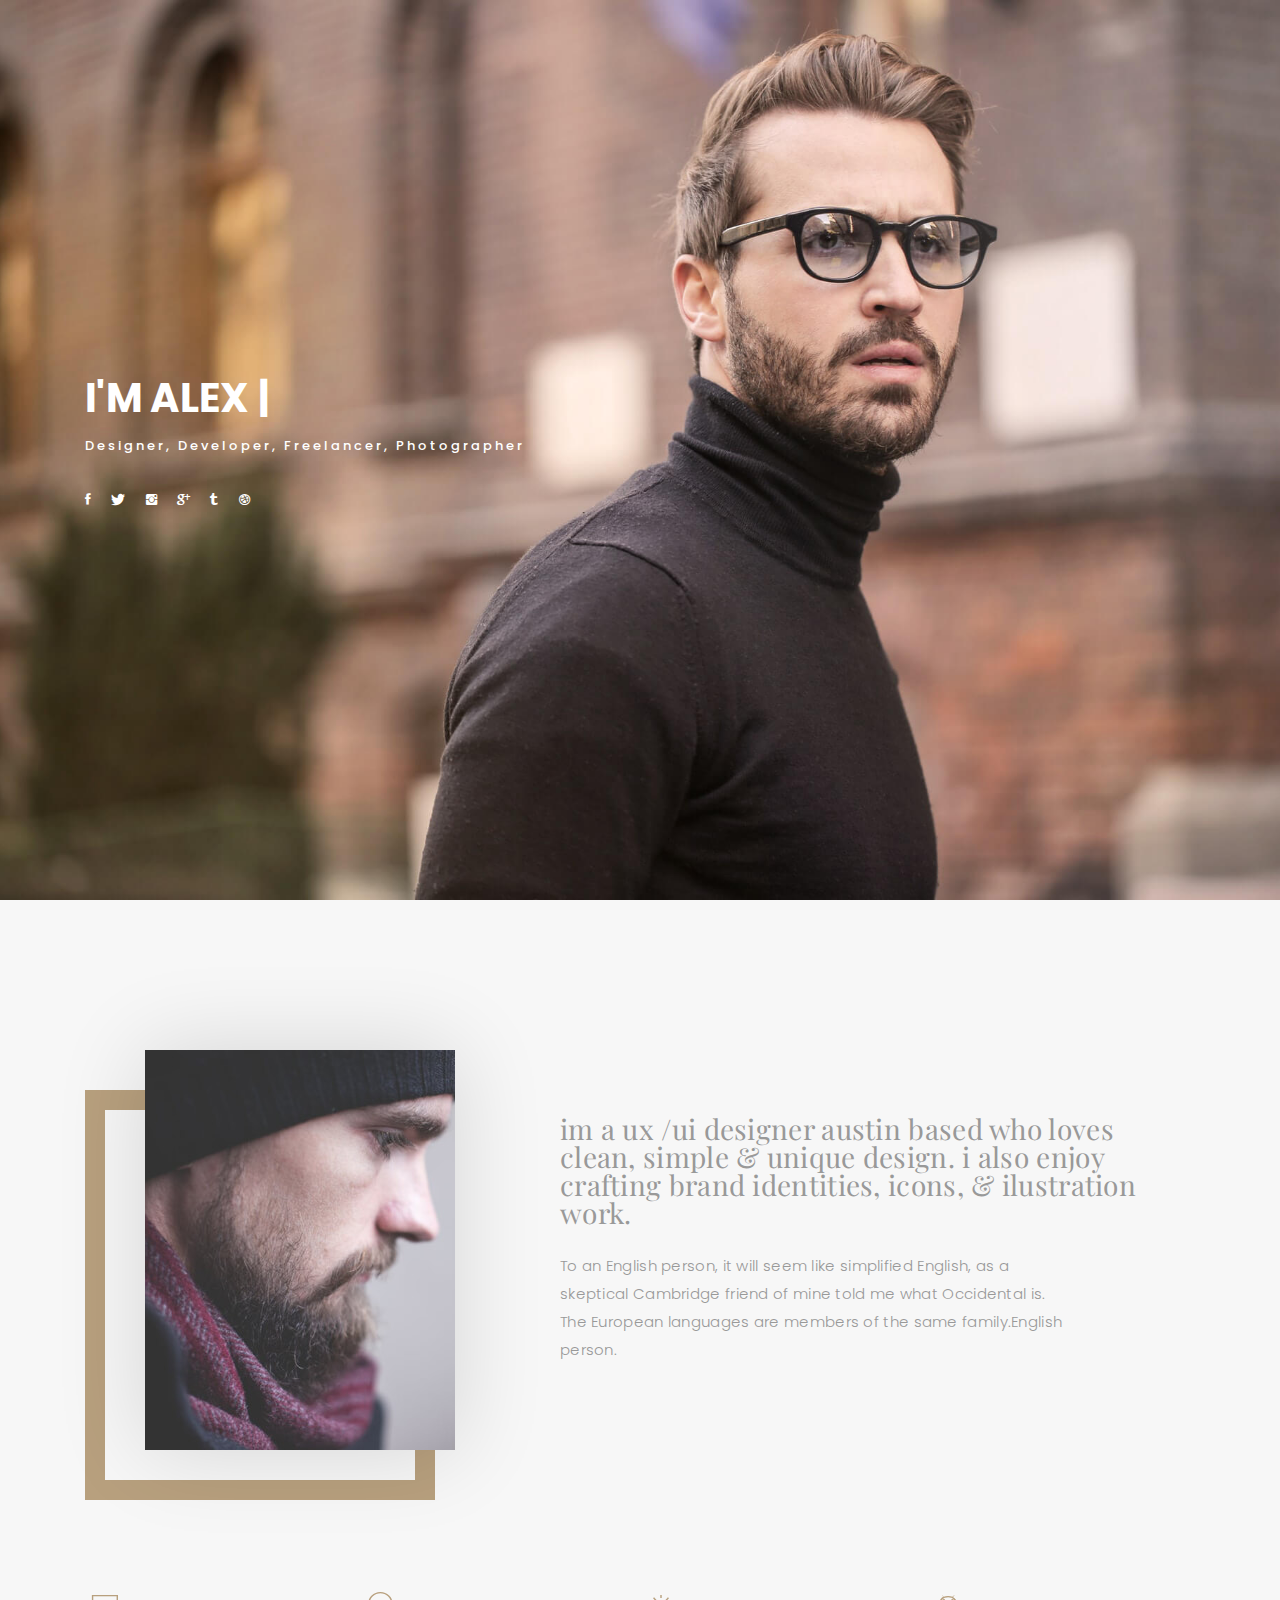
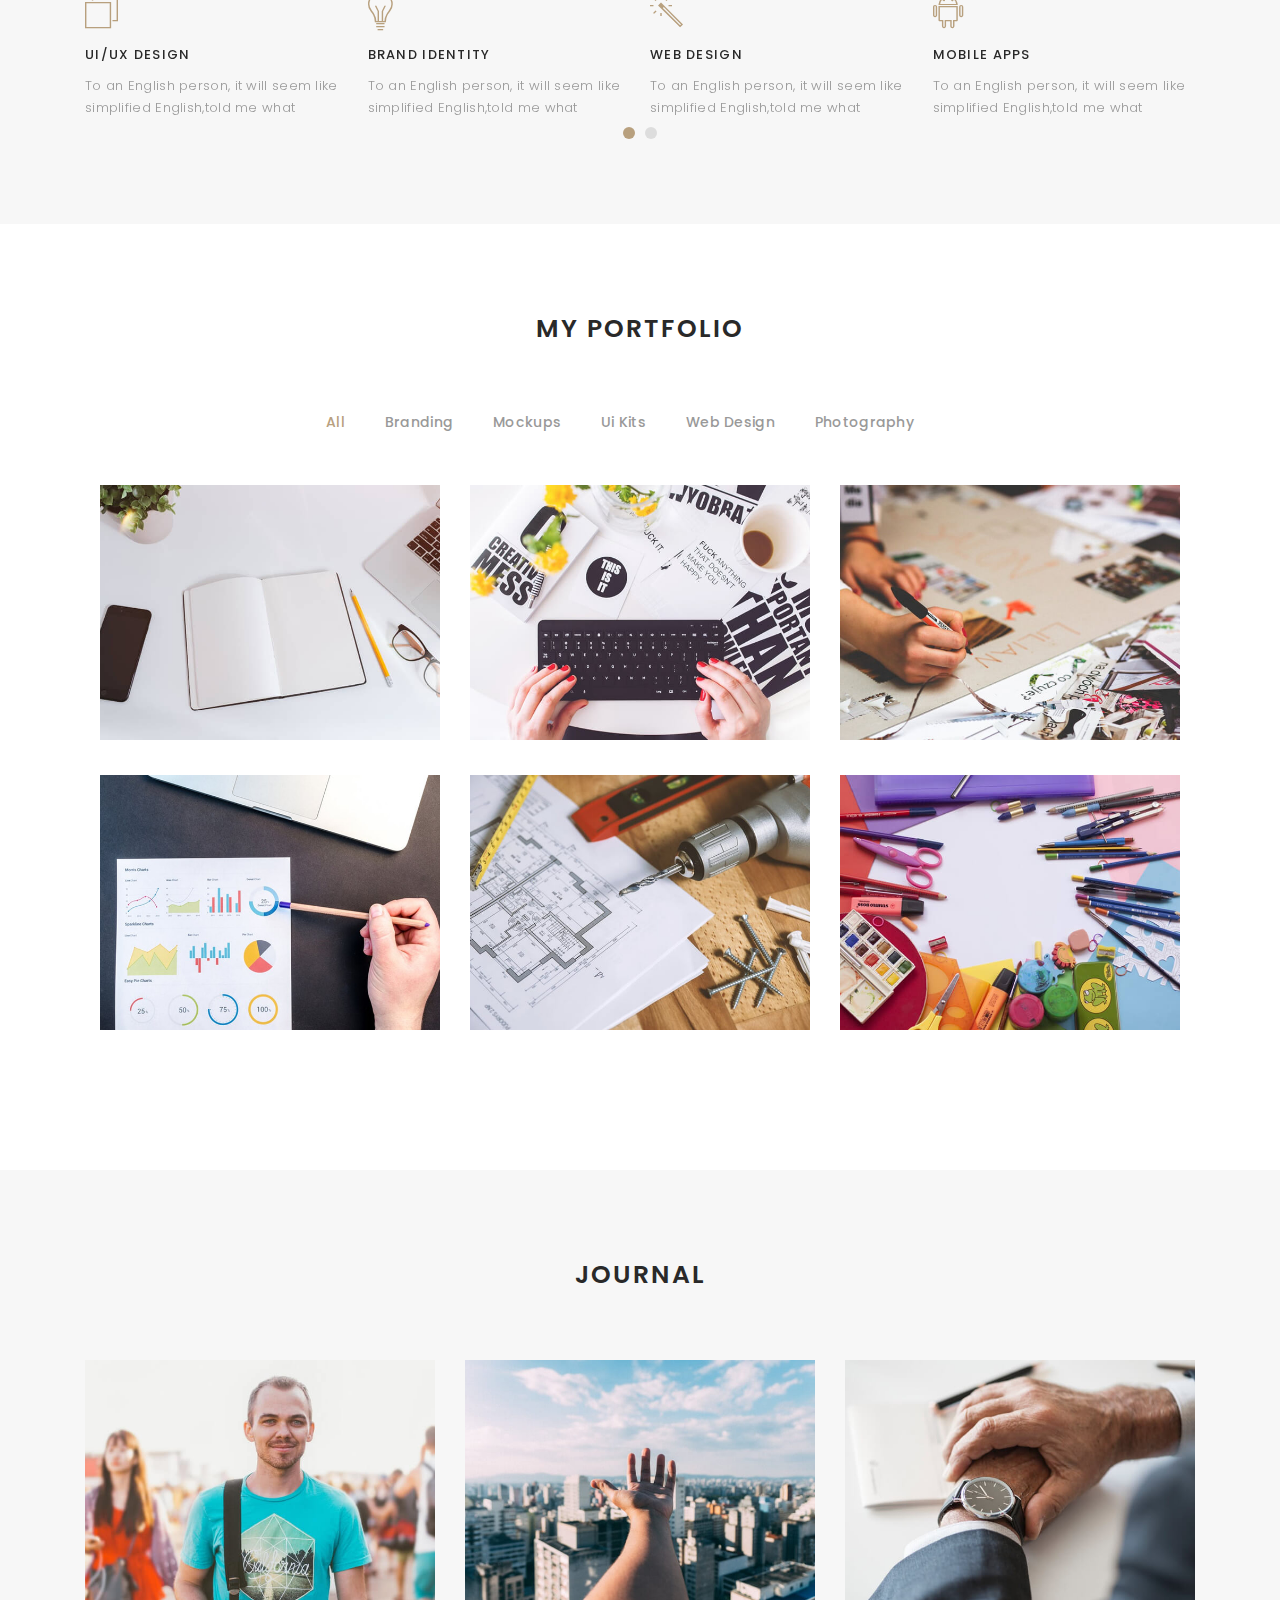
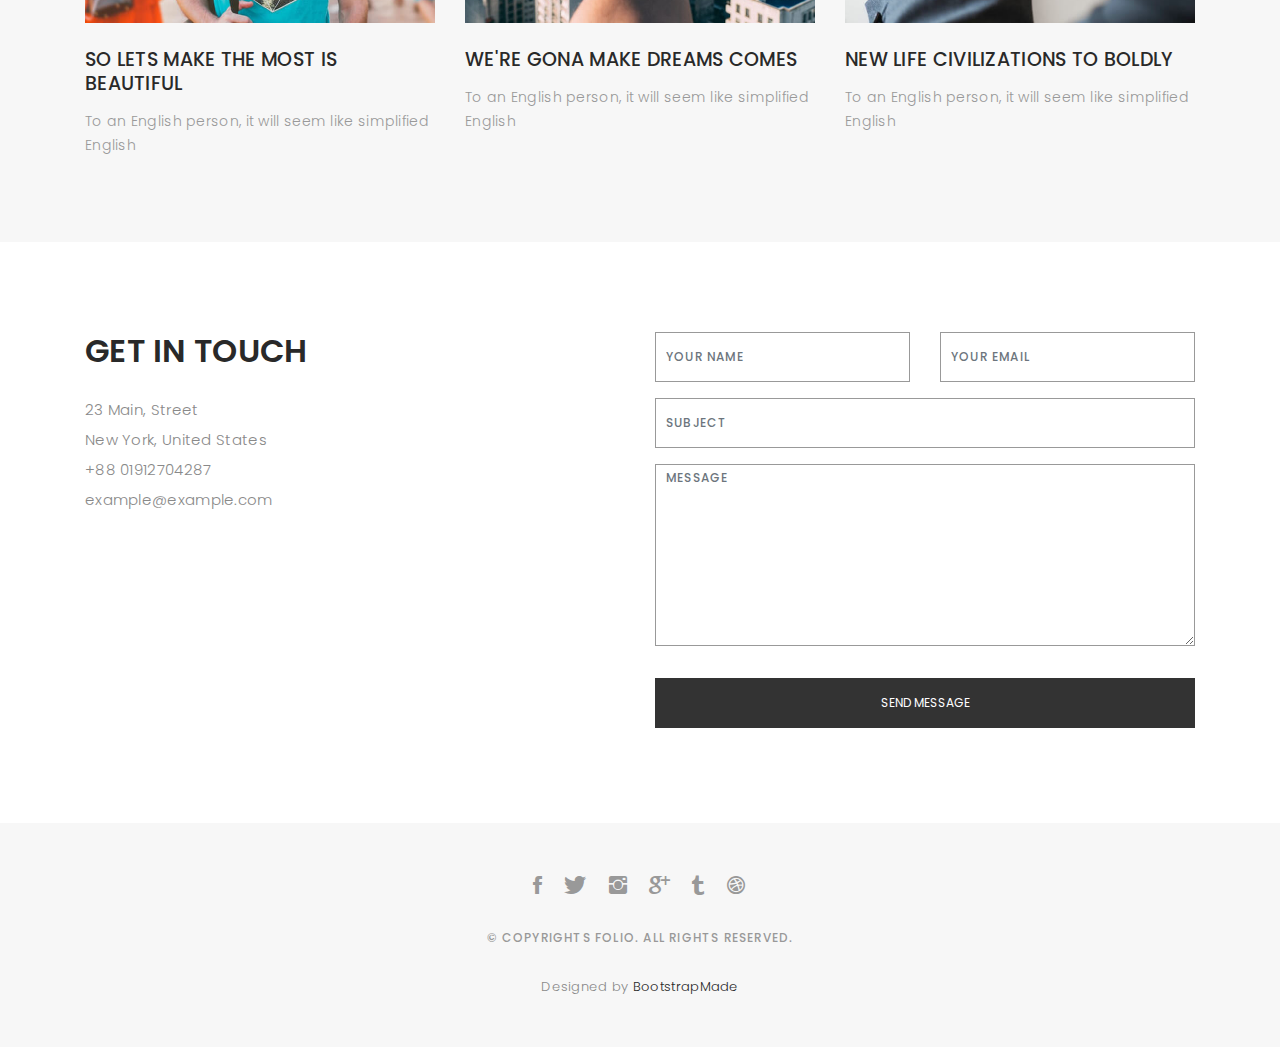
<file: Folio/Folio/index.html>
<!DOCTYPE html>
<html lang="en">

<head>
  <meta charset="utf-8">
  <meta content="width=device-width, initial-scale=1.0" name="viewport">

  <title>Folio Bootstrap Template - Index</title>
  <meta content="" name="descriptison">
  <meta content="" name="keywords">

  <!-- Favicons -->
  <link href="assets/img/favicon.png" rel="icon">
  <link href="assets/img/apple-touch-icon.png" rel="apple-touch-icon">

  <!-- Google Fonts -->
  <link href="https://fonts.googleapis.com/css?family=Poppins:300,300i,400,400i,500,500i,600,600i,700,700i|Playfair+Display:400,400i,500,500i,600,600i,700,700i,900,900i" rel="stylesheet">

  <!-- Vendor CSS Files -->
  <link href="assets/vendor/bootstrap/css/bootstrap.min.css" rel="stylesheet">
  <link href="assets/vendor/hover/hover.min.css" rel="stylesheet">
  <link href="assets/vendor/ionicons/css/ionicons.min.css" rel="stylesheet">
  <link href="assets/vendor/venobox/venobox.css" rel="stylesheet">
  <link href="assets/vendor/owl.carousel/assets/owl.carousel.min.css" rel="stylesheet">

  <!-- Template Main CSS File -->
  <link href="assets/css/style.css" rel="stylesheet">

  <!-- =======================================================
  * Template Name: Folio - v2.0.1
  * Template URL: https://bootstrapmade.com/folio-bootstrap-portfolio-template/
  * Author: BootstrapMade.com
  * License: https://bootstrapmade.com/license/
  ======================================================== -->
</head>

<body>

  <!-- ======= Navbar ======= -->
  <nav id="main-nav">
    <div class="row">
      <div class="container">

        <div class="logo">
          <a href="index.html"><img src="assets/img//logo.png" alt="logo"></a>
        </div>

        <div class="responsive"><i data-icon="m" class="ion-navicon-round"></i></div>

        <ul class="nav-menu list-unstyled">
          <li><a href="#header" class="smoothScroll">Home</a></li>
          <li><a href="#about" class="smoothScroll">About</a></li>
          <li><a href="#portfolio" class="smoothScroll">Portfolio</a></li>
          <li><a href="#journal" class="smoothScroll">Blog</a></li>
          <li><a href="#contact" class="smoothScroll">Contact</a></li>
        </ul>

      </div>
    </div>
  </nav><!-- End Navbar -->

  <!-- ======= Hero Section ======= -->
  <div id="hero" class="home">

    <div class="container">
      <div class="hero-content">
        <h1>I'm <span class="typed"></span></h1>
        <p class="typed-items" data-typed-person="Alex Smith">Designer, Developer, Freelancer, Photographer</p>

        <ul class="list-unstyled list-social">
          <li><a href="#"><i class="ion-social-facebook"></i></a></li>
          <li><a href="#"><i class="ion-social-twitter"></i></a></li>
          <li><a href="#"><i class="ion-social-instagram"></i></a></li>
          <li><a href="#"><i class="ion-social-googleplus"></i></a></li>
          <li><a href="#"><i class="ion-social-tumblr"></i></a></li>
          <li><a href="#"><i class="ion-social-dribbble"></i></a></li>
        </ul>
      </div>
    </div>
  </div><!-- End Hero -->

  <main id="main">

    <!-- ======= About Section ======= -->
    <div id="about" class="paddsection">
      <div class="container">
        <div class="row justify-content-between">

          <div class="col-lg-4 ">
            <div class="div-img-bg">
              <div class="about-img">
                <img src="assets/img/me.jpg" class="img-responsive" alt="me">
              </div>
            </div>
          </div>

          <div class="col-lg-7">
            <div class="about-descr">

              <p class="p-heading">im a ux /ui designer austin based who loves clean, simple & unique design. i also enjoy crafting brand identities, icons, & ilustration work. </p>
              <p class="separator">To an English person, it will seem like simplified English, as a skeptical Cambridge friend of mine told me what Occidental is. The European languages are members of the same family.English person.</p>

            </div>

          </div>
        </div>
      </div>
    </div><!-- End About Section -->

    <!-- ======= Services Section ======= -->
    <div id="services">
      <div class="container">

        <div class="services-carousel owl-theme">

          <div class="services-block">

            <i class="ion-ios-browsers-outline"></i>
            <span>UI/UX DESIGN</span>
            <p class="separator">To an English person, it will seem like simplified English,told me what </p>

          </div>

          <div class="services-block">

            <i class="ion-ios-lightbulb-outline"></i>
            <span>BRAND IDENTITY</span>
            <p class="separator">To an English person, it will seem like simplified English,told me what </p>

          </div>

          <div class="services-block">

            <i class="ion-ios-color-wand-outline"></i>
            <span>WEB DESIGN</span>
            <p class="separator">To an English person, it will seem like simplified English,told me what </p>

          </div>

          <div class="services-block">

            <i class="ion-social-android-outline"></i>
            <span>MOBILE APPS</span>
            <p class="separator">To an English person, it will seem like simplified English,told me what </p>

          </div>

          <div class="services-block">

            <i class="ion-ios-analytics-outline"></i>
            <span>Analytics</span>
            <p class="separator">To an English person, it will seem like simplified English,told me what </p>

          </div>

          <div class="services-block">

            <i class="ion-ios-camera-outline"></i>
            <span>PHOTOGRAPHY</span>
            <p class="separator">To an English person, it will seem like simplified English,told me what </p>

          </div>

        </div>

      </div>

    </div><!-- End Services Section -->

    <!-- ======= Portfolio Section ======= -->
    <div id="portfolio" class="text-center paddsection">

      <div class="container">
        <div class="section-title text-center">
          <h2>My Portfolio</h2>
        </div>
      </div>

      <div class="container">
        <div class="row">
          <div class="col-md-12">

            <div class="portfolio-list">

              <ul class="nav list-unstyled" id="portfolio-flters">
                <li class="filter filter-active" data-filter=".all">all</li>
                <li class="filter" data-filter=".branding">branding</li>
                <li class="filter" data-filter=".mockups">mockups</li>
                <li class="filter" data-filter=".uikits">ui kits</li>
                <li class="filter" data-filter=".webdesign">web design</li>
                <li class="filter" data-filter=".photography">photography</li>
              </ul>

            </div>

            <div class="portfolio-container">

              <div class="col-lg-4 col-md-6 portfolio-thumbnail all branding uikits webdesign">
                <a class="popup-img" href="assets/img/portfolio/1.jpg">
                  <img src="assets/img/portfolio/1.jpg" alt="img">
                </a>
              </div>

              <div class="col-lg-4 col-md-6 portfolio-thumbnail all mockups uikits photography">
                <a class="popup-img" href="assets/img/portfolio/2.jpg">
                  <img src="assets/img/portfolio/2.jpg" alt="img">
                </a>
              </div>

              <div class="col-lg-4 col-md-6 portfolio-thumbnail all branding webdesig photographyn">
                <a class="popup-img" href="assets/img/portfolio/3.jpg">
                  <img src="assets/img/portfolio/3.jpg" alt="img">
                </a>
              </div>

              <div class="col-lg-4 col-md-6 portfolio-thumbnail all mockups webdesign photography">
                <a class="popup-img" href="assets/img/portfolio/4.jpg">
                  <img src="assets/img/portfolio/4.jpg" alt="img">
                </a>
              </div>

              <div class="col-lg-4 col-md-6 portfolio-thumbnail all branding uikits photography">
                <a class="popup-img" href="assets/img/portfolio/5.jpg">
                  <img src="assets/img/portfolio/5.jpg" alt="img">
                </a>
              </div>

              <div class="col-lg-4 col-md-6 portfolio-thumbnail all mockups uikits webdesign">
                <a class="popup-img" href="assets/img/portfolio/6.jpg">
                  <img src="assets/img/portfolio/6.jpg" alt="img">
                </a>
              </div>

            </div>
          </div>
        </div>
      </div>

    </div><!-- End Portfolio Section -->

    <!-- ======= Journal Section ======= -->
    <div id="journal" class="text-left paddsection">

      <div class="container">
        <div class="section-title text-center">
          <h2>journal</h2>
        </div>
      </div>

      <div class="container">
        <div class="journal-block">
          <div class="row">

            <div class="col-lg-4 col-md-6">
              <div class="journal-info">

                <a href="blog-single.html"><img src="assets/img/blog-post-1.jpg" class="img-responsive" alt="img"></a>

                <div class="journal-txt">

                  <h4><a href="blog-single.html">SO LETS MAKE THE MOST IS BEAUTIFUL</a></h4>
                  <p class="separator">To an English person, it will seem like simplified English
                  </p>

                </div>

              </div>
            </div>

            <div class="col-lg-4 col-md-6">
              <div class="journal-info">

                <a href="blog-single.html"><img src="assets/img/blog-post-2.jpg" class="img-responsive" alt="img"></a>

                <div class="journal-txt">

                  <h4><a href="#blog-single.html">WE'RE GONA MAKE DREAMS COMES</a></h4>
                  <p class="separator">To an English person, it will seem like simplified English
                  </p>

                </div>

              </div>
            </div>

            <div class="col-lg-4 col-md-6">
              <div class="journal-info">

                <a href="blog-single.html"><img src="assets/img/blog-post-3.jpg" class="img-responsive" alt="img"></a>

                <div class="journal-txt">

                  <h4><a href="blog-single.html">NEW LIFE CIVILIZATIONS TO BOLDLY</a></h4>
                  <p class="separator">To an English person, it will seem like simplified English
                  </p>

                </div>

              </div>
            </div>

          </div>
        </div>
      </div>

    </div><!-- End Journal Section -->

    <!-- ======= Contact Section ======= -->
    <div id="contact" class="paddsection">
      <div class="container">
        <div class="contact-block1">
          <div class="row">

            <div class="col-lg-6">
              <div class="contact-contact">

                <h2 class="mb-30">GET IN TOUCH</h2>

                <ul class="contact-details">
                  <li><span>23 Main, Street</span></li>
                  <li><span>New York, United States</span></li>
                  <li><span>+88 01912704287</span></li>
                  <li><span>example@example.com</span></li>
                </ul>

              </div>
            </div>

            <div class="col-lg-6">
              <form action="forms/contact.php" method="post" role="form" class="php-email-form">
                <div class="row">

                  <div class="col-lg-6">
                    <div class="form-group contact-block1">
                      <input type="text" name="name" class="form-control" id="name" placeholder="Your Name" data-rule="minlen:4" data-msg="Please enter at least 4 chars" />
                      <div class="validate"></div>
                    </div>
                  </div>

                  <div class="col-lg-6">
                    <div class="form-group">
                      <input type="email" class="form-control" name="email" id="email" placeholder="Your Email" data-rule="email" data-msg="Please enter a valid email" />
                      <div class="validate"></div>
                    </div>
                  </div>

                  <div class="col-lg-12">
                    <div class="form-group">
                      <input type="text" class="form-control" name="subject" id="subject" placeholder="Subject" data-rule="minlen:4" data-msg="Please enter at least 8 chars of subject" />
                      <div class="validate"></div>
                    </div>
                  </div>

                  <div class="col-lg-12">
                    <div class="form-group">
                      <textarea class="form-control" name="message" rows="12" data-rule="required" data-msg="Please write something for us" placeholder="Message"></textarea>
                      <div class="validate"></div>
                    </div>
                  </div>

                  <div class="col-lg-12 mb-3">
                    <div class="loading">Loading</div>
                    <div class="error-message"></div>
                    <div class="sent-message">Your message has been sent. Thank you!</div>
                  </div>

                  <div class="col-lg-12">
                    <input type="submit" class="btn btn-defeault btn-send" value="Send message">
                  </div>

                </div>
              </form>
            </div>
          </div>
        </div>
      </div>
    </div><!-- End Contact Section -->

  </main><!-- End #main -->

  <!-- ======= Footer ======= -->
  <div id="footer" class="text-center">
    <div class="container">
      <div class="socials-media text-center">

        <ul class="list-unstyled">
          <li><a href="#"><i class="ion-social-facebook"></i></a></li>
          <li><a href="#"><i class="ion-social-twitter"></i></a></li>
          <li><a href="#"><i class="ion-social-instagram"></i></a></li>
          <li><a href="#"><i class="ion-social-googleplus"></i></a></li>
          <li><a href="#"><i class="ion-social-tumblr"></i></a></li>
          <li><a href="#"><i class="ion-social-dribbble"></i></a></li>
        </ul>

      </div>

      <p>&copy; Copyrights Folio. All rights reserved.</p>

      <div class="credits">
        <!--
        All the links in the footer should remain intact.
        You can delete the links only if you purchased the pro version.
        Licensing information: https://bootstrapmade.com/license/
        Purchase the pro version with working PHP/AJAX contact form: https://bootstrapmade.com/buy/?theme=Folio
      -->
        Designed by <a href="https://bootstrapmade.com/">BootstrapMade</a>
      </div>

    </div>
  </div><!-- End Footer -->

  <!-- Vendor JS Files -->
  <script src="assets/vendor/jquery/jquery.min.js"></script>
  <script src="assets/vendor/bootstrap/js/bootstrap.bundle.min.js"></script>
  <script src="assets/vendor/jquery.easing/jquery.easing.min.js"></script>
  <script src="assets/vendor/php-email-form/validate.js"></script>
  <script src="assets/vendor/typed/typed.js"></script>
  <script src="assets/vendor/jquery-sticky/jquery.sticky.js"></script>
  <script src="assets/vendor/isotope-layout/isotope.pkgd.min.js"></script>
  <script src="assets/vendor/venobox/venobox.min.js"></script>
  <script src="assets/vendor/owl.carousel/owl.carousel.min.js"></script>

  <!-- Template Main JS File -->
  <script src="assets/js/main.js"></script>

</body>

</html>
</file>
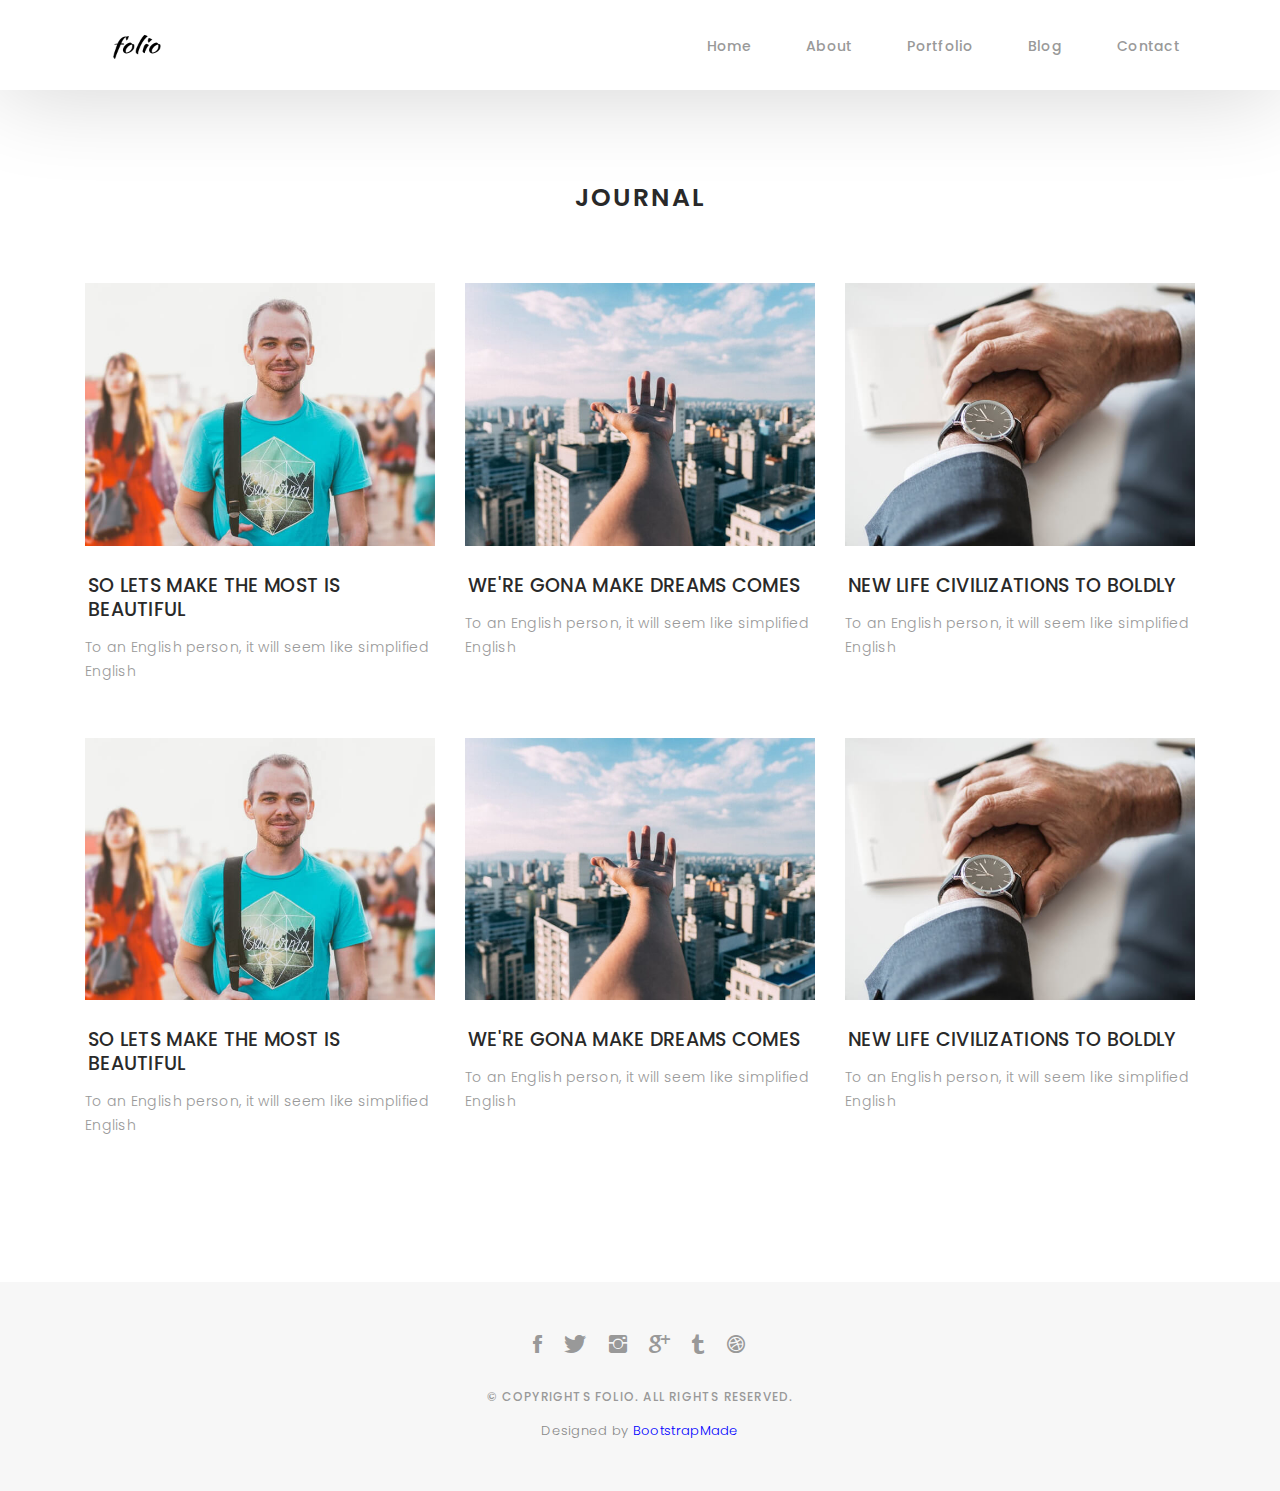
<file: blog-grid.html>
<!DOCTYPE html>
<html lang="en">

<head>
  <meta charset="utf-8">
  <meta content="width=device-width, initial-scale=1.0" name="viewport">

  <title>Folio Bootstrap Template - Blog Grid</title>
  <meta content="" name="descriptison">
  <meta content="" name="keywords">

  <!-- Favicons -->
  <link href="assets/img/favicon.png" rel="icon">
  <link href="assets/img/apple-touch-icon.png" rel="apple-touch-icon">

  <!-- Google Fonts -->
  <link href="https://fonts.googleapis.com/css?family=Poppins:300,300i,400,400i,500,500i,600,600i,700,700i|Playfair+Display:400,400i,500,500i,600,600i,700,700i,900,900i" rel="stylesheet">

  <!-- Vendor CSS Files -->
  <link href="assets/vendor/bootstrap/css/bootstrap.min.css" rel="stylesheet">
  <link href="assets/vendor/hover/hover.min.css" rel="stylesheet">
  <link href="assets/vendor/ionicons/css/ionicons.min.css" rel="stylesheet">
  <link href="assets/vendor/venobox/venobox.css" rel="stylesheet">
  <link href="assets/vendor/owl.carousel/assets/owl.carousel.min.css" rel="stylesheet">

  <!-- Template Main CSS File -->
  <link href="assets/css/style.css" rel="stylesheet">

  <!-- =======================================================
  * Template Name: Folio - v2.0.1
  * Template URL: https://bootstrapmade.com/folio-bootstrap-portfolio-template/
  * Author: BootstrapMade.com
  * License: https://bootstrapmade.com/license/
  ======================================================== -->
</head>

<body>

  <!-- ======= Navbar ======= -->
  <nav id="main-nav-subpage" class="subpage-nav">
    <div class="row">
      <div class="container">

        <div class="logo">
          <a href="index.html"><img src="assets/img//logo.png" alt="logo"></a>
        </div>

        <div class="responsive"><i data-icon="m" class="ion-navicon-round"></i></div>

        <ul class="nav-menu list-unstyled">
          <li><a href="#header" class="smoothScroll">Home</a></li>
          <li><a href="#about" class="smoothScroll">About</a></li>
          <li><a href="#portfolio" class="smoothScroll">Portfolio</a></li>
          <li><a href="#journal" class="smoothScroll">Blog</a></li>
          <li><a href="#contact" class="smoothScroll">Contact</a></li>
        </ul>

      </div>
    </div>
  </nav><!-- End Navbar -->

  <main id="main">

    <!-- ======= Blog Grid ======= -->
    <div id="journal-blog" class="text-left  paddsections">

      <div class="container">
        <div class="section-title text-center">
          <h2>journal</h2>
        </div>
      </div>

      <div class="container">
        <div class="journal-block">
          <div class="row">

            <div class="col-lg-4 col-md-6">
              <div class="journal-info mb-30">

                <a href="blog-single.html"><img src="assets/img/blog-post-1.jpg" class="img-responsive" alt="img"></a>

                <div class="journal-txt">

                  <h4><a href="blog-single.html">SO LETS MAKE THE MOST IS BEAUTIFUL</a></h4>
                  <p class="separator">To an English person, it will seem like simplified English
                  </p>

                </div>

              </div>
            </div>

            <div class="col-lg-4 col-md-6">
              <div class="journal-info mb-30">

                <a href="blog-single.html"><img src="assets/img/blog-post-2.jpg" class="img-responsive" alt="img"></a>

                <div class="journal-txt">

                  <h4><a href="blog-single.html">WE'RE GONA MAKE DREAMS COMES</a></h4>
                  <p class="separator">To an English person, it will seem like simplified English
                  </p>

                </div>

              </div>
            </div>

            <div class="col-lg-4 col-md-6">
              <div class="journal-info mb-30">

                <a href="blog-single.html"><img src="assets/img/blog-post-3.jpg" class="img-responsive" alt="img"></a>

                <div class="journal-txt">

                  <h4><a href="blog-single.html">NEW LIFE CIVILIZATIONS TO BOLDLY</a></h4>
                  <p class="separator">To an English person, it will seem like simplified English
                  </p>

                </div>

              </div>
            </div>

            <div class="col-lg-4 col-md-6">
              <div class="journal-info mb-30">

                <a href="blog-single.html"><img src="assets/img/blog-post-1.jpg" class="img-responsive" alt="img"></a>

                <div class="journal-txt">

                  <h4><a href="blog-single.html">SO LETS MAKE THE MOST IS BEAUTIFUL</a></h4>
                  <p class="separator">To an English person, it will seem like simplified English
                  </p>

                </div>

              </div>
            </div>

            <div class="col-lg-4 col-md-6">
              <div class="journal-info mb-30">

                <a href="blog-single.html"><img src="assets/img/blog-post-2.jpg" class="img-responsive" alt="img"></a>

                <div class="journal-txt">

                  <h4><a href="blog-single.html">WE'RE GONA MAKE DREAMS COMES</a></h4>
                  <p class="separator">To an English person, it will seem like simplified English
                  </p>

                </div>

              </div>
            </div>

            <div class="col-lg-4 col-md-6">
              <div class="journal-info mb-30">

                <a href="blog-single.html"><img src="assets/img/blog-post-3.jpg" class="img-responsive" alt="img"></a>

                <div class="journal-txt">

                  <h4><a href="blog-single.html">NEW LIFE CIVILIZATIONS TO BOLDLY</a></h4>
                  <p class="separator">To an English person, it will seem like simplified English
                  </p>

                </div>

              </div>
            </div>

          </div>
        </div>
      </div>
    </div><!-- End Blog Grid -->

  </main><!-- End #main -->

  <!-- ======= Footer ======= -->
  <div id="footer" class="text-center">
    <div class="container">
      <div class="socials-media text-center">

        <ul class="list-unstyled">
          <li><a href="#"><i class="ion-social-facebook"></i></a></li>
          <li><a href="#"><i class="ion-social-twitter"></i></a></li>
          <li><a href="#"><i class="ion-social-instagram"></i></a></li>
          <li><a href="#"><i class="ion-social-googleplus"></i></a></li>
          <li><a href="#"><i class="ion-social-tumblr"></i></a></li>
          <li><a href="#"><i class="ion-social-dribbble"></i></a></li>
        </ul>

      </div>

      <p>&copy; Copyrights Folio. All rights reserved.</p>

      <div class="credits">
        <!--
        All the links in the footer should remain intact.
        You can delete the links only if you purchased the pro version.
        Licensing information: https://bootstrapmade.com/license/
        Purchase the pro version with working PHP/AJAX contact form: https://bootstrapmade.com/buy/?theme=Folio
      -->
        Designed by <a href="https://bootstrapmade.com/">BootstrapMade</a>
      </div>

    </div>
  </div><!-- End Footer -->

  <!-- Vendor JS Files -->
  <script src="assets/vendor/jquery/jquery.min.js"></script>
  <script src="assets/vendor/bootstrap/js/bootstrap.bundle.min.js"></script>
  <script src="assets/vendor/jquery.easing/jquery.easing.min.js"></script>
  <script src="assets/vendor/php-email-form/validate.js"></script>
  <script src="assets/vendor/typed/typed.js"></script>
  <script src="assets/vendor/jquery-sticky/jquery.sticky.js"></script>
  <script src="assets/vendor/isotope-layout/isotope.pkgd.min.js"></script>
  <script src="assets/vendor/venobox/venobox.min.js"></script>
  <script src="assets/vendor/owl.carousel/owl.carousel.min.js"></script>

  <!-- Template Main JS File -->
  <script src="assets/js/main.js"></script>

</body>

</html>
</file>
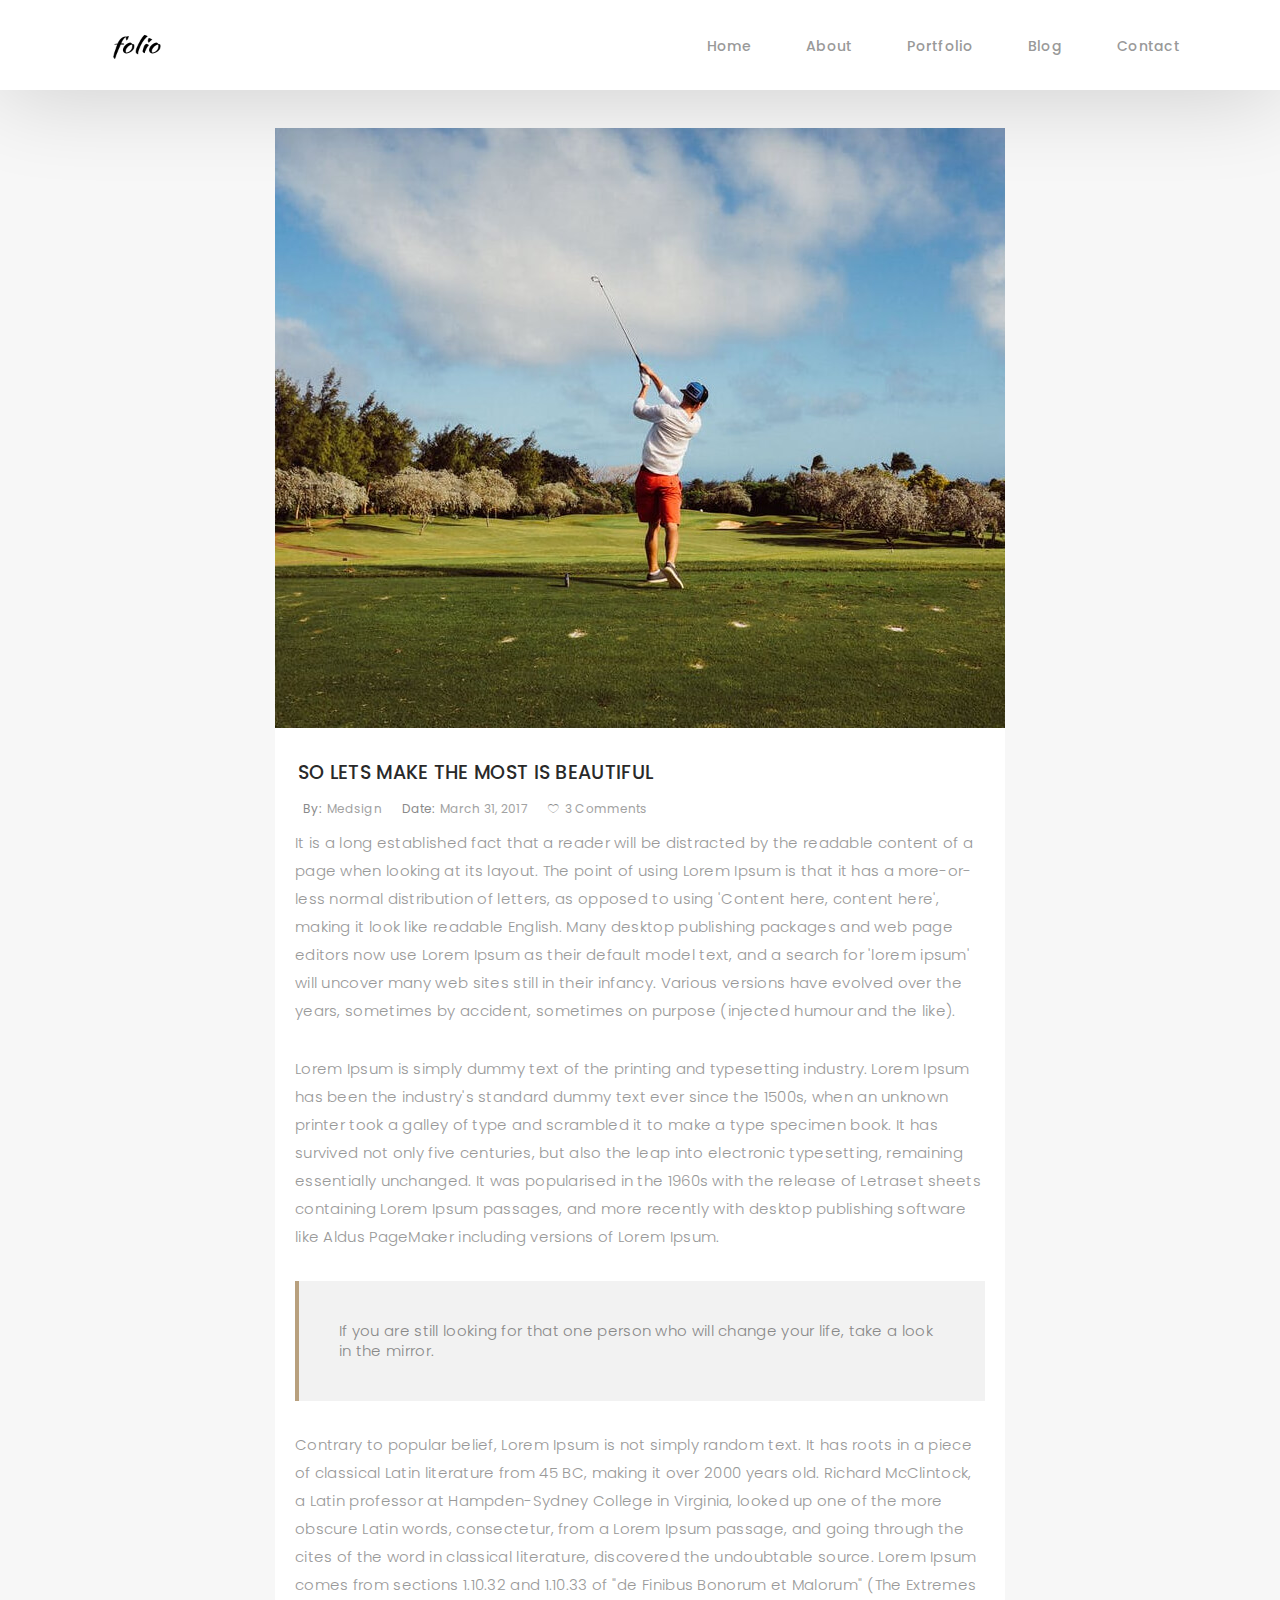
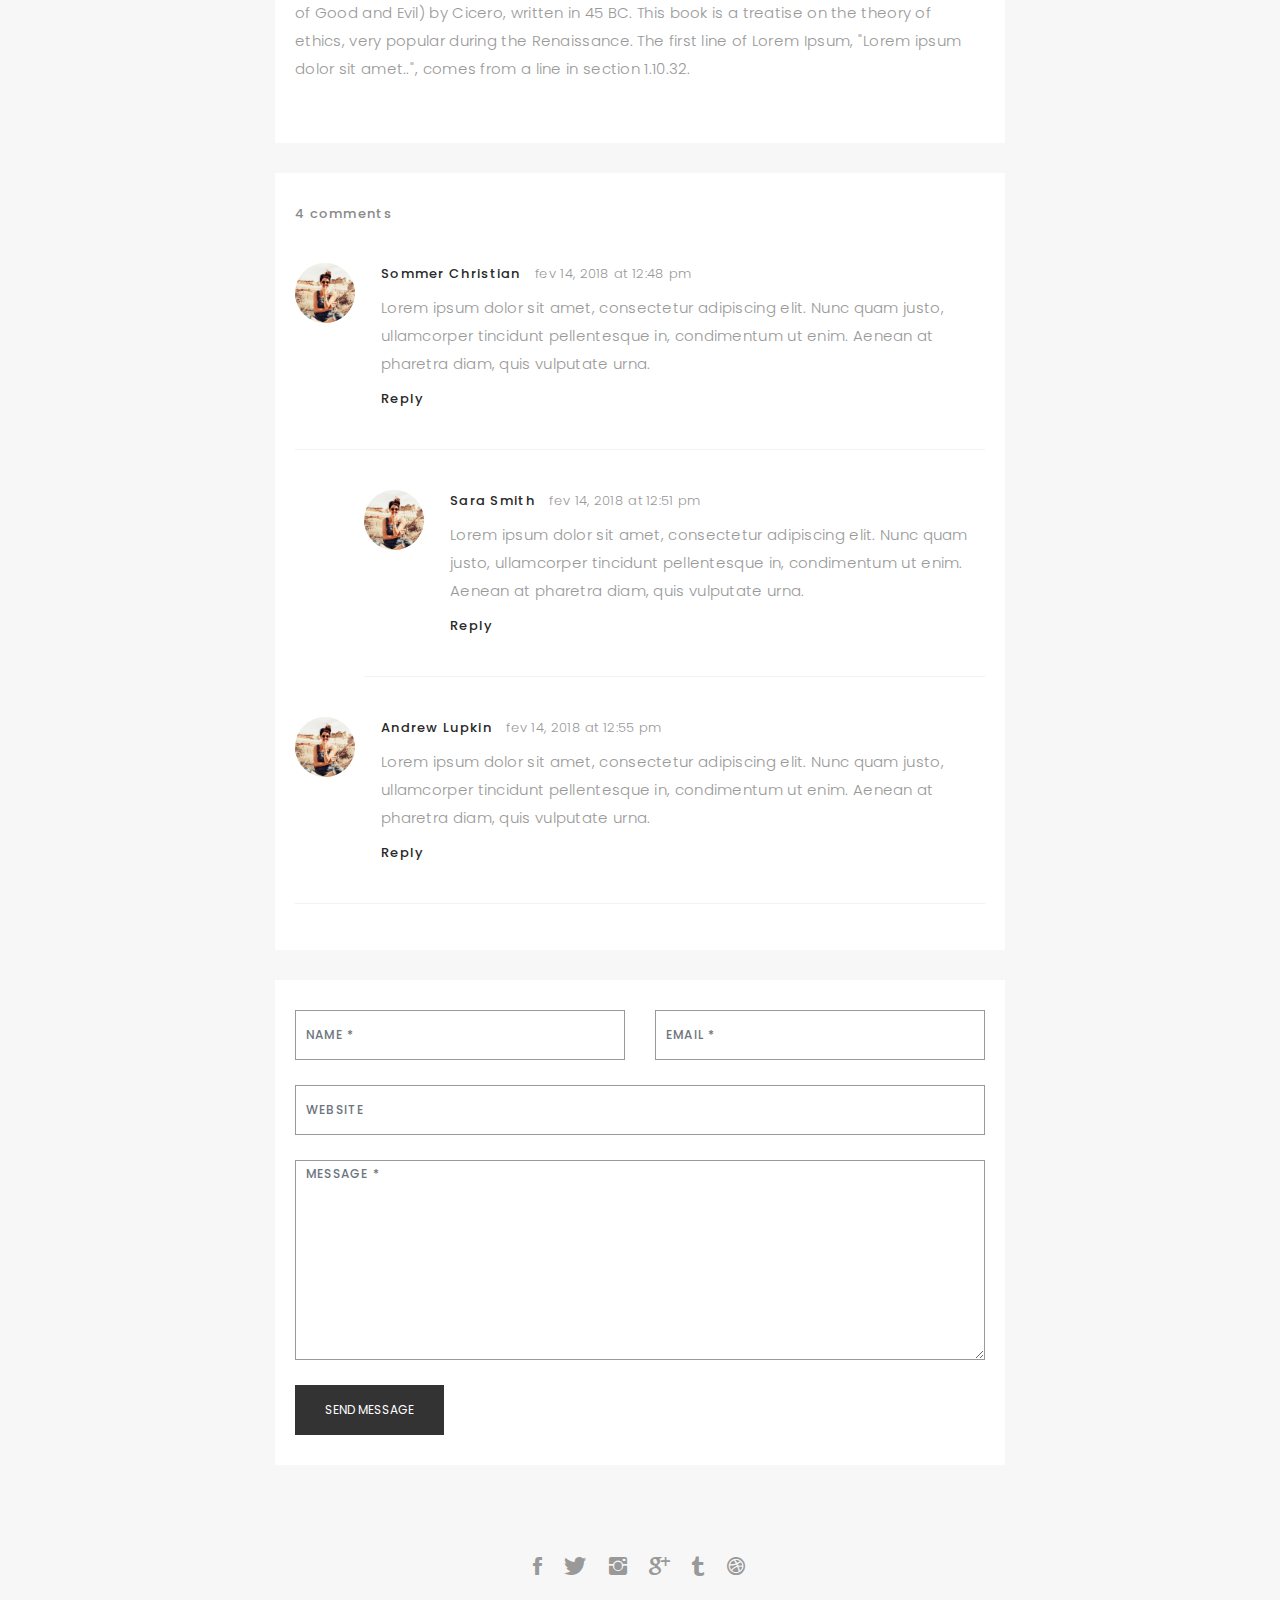
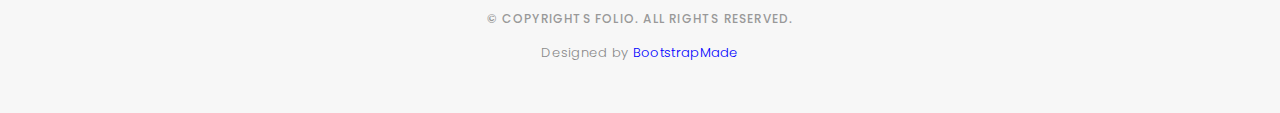
<file: blog-single.html>
<!DOCTYPE html>
<html lang="en">

<head>
  <meta charset="utf-8">
  <meta content="width=device-width, initial-scale=1.0" name="viewport">

  <title>Folio Bootstrap Template - Blog Single</title>
  <meta content="" name="descriptison">
  <meta content="" name="keywords">

  <!-- Favicons -->
  <link href="assets/img/favicon.png" rel="icon">
  <link href="assets/img/apple-touch-icon.png" rel="apple-touch-icon">

  <!-- Google Fonts -->
  <link href="https://fonts.googleapis.com/css?family=Poppins:300,300i,400,400i,500,500i,600,600i,700,700i|Playfair+Display:400,400i,500,500i,600,600i,700,700i,900,900i" rel="stylesheet">

  <!-- Vendor CSS Files -->
  <link href="assets/vendor/bootstrap/css/bootstrap.min.css" rel="stylesheet">
  <link href="assets/vendor/hover/hover.min.css" rel="stylesheet">
  <link href="assets/vendor/ionicons/css/ionicons.min.css" rel="stylesheet">
  <link href="assets/vendor/venobox/venobox.css" rel="stylesheet">
  <link href="assets/vendor/owl.carousel/assets/owl.carousel.min.css" rel="stylesheet">

  <!-- Template Main CSS File -->
  <link href="assets/css/style.css" rel="stylesheet">

  <!-- =======================================================
  * Template Name: Folio - v2.0.1
  * Template URL: https://bootstrapmade.com/folio-bootstrap-portfolio-template/
  * Author: BootstrapMade.com
  * License: https://bootstrapmade.com/license/
  ======================================================== -->
</head>

<body>

  <!-- ======= Navbar ======= -->
  <nav id="main-nav-subpage" class="subpage-nav">
    <div class="row">
      <div class="container">

        <div class="logo">
          <a href="index.html"><img src="assets/img//logo.png" alt="logo"></a>
        </div>

        <div class="responsive"><i data-icon="m" class="ion-navicon-round"></i></div>

        <ul class="nav-menu list-unstyled">
          <li><a href="#header" class="smoothScroll">Home</a></li>
          <li><a href="#about" class="smoothScroll">About</a></li>
          <li><a href="#portfolio" class="smoothScroll">Portfolio</a></li>
          <li><a href="#journal" class="smoothScroll">Blog</a></li>
          <li><a href="#contact" class="smoothScroll">Contact</a></li>
        </ul>

      </div>
    </div>
  </nav><!-- End Navbar -->

  <main id="main">

    <!-- ======= Blog Single ======= -->
    <div class="main-content paddsection">
      <div class="container">
        <div class="row justify-content-center">
          <div class="col-md-8 col-md-offset-2">
            <div class="row">
              <div class="container-main single-main">
                <div class="col-md-12">
                  <div class="block-main mb-30">
                    <img src="assets/img/blog-post-big.jpg" class="img-responsive" alt="reviews2">
                    <div class="content-main single-post padDiv">
                      <div class="journal-txt">
                        <h4><a href="#">SO LETS MAKE THE MOST IS BEAUTIFUL</a></h4>
                      </div>
                      <div class="post-meta">
                        <ul class="list-unstyled mb-0">
                          <li class="author">by:<a href="#">medsign</a></li>
                          <li class="date">date:<a href="#">March 31, 2017</a></li>
                          <li class="commont"><i class="ion-ios-heart-outline"></i><a href="#">3 Comments</a></li>
                        </ul>
                      </div>
                      <p class="mb-30">It is a long established fact that a reader will be distracted by the readable content of a page when looking at its layout. The point of using Lorem Ipsum is that it has a more-or-less normal distribution of letters, as opposed to
                        using 'Content here, content here', making it look like readable English. Many desktop publishing packages and web page editors now use Lorem Ipsum as their default model text, and a search for 'lorem ipsum' will uncover many web
                        sites still in their infancy. Various versions have evolved over the years, sometimes by accident, sometimes on purpose (injected humour and the like).</p>
                      <p class="mb-30">Lorem Ipsum is simply dummy text of the printing and typesetting industry. Lorem Ipsum has been the industry's standard dummy text ever since the 1500s, when an unknown printer took a galley of type and scrambled it to make a type
                        specimen book. It has survived not only five centuries, but also the leap into electronic typesetting, remaining essentially unchanged. It was popularised in the 1960s with the release of Letraset sheets containing Lorem Ipsum passages,
                        and more recently with desktop publishing software like Aldus PageMaker including versions of Lorem Ipsum.</p>
                      <blockquote>If you are still looking for that one person who will change your life, take a look in the mirror.</blockquote>
                      <p class="mb-30">Contrary to popular belief, Lorem Ipsum is not simply random text. It has roots in a piece of classical Latin literature from 45 BC, making it over 2000 years old. Richard McClintock, a Latin professor at Hampden-Sydney College in
                        Virginia, looked up one of the more obscure Latin words, consectetur, from a Lorem Ipsum passage, and going through the cites of the word in classical literature, discovered the undoubtable source. Lorem Ipsum comes from sections
                        1.10.32 and 1.10.33 of "de Finibus Bonorum et Malorum" (The Extremes of Good and Evil) by Cicero, written in 45 BC. This book is a treatise on the theory of ethics, very popular during the Renaissance. The first line of Lorem Ipsum,
                        "Lorem ipsum dolor sit amet..", comes from a line in section 1.10.32.</p>
                    </div>
                  </div>
                </div>
                <div class="col-md-12">
                  <div class="comments text-left padDiv mb-30">
                    <div class="entry-comments">
                      <h6 class="mb-30">4 comments</h6>
                      <ul class="entry-comments-list list-unstyled">
                        <li>
                          <div class="entry-comments-item">
                            <img src="assets/img/avatar.jpg" class="entry-comments-avatar" alt="">
                            <div class="entry-comments-body">
                              <span class="entry-comments-author">Sommer Christian</span>
                              <span><a href="#">fev 14, 2018 at 12:48 pm</a></span>
                              <p class="mb-10">Lorem ipsum dolor sit amet, consectetur adipiscing elit. Nunc quam justo, ullamcorper tincidunt pellentesque in, condimentum ut enim. Aenean at pharetra diam, quis vulputate urna. </p>
                              <a class="rep" href="#">Reply</a>
                            </div>
                          </div>
                          <ul class="entry-comments-reply list-unstyled">
                            <li>
                              <div class="entry-comments-item">
                                <img src="assets/img/avatar.jpg" class="entry-comments-avatar" alt="">
                                <div class="entry-comments-body">
                                  <span class="entry-comments-author">Sara Smith</span>
                                  <span><a href="#">fev 14, 2018 at 12:51 pm</a></span>
                                  <p class="mb-10">Lorem ipsum dolor sit amet, consectetur adipiscing elit. Nunc quam justo, ullamcorper tincidunt pellentesque in, condimentum ut enim. Aenean at pharetra diam, quis vulputate urna.</p>
                                  <a class="rep" href="#">Reply</a>
                                </div>
                              </div>
                            </li>
                          </ul>
                        </li>
                        <li>
                          <div class="entry-comments-item">
                            <img src="assets/img/avatar.jpg" class="entry-comments-avatar" alt="">
                            <div class="entry-comments-body">
                              <span class="entry-comments-author">Andrew Lupkin</span>
                              <span><a href="#">fev 14, 2018 at 12:55 pm</a></span>
                              <p class="mb-10">Lorem ipsum dolor sit amet, consectetur adipiscing elit. Nunc quam justo, ullamcorper tincidunt pellentesque in, condimentum ut enim. Aenean at pharetra diam, quis vulputate urna. </p>
                              <a class="rep" href="#">Reply</a>
                            </div>
                          </div>
                        </li>
                      </ul>
                    </div>
                  </div>
                </div>
                <div class="col-lg-12">
                  <div class="cmt padDiv">
                    <form id="comment-form" method="post" action="" role="form">
                      <div class="row">
                        <div class="col-lg-6">
                          <div class="form-group">
                            <input id="form_name" type="text" name="name" class="form-control" placeholder="Name *" required="required">
                          </div>
                        </div>
                        <div class="col-lg-6">
                          <div class="form-group">
                            <input id="form_email" type="email" name="email" class="form-control" placeholder="email *" required="required">
                          </div>
                        </div>
                        <div class="col-md-12">
                          <div class="form-group">
                            <input id="form_name" type="text" name="website" class="form-control" placeholder="Website">
                          </div>
                        </div>
                        <div class="col-lg-12">
                          <div class="form-group">
                            <textarea id="form_message" name="message" class="form-control" placeholder="Message *" style="height: 200px;" required="required"></textarea>
                          </div>
                        </div>
                        <div class="col-lg-12">
                          <input type="submit" class="btn btn-defeault btn-send" value="Send message">
                        </div>
                      </div>
                    </form>
                  </div>
                </div>
              </div>
            </div>
          </div>
        </div>
      </div>
    </div><!-- End Blog Single -->

  </main><!-- End #main -->

  <!-- ======= Footer ======= -->
  <div id="footer" class="text-center">
    <div class="container">
      <div class="socials-media text-center">

        <ul class="list-unstyled">
          <li><a href="#"><i class="ion-social-facebook"></i></a></li>
          <li><a href="#"><i class="ion-social-twitter"></i></a></li>
          <li><a href="#"><i class="ion-social-instagram"></i></a></li>
          <li><a href="#"><i class="ion-social-googleplus"></i></a></li>
          <li><a href="#"><i class="ion-social-tumblr"></i></a></li>
          <li><a href="#"><i class="ion-social-dribbble"></i></a></li>
        </ul>

      </div>

      <p>&copy; Copyrights Folio. All rights reserved.</p>

      <div class="credits">
        <!--
        All the links in the footer should remain intact.
        You can delete the links only if you purchased the pro version.
        Licensing information: https://bootstrapmade.com/license/
        Purchase the pro version with working PHP/AJAX contact form: https://bootstrapmade.com/buy/?theme=Folio
      -->
        Designed by <a href="https://bootstrapmade.com/">BootstrapMade</a>
      </div>

    </div>
  </div><!-- End Footer -->

  <!-- Vendor JS Files -->
  <script src="assets/vendor/jquery/jquery.min.js"></script>
  <script src="assets/vendor/bootstrap/js/bootstrap.bundle.min.js"></script>
  <script src="assets/vendor/jquery.easing/jquery.easing.min.js"></script>
  <script src="assets/vendor/php-email-form/validate.js"></script>
  <script src="assets/vendor/typed/typed.js"></script>
  <script src="assets/vendor/jquery-sticky/jquery.sticky.js"></script>
  <script src="assets/vendor/isotope-layout/isotope.pkgd.min.js"></script>
  <script src="assets/vendor/venobox/venobox.min.js"></script>
  <script src="assets/vendor/owl.carousel/owl.carousel.min.js"></script>

  <!-- Template Main JS File -->
  <script src="assets/js/main.js"></script>

</body>

</html>
</file>
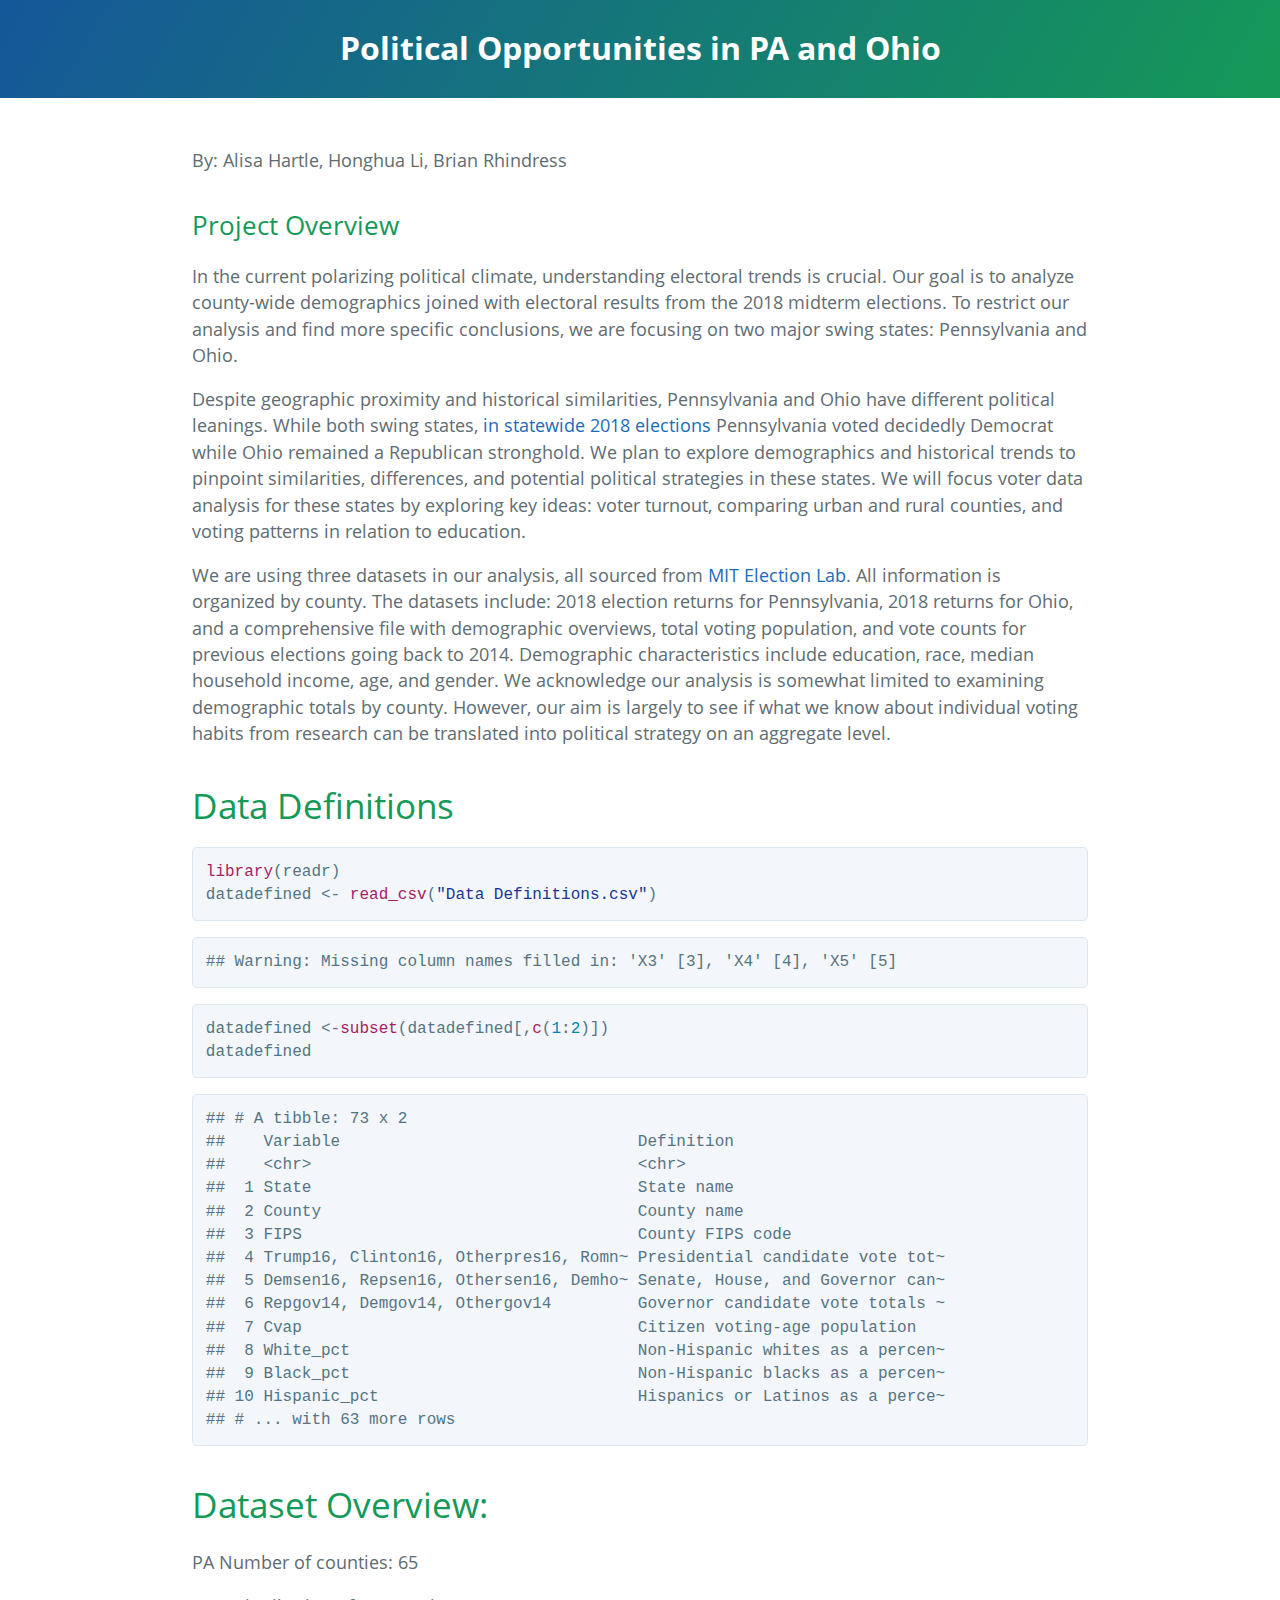
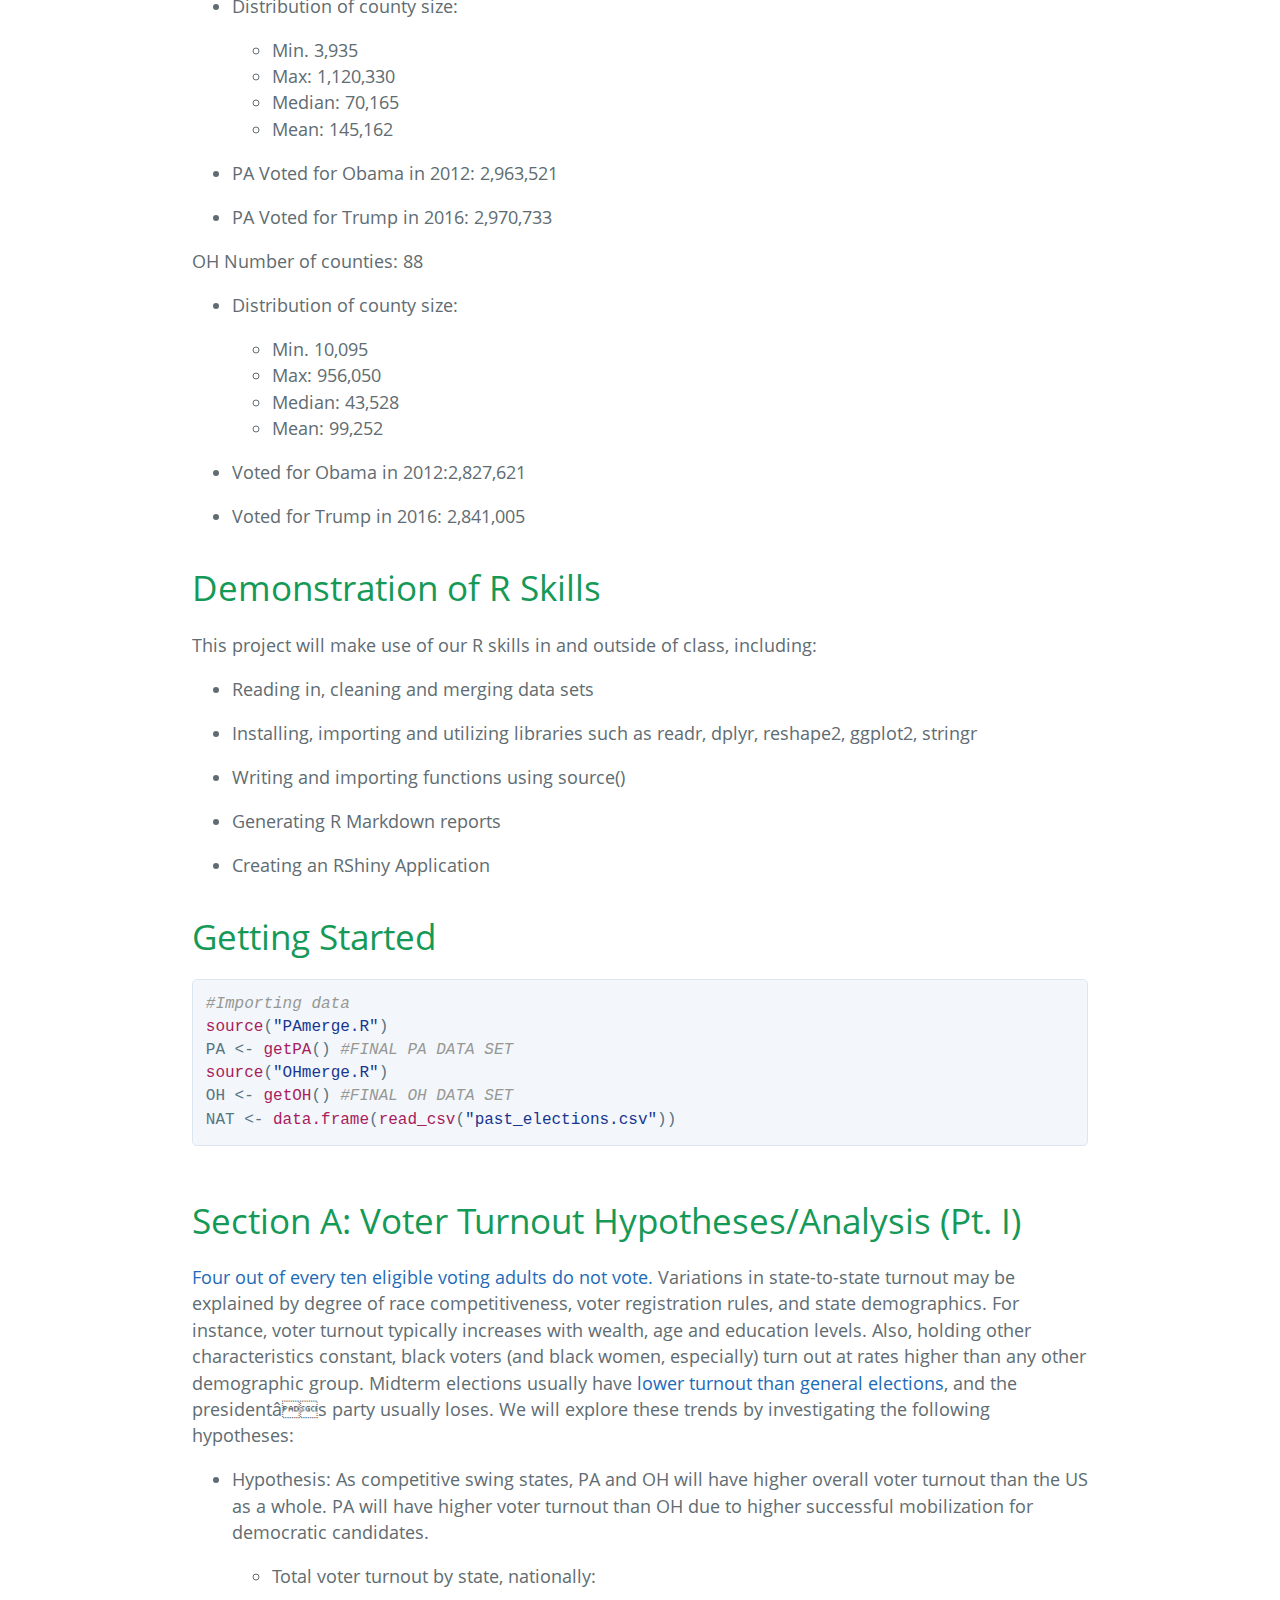
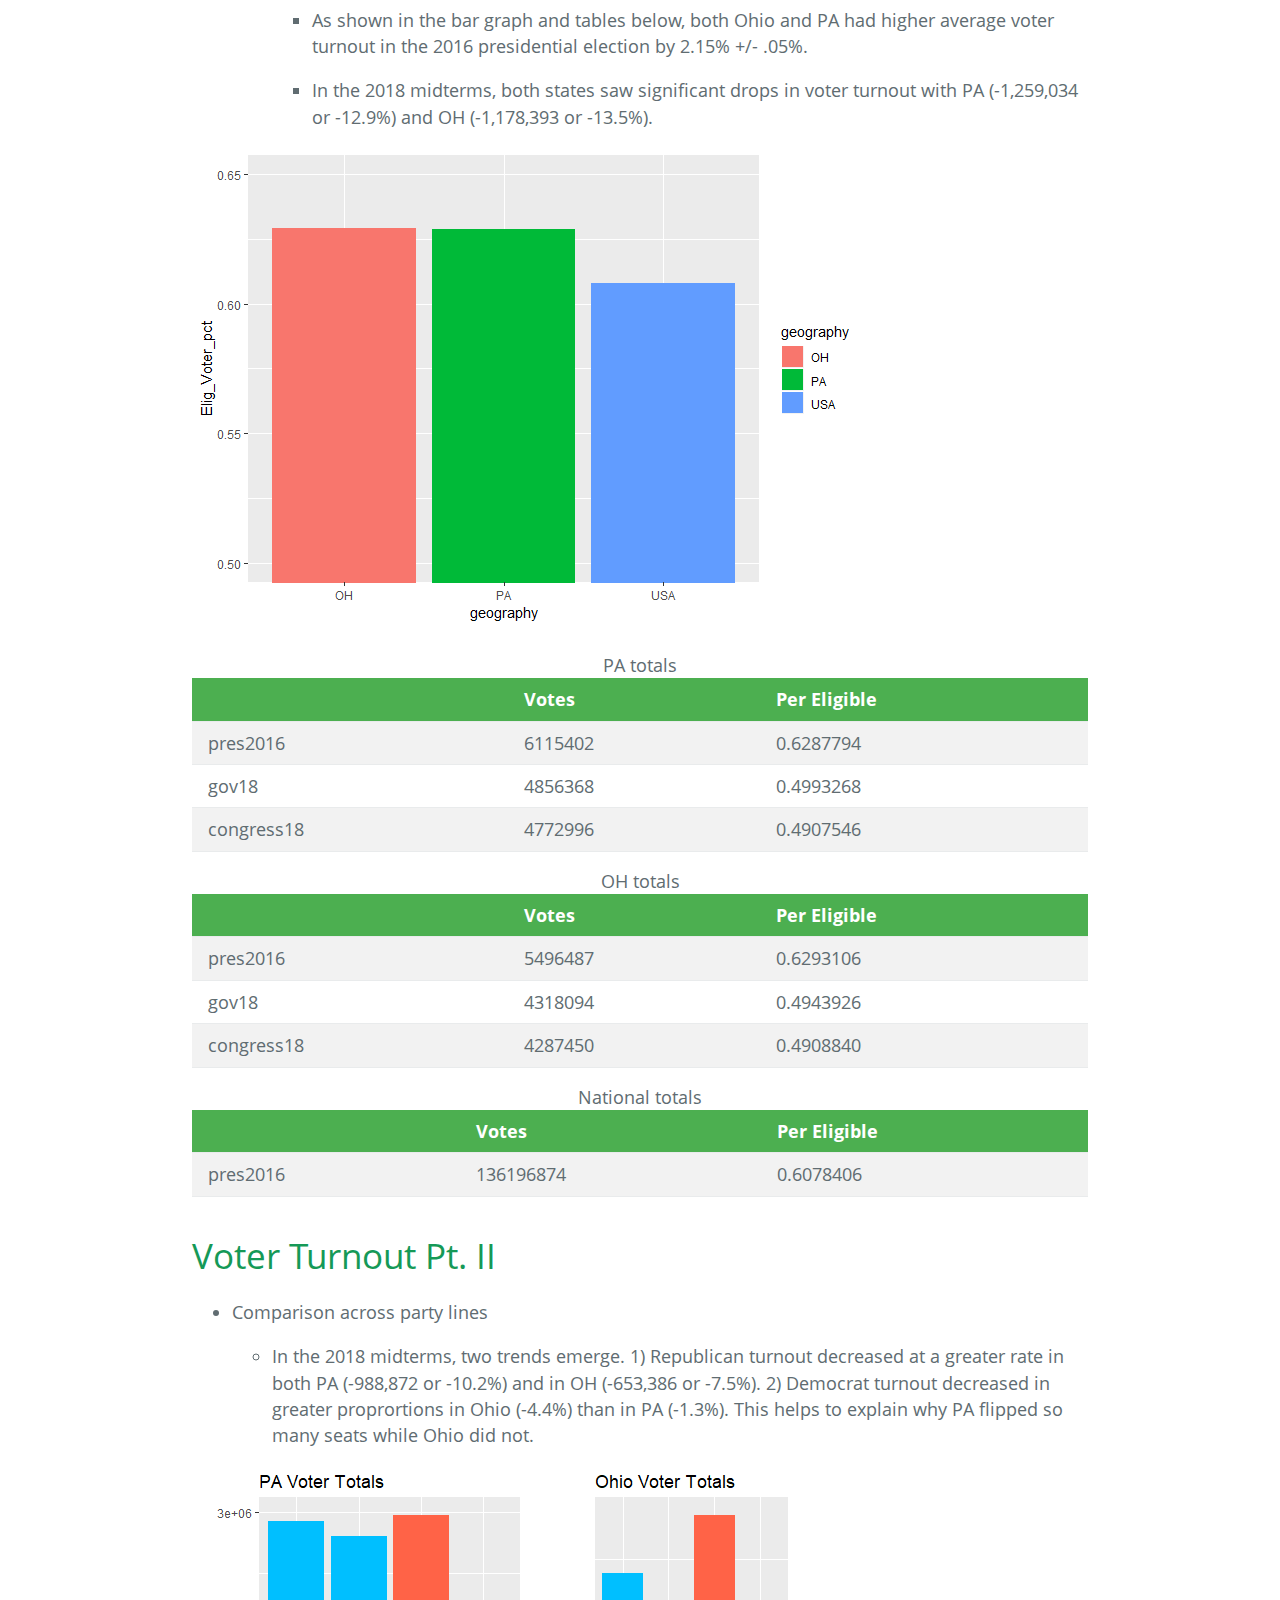
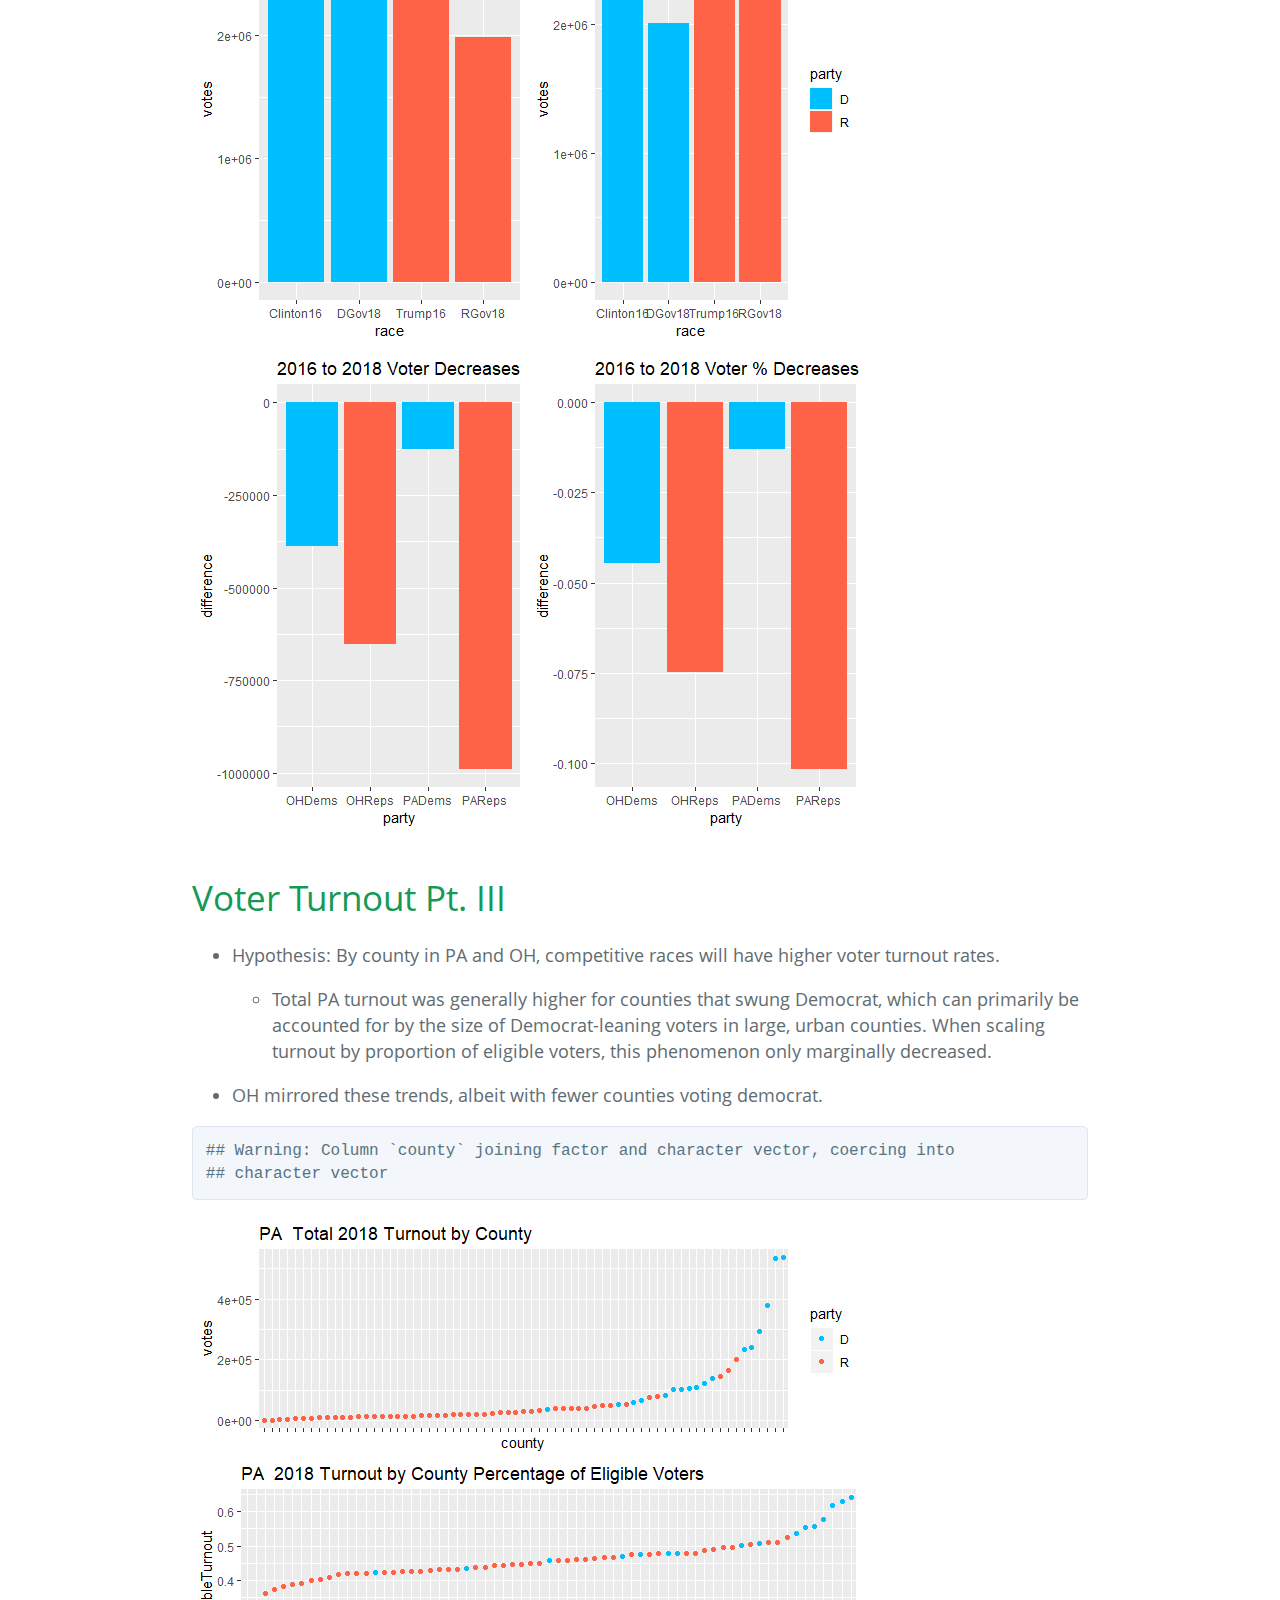
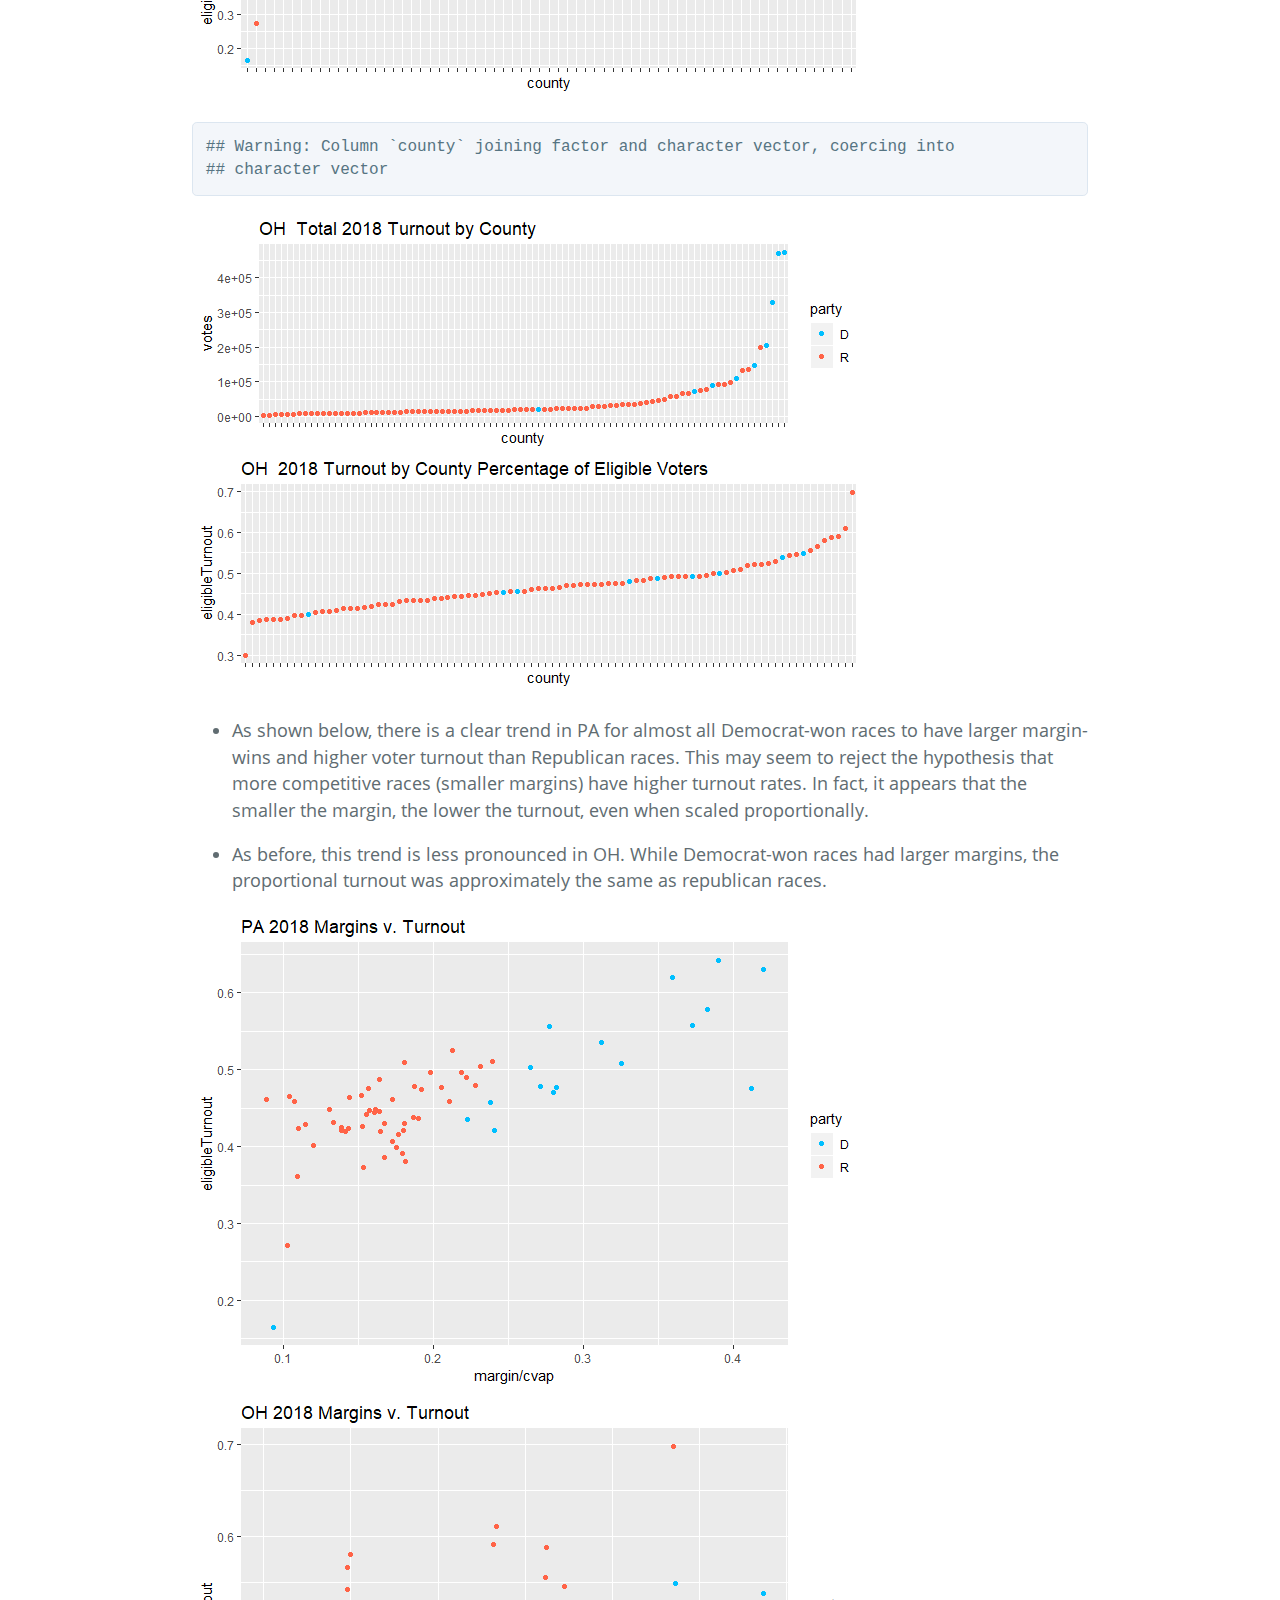
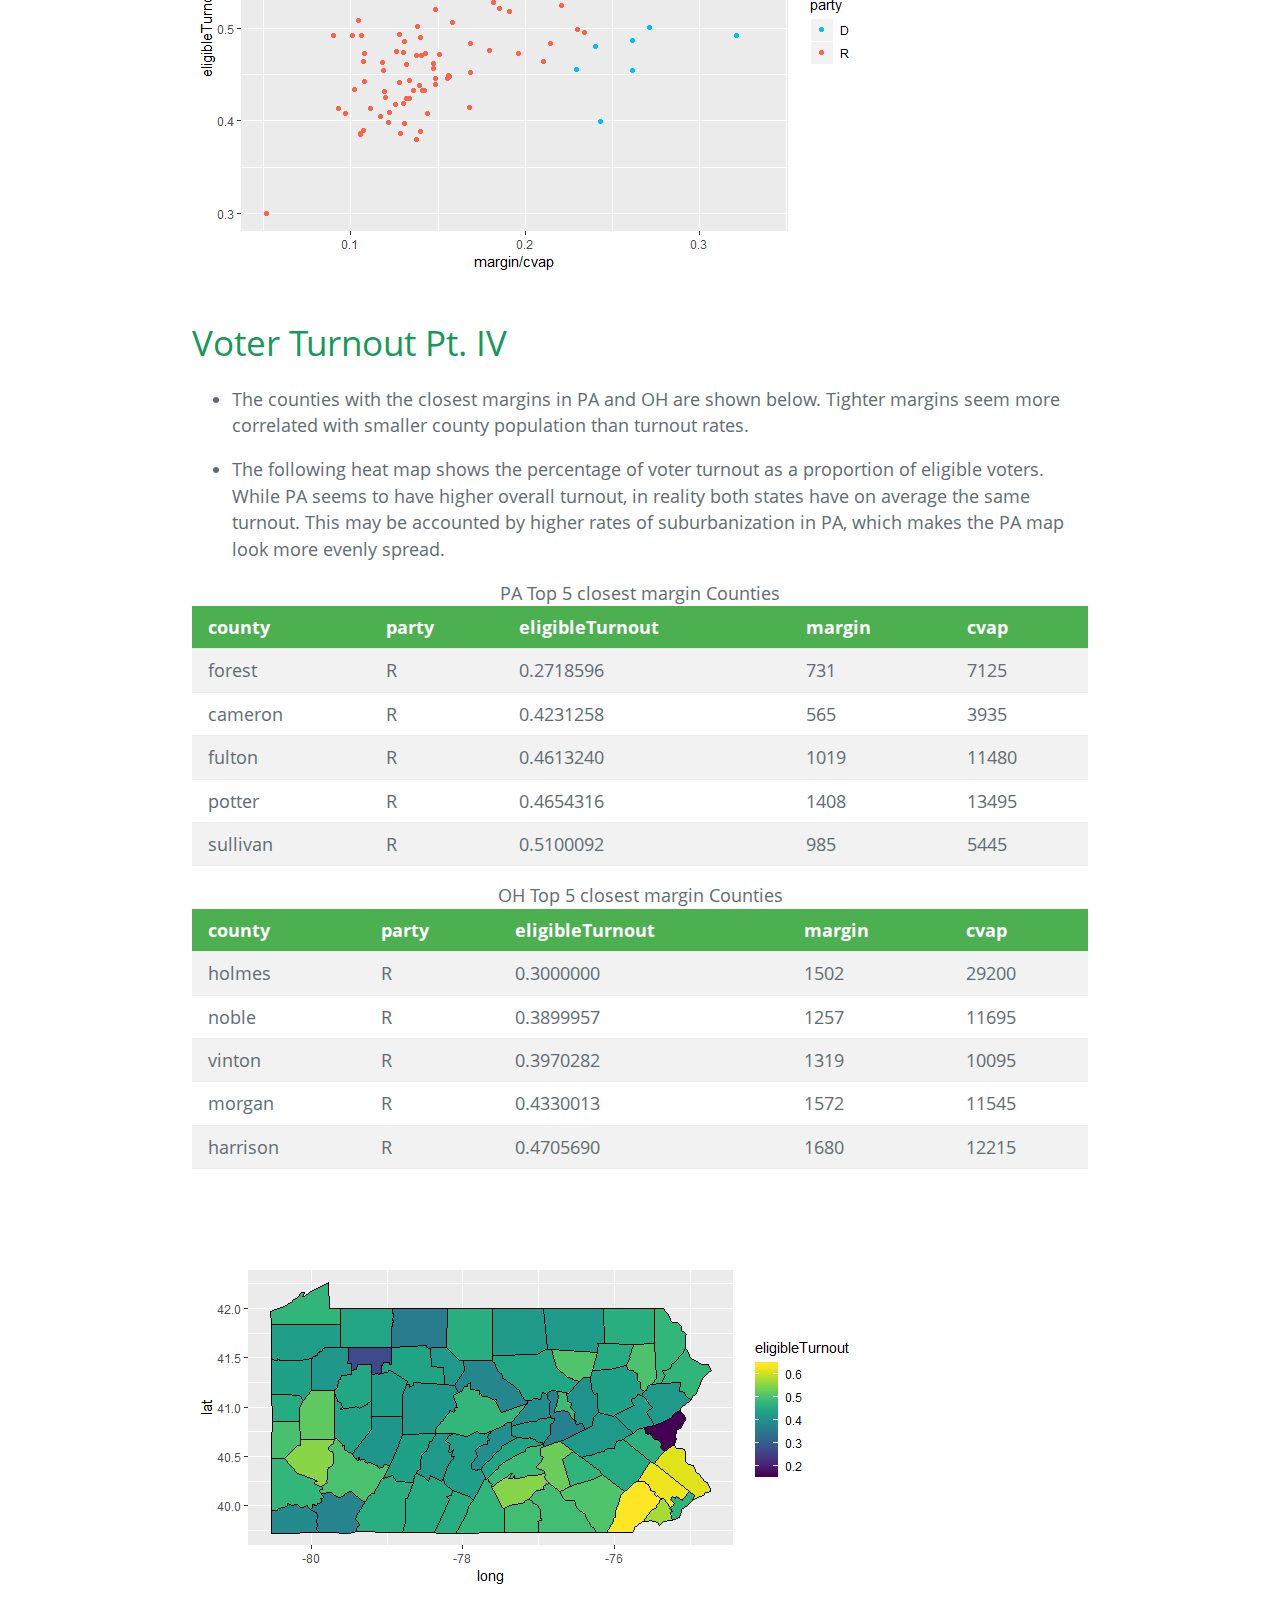
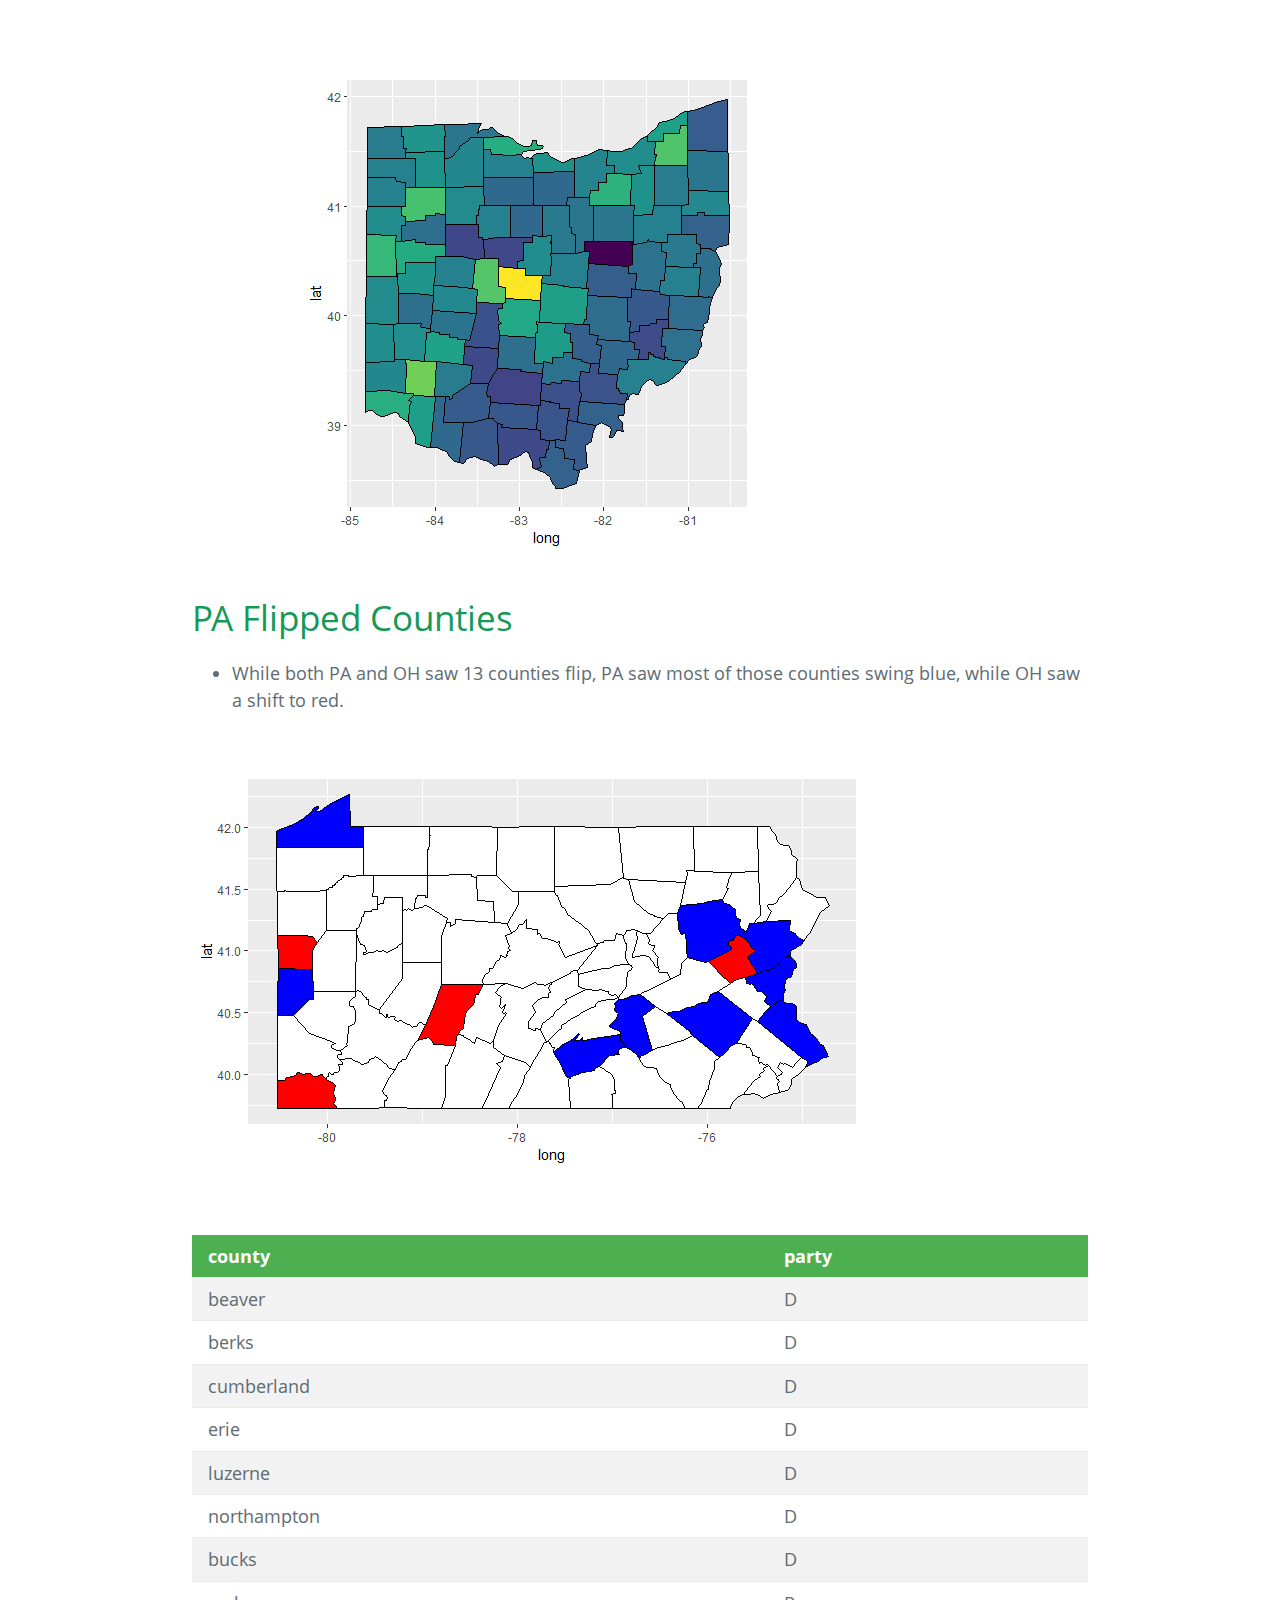
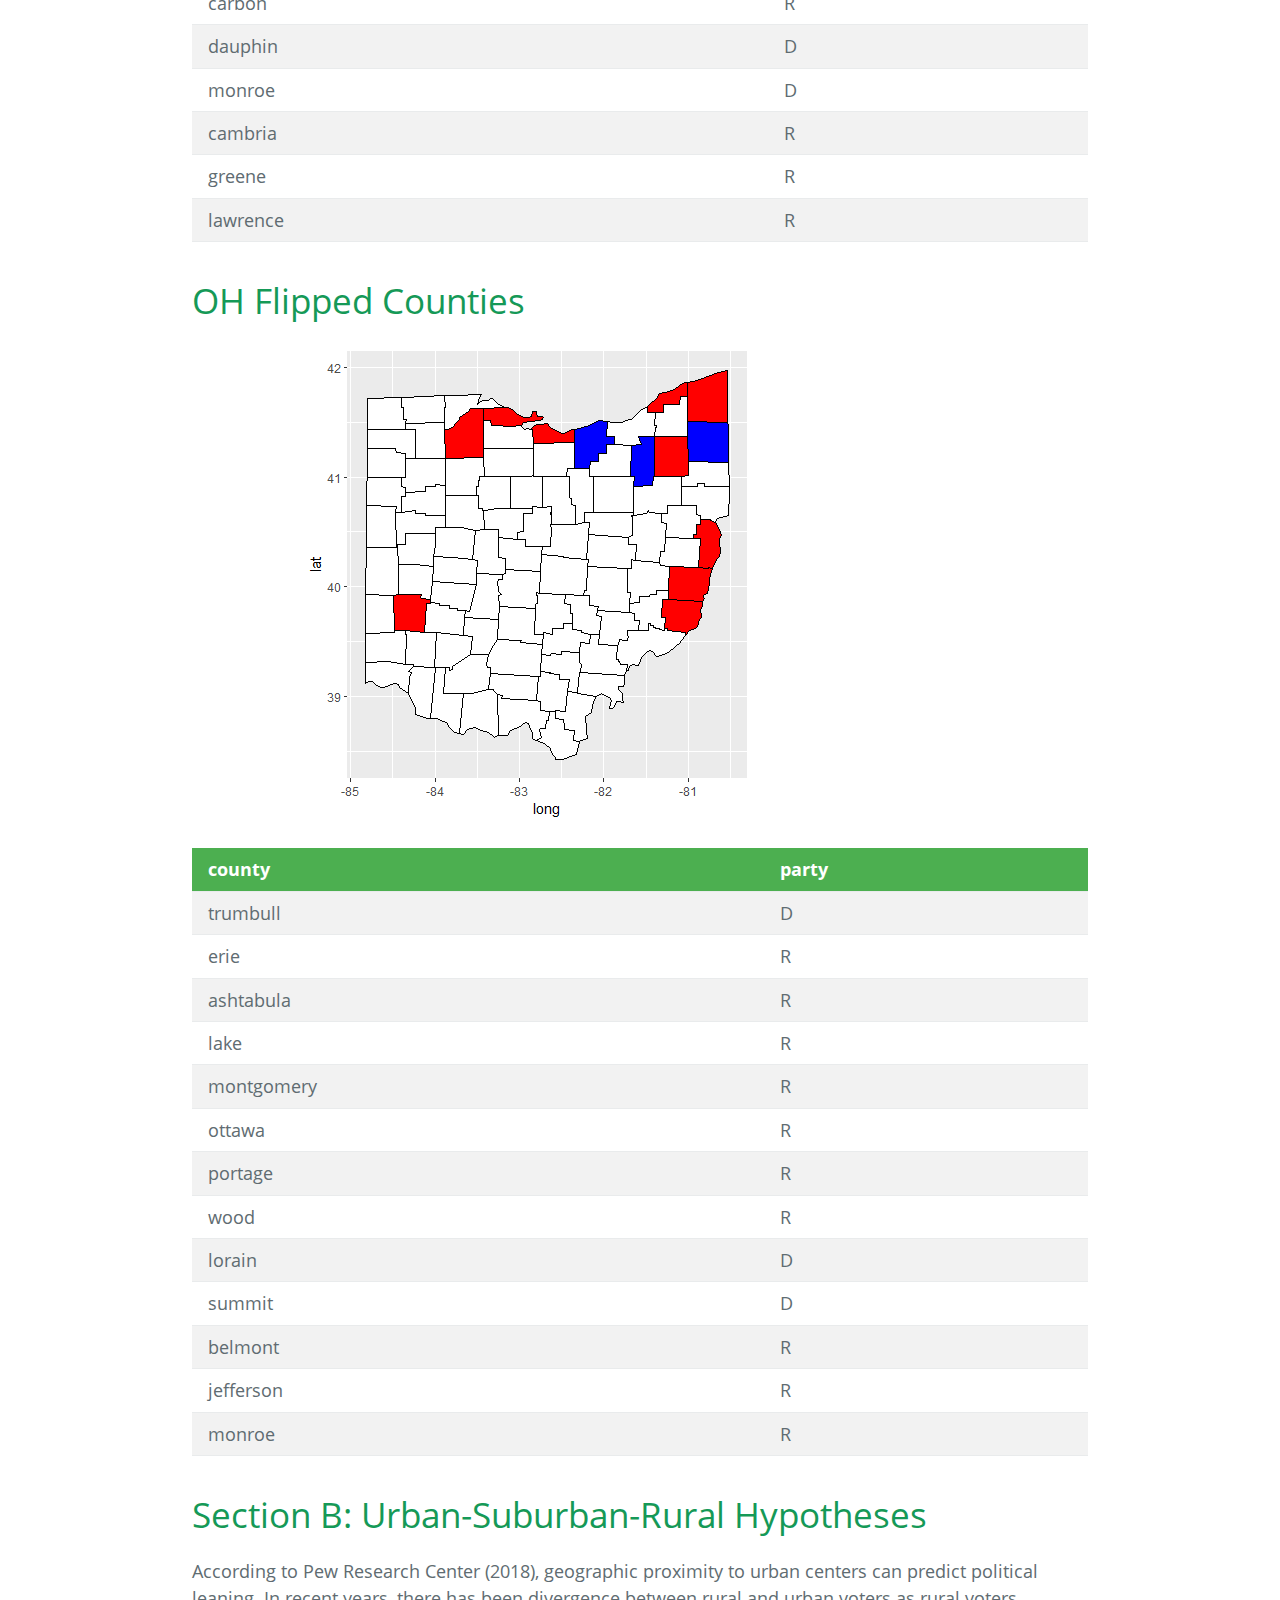
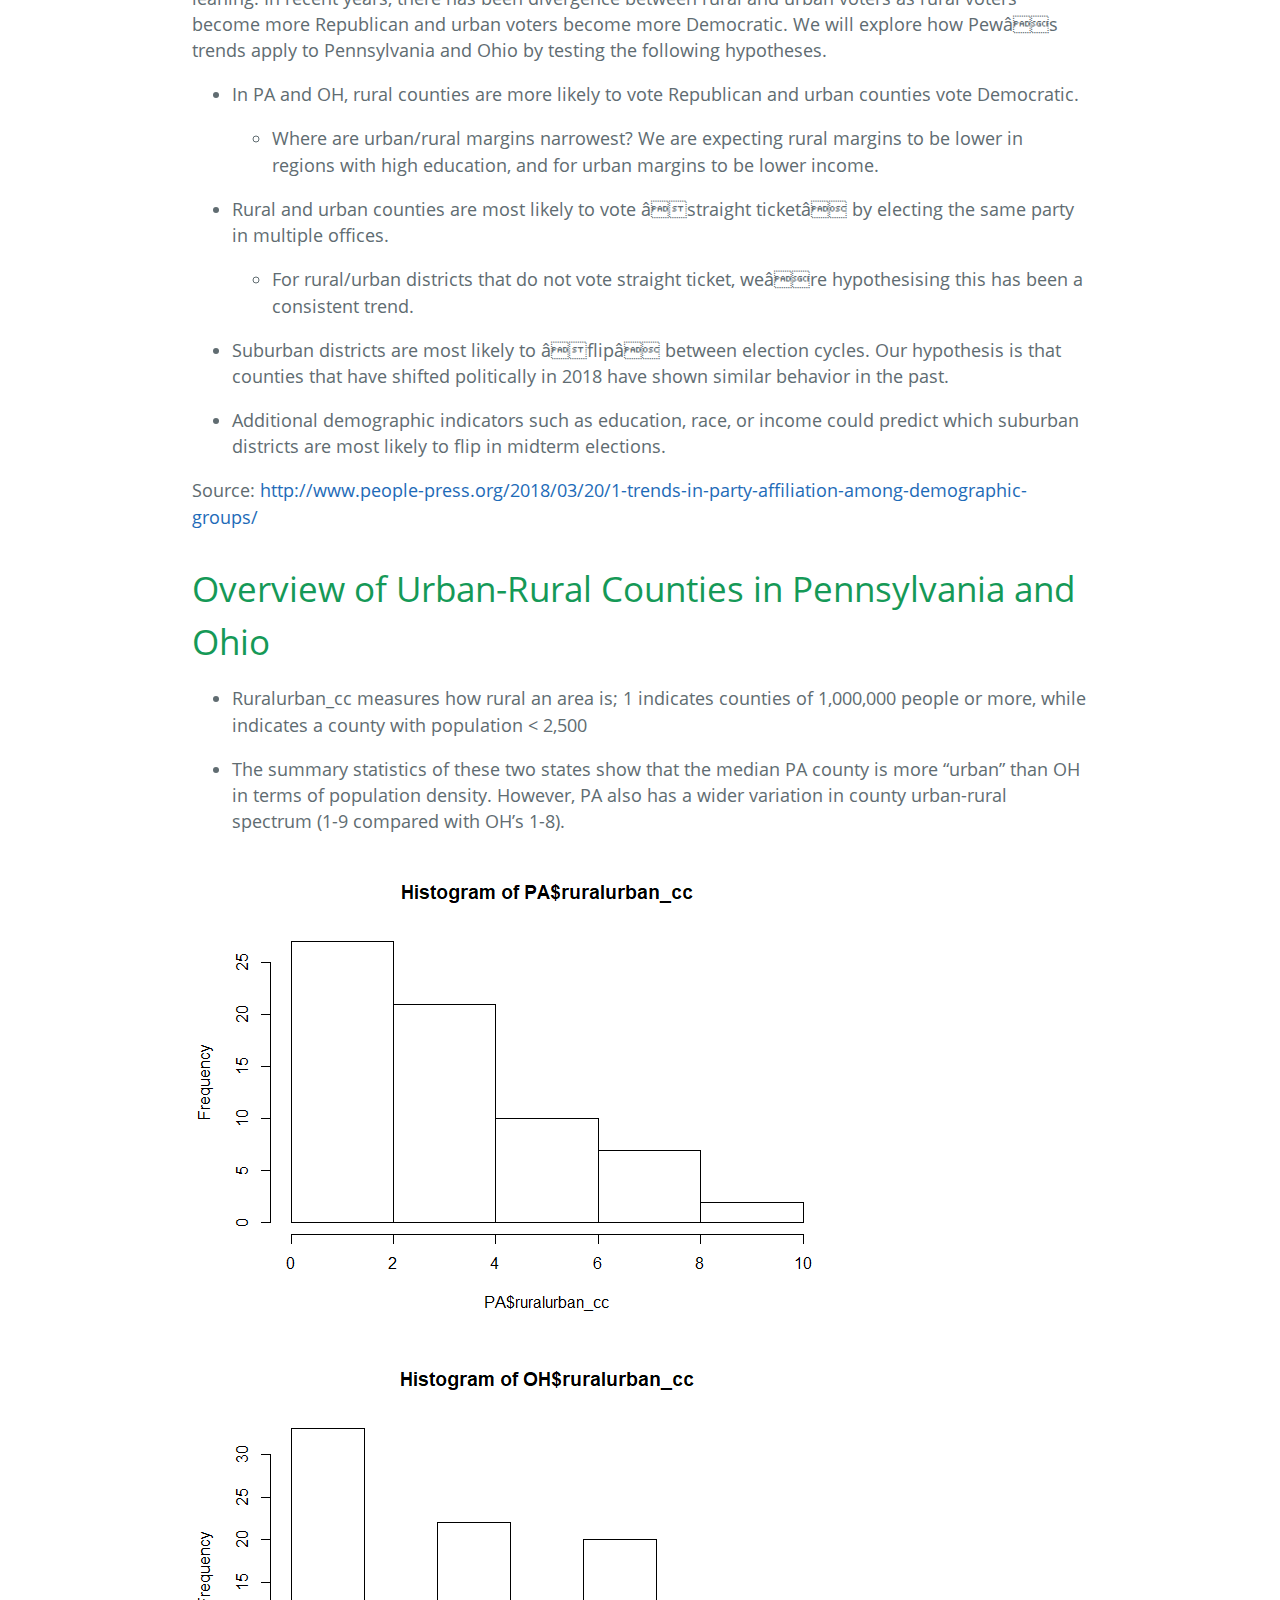
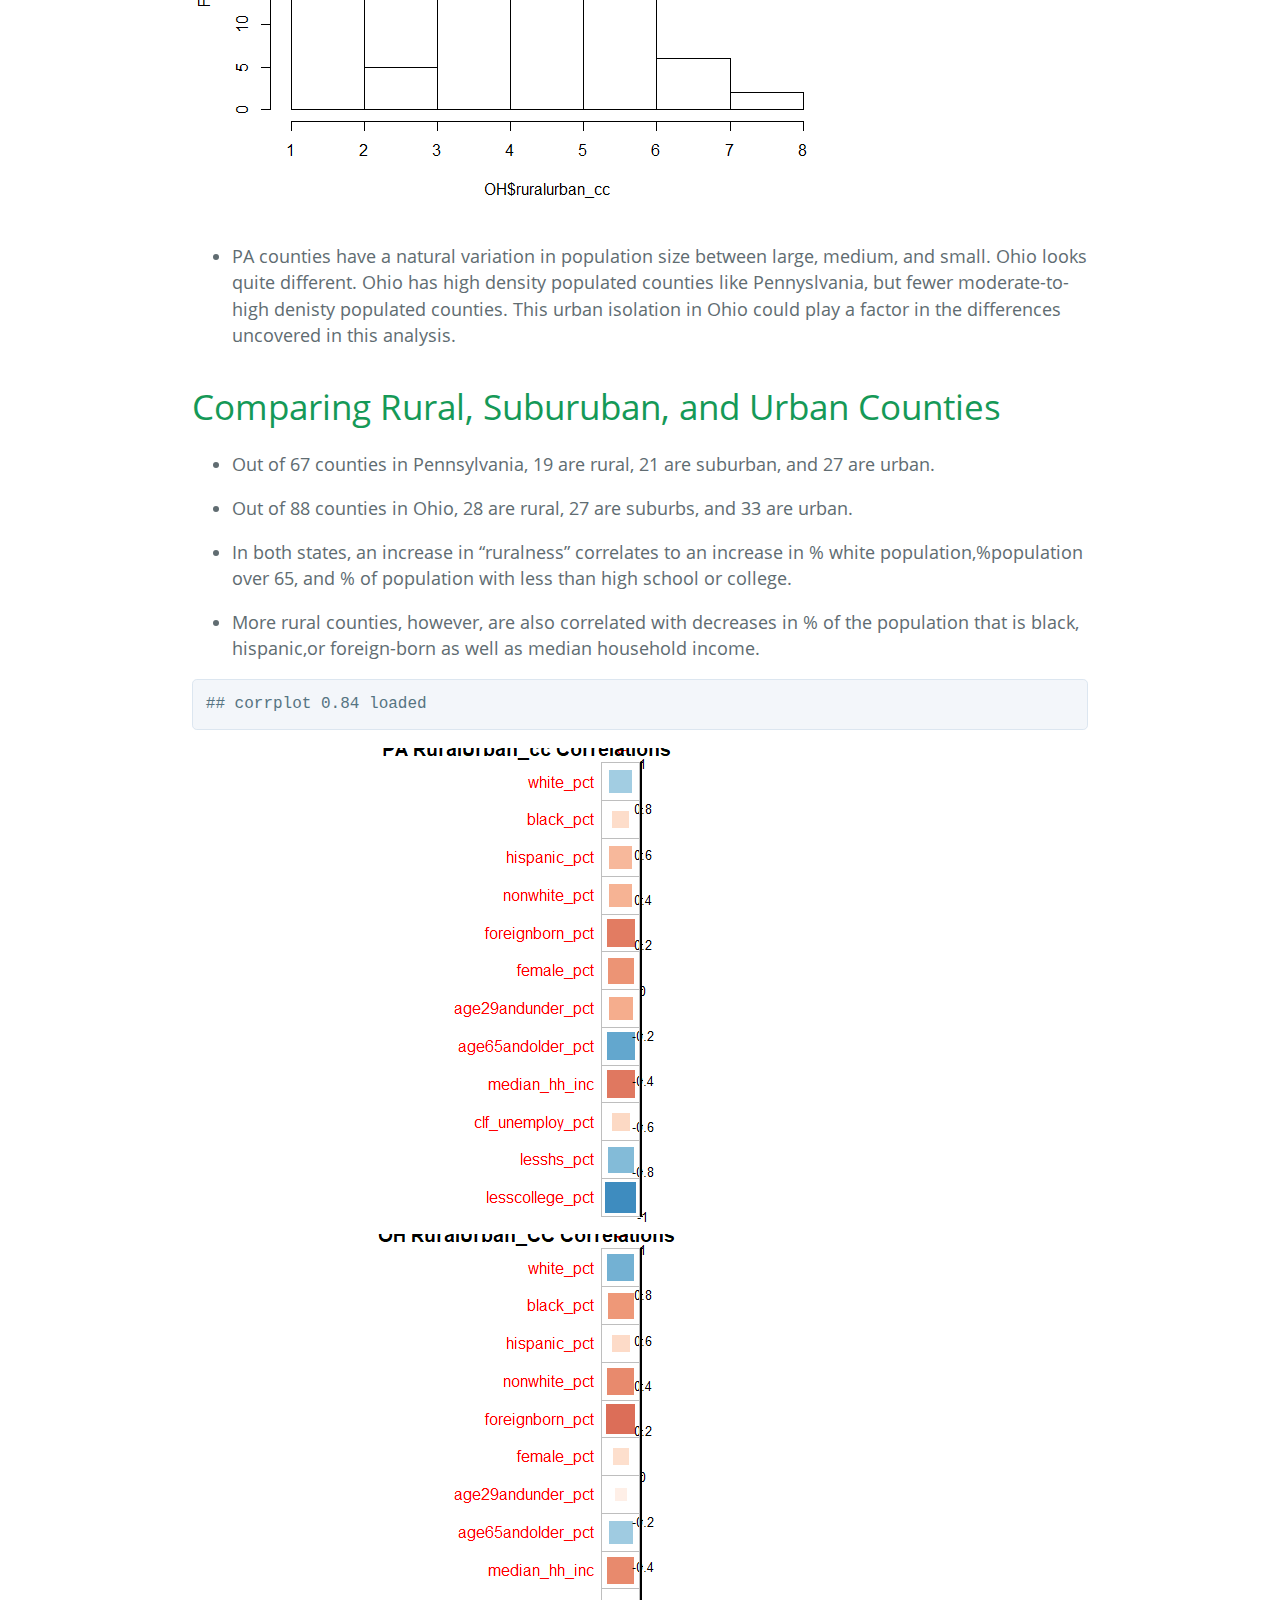
<file: portfolio_files/Final Project Submission/Final Project V2/PA-OHdata.html>
<!DOCTYPE html>

<html xmlns="http://www.w3.org/1999/xhtml">

<head>

<meta charset="utf-8">
<meta http-equiv="Content-Type" content="text/html; charset=utf-8" />
<meta name="generator" content="pandoc" />

<meta name="viewport" content="width=device-width, initial-scale=1">



<title>Political Opportunities in PA and Ohio</title>



<style type="text/css">code{white-space: pre;}</style>
<style type="text/css">
div.sourceCode { overflow-x: auto; }
table.sourceCode, tr.sourceCode, td.lineNumbers, td.sourceCode {
  margin: 0; padding: 0; vertical-align: baseline; border: none; }
table.sourceCode { width: 100%; line-height: 100%; }
td.lineNumbers { text-align: right; padding-right: 4px; padding-left: 4px; color: #aaaaaa; border-right: 1px solid #aaaaaa; }
td.sourceCode { padding-left: 5px; }
code > span.kw { color: #007020; font-weight: bold; } /* Keyword */
code > span.dt { color: #902000; } /* DataType */
code > span.dv { color: #40a070; } /* DecVal */
code > span.bn { color: #40a070; } /* BaseN */
code > span.fl { color: #40a070; } /* Float */
code > span.ch { color: #4070a0; } /* Char */
code > span.st { color: #4070a0; } /* String */
code > span.co { color: #60a0b0; font-style: italic; } /* Comment */
code > span.ot { color: #007020; } /* Other */
code > span.al { color: #ff0000; font-weight: bold; } /* Alert */
code > span.fu { color: #06287e; } /* Function */
code > span.er { color: #ff0000; font-weight: bold; } /* Error */
code > span.wa { color: #60a0b0; font-weight: bold; font-style: italic; } /* Warning */
code > span.cn { color: #880000; } /* Constant */
code > span.sc { color: #4070a0; } /* SpecialChar */
code > span.vs { color: #4070a0; } /* VerbatimString */
code > span.ss { color: #bb6688; } /* SpecialString */
code > span.im { } /* Import */
code > span.va { color: #19177c; } /* Variable */
code > span.cf { color: #007020; font-weight: bold; } /* ControlFlow */
code > span.op { color: #666666; } /* Operator */
code > span.bu { } /* BuiltIn */
code > span.ex { } /* Extension */
code > span.pp { color: #bc7a00; } /* Preprocessor */
code > span.at { color: #7d9029; } /* Attribute */
code > span.do { color: #ba2121; font-style: italic; } /* Documentation */
code > span.an { color: #60a0b0; font-weight: bold; font-style: italic; } /* Annotation */
code > span.cv { color: #60a0b0; font-weight: bold; font-style: italic; } /* CommentVar */
code > span.in { color: #60a0b0; font-weight: bold; font-style: italic; } /* Information */
</style>



<link href="data:text/css;charset=utf-8,%40font%2Dface%7Bfont%2Dfamily%3A%27Open%20Sans%27%3Bfont%2Dstyle%3Anormal%3Bfont%2Dweight%3A400%3Bsrc%3Alocal%28%27Open%20Sans%27%29%2Clocal%28OpenSans%29%2Curl%28data%3Aapplication%2Ffont%2Dwoff%3Bbase64%[base64]%2F%2FAAAChcAAB6Qo%2Buk42xvY2EAAEoUAAABuQAAAbz3ewp%2FbWF4cAAAS9AAAAAgAAAAIAJ2AgpuYW1lAABL8AAAAKwAAAEyFNwvSnBvc3QAAEycAAABhgAAAiiYDmoRcHJlcAAATiQAAADyAAABCUO3lqQAAQAAAAwAAAAAAAAAAgABAAAA3AABAAAAAQAAAAoACgAKAAB4AR3HNcJBAQDA8d%2BrLzDatEXOrqDd4S2ayUX1beTyDwEyyrqCbXrY%2BxPD8ylAsF0tUn%2F4nlj89Z9A7%2BtETl5RXdNNZGDm%2BvXYXWjgLDRzEhoLBAYv0%2F0NHAAAAHgBY2Bm2cY4gYGVgYN1FqsxAwOjPIRmvsiQxviRg4mJm42NmZWFiYnlAQPTewcGhWgGBgYNBiAwdAx2ZgAK%2FP%2FLJv9PhKGFo5cpQoGBcT5IjsWDdRuQUmBgBgD40BA5AHgBY2BgYGRgBmIGBh4GFoYDQFqHQYGBBcjzYPBkqGM4zXCe4T%2BjIWMw0zGmW0x3FEQUpBTkFJQU1BSsFFwUShTWKAn9%2Fw%2FUpQBU7cWwgOEMwwWg6iCoamEFCQUZsGpLhOr%2Fjxn6%2Fz%2F6f5CB9%2F%2Fe%2Fz3%2Fc%2F7%2B%2Bvv877MHGx6sfbDmwcoHyx5MedD9IOGByr39QHeRAABARzfieAFjE2EQZ%2FBj3QYkS1m3sZ5lQAEsHgwiDBMZGP6%2FAfEQ5D8REAnUJfxnyv%2B3%2F1r%2Fv%2Fq3Eigi8W8PA1mAA0J1MzQy3GWYwdDP0Mcwk6GDoZGRn6ELAE09H%2F8AAAB4AXVUR3fbxhPfhRqr%2F6Cr3h8pi4wpN9K9V4QEYCrq7b2F0gC1R%2BXkS3rjKWXlfJeBfaF88jH1M6TfoqNzdWaXxZ0NM7%2FftJ2ZpXfzzeVILi0uzM%2FNzkxPTU68Md64GQZ%2Bvfa6d%2BP6tatXLl%2B6eOH8uVMnTxyvVg4fGisfhNfcV0f3luz%2F7Srmc9nMyPDQ4IDFWUUgjwMcKItSmEAASaNaEcFo069WAghjFIlAegyOQaNhIEhQxALHEqIeg2P0yHLjKUuvY%2Bn1LbktrrKrOgUI%2FMUH0ebLc5Lk73yIBO4YeUrL5GGUIimuSx6mKl2tCDD8oKmCmGrkaT5Xh%2Fp6rlphaS5PYp4kPAy3Un74OjeCdTi4nFosU6Qg%2BqRBsoazczLwHdeNqpVx3AW%2BoVjdhMThOo6YkGJTl862RFq5r263bbYSHyuswVrylsSBhHzVQKDU11g6hkfAxyOf%2FDVKJ1%2FHCvgBHtNRJ%2Bb7eSYepeQ4VLZBqAeMjgM7%2FzyJJF1kuGw%2FYFpEq458Xrr65YTUa6VCEKGKVdJ%2B2FoBYYNKCwV1K6B2s1mJnPB7Ww6GtyO04ya%2FHHWPHs5P4J65NyVa5VA0E0LocwPci45b6tvMvohm1BYc1h12Xd2GrbbHVkjB1pzs6IKtOHeYd%2BJYhFasmfs9Zt%[base64]%2BlZ4dw9w86yyNfG%2B%2Bu0ZWOBkmsb%2BGrsrKGIN4R0XPQimnAEcj3CI6ZDR35zzHJEZlcW5cQCTMwty4umkB5B4ajHwVNhQDqdMLSAmClnhLScgYgMbQJESALUrtIvjpQz9LVxuIPSiYgQkjusZ01l4BERrPtdO9KfDErKQLne6EUbJlXHqTccNzL163tuES26ickjo5va6FIkCyIyaFEYA%2BlejuqlFxLWIYKmQG9W0tlMe0yXu80wPe%2FOavEJrd8srSFziSal30wMj5H2mH7T6H218RQ93qOFysDEgtLBoRuQUeXjyPQKexdLjoa4vtAQJiBsEXYutEo9T1%2Fm5mUdBMbXFCzIq8Z6Yl5%2B7nyic%2B1mE3xisVatpBarpcC%2FmUs9%[base64]%2BGg19OHK4TmOC61TIcAFzsF7DPNQ0fkPjNzr4sMZHaEX5fk7uLZr9LHK9AW9KF2wU%2F%2F%2FBUfaOnlREfyrK%2Frv6Hyn3ISkAAAEAAwAIAAoADQAH%2F%2F8AD3gBhXwHfFRV1vg5974yvZdMQspkSIYkQkgmhdAyIIQQWsSADCLSpajUiMgiAkuJNGmhKyJGDCyybCiyiGBHRGQtyLIuf2UX19UPy7oWyFz%2B972ZBxOE72N%2BL2%2BYd%2Bbe0%2B5p99wBAscBBIN4ACjI4D4oUJEIVAbIL8wPYX4oP1TQ3um3%2B0v5dZz2bj44nsyKLhYPXKkaL1wCAhuuXcQ69dsWyAu7qF5PBMFqQzQRkzQgYvIQCuXleXYHlCXl2x1YZg%2BF7HxMDNAQLQoVetwuKZCZjRUTQqc%2Ff7RjebisqAeuEQJXmpZUdA%2F3KgcgsJA2kL1xDNPDZqCyQAWdXiIy5YOHThUq4%2FKB1XFpgPr5heVtJuSQvJzxOeKB6HfEplzKWCEA4Sc%2BVgqkw8bwIF16K7fg0ttNJr3DajEKBqfT5UlNkwXJKyD4hCRRlFySwU%2BTvTTJkJTh1wkms6l%2FpBWa08Fmt%2FWP%2BNz2AWYcYEez3WwXvU5qECE%2FVB5ylJXl5993Hyc3zw6hkHaPoerldxVjh7eMX%2FF3hYWxu0KF382pcKpXsV%2B9QlS93Mj%2FSz%2FujinsVE1dDTszcEk1u4LpPdjXmDdw6UAsqFlUg7rmf2J%2Bd3aGLmC757GBuEe55mHNXGxifZVrLtuNNUBhwbU6wSQ5IAOyoS2MCxcH7VmpXkHIdZlFP4BPtOvFdvlZZsncL0Kl1pZcS99Iam5eK1erfhFvrkviL9HDKc5X6OV%2FChUq7aGEvw5U6QuFVCbEhOSSZHegODM7WOzxhOzZ2cVFJaXFIbfHK2cH7WlELuK3EnR5vHZJEkzvHZw35S933n0ucur5ky%2FMO7SraN2mrVuqGiNPnIt%2BNnTy6HF4fMkfvf%2B6EEjfkpWPh7rtXrJgp%2BNAk9hzQScj6194%2F%2ByxlZE72Ow0KvcdloMLbPcBiDD%2B2jdSW%2FEk6MENfk55AfQMtwabaPC0aZWZ2a6Nob1NKgxRc3qemb%2FaF0jtk3xZPtkpc4Xjr3KVXE7WDfpi%2BsfVJ1RotwUyJVFVbE4ZV3JUPi0pLsq%2B%2BXMM4A9Vd%2B%2FYcXcVvrtx7bLN61av2oINVTU11dU1NVV4cuPaFRvXrV7xDGPNH6%2BheQJpbMQaHLiz8R9fXb5w8dLl5vO7XnzhD7uef37Xxa8u%2F%2F3ipa9pxpUqrt5AYeq1b8QPxVNg5BQWw13h9k4PpEqB3Lx2eW0DlmxfqkdfUhoy9Y6EnNZgW0t7MZ%2F6smlubka%2BI0NfFckQoDwPkjih%2Bd4yrpTleTdRqoinJE6Ts7AULcTt8mRxQbYjMeLcXMpYwucgMgaCkrrMn668Z97YBwZHJm%2F%2B%2FhnWZ%2FKwOzazl5c2DerS%2Bo2Xth9eshXXd7jTu7NHHeb98%2BVHfqw%2F%2Bz%2FCmp5zhvSZe3e%2FkSOubt2EO3tExnWrrbsy%2F51x94%2BaWFa%2F84V1k%2Fbfx2Z1fWE0%2B2It%2B2zfxGEfAaBiMbBctRiug0CpIBLFUpyK2R%2BOumYgYrZB%2BcZAdoT4%2BTfM0CpsksEggGCxGoNUsV4J5sVpc5SGJE6pwxvIJgM3r97%2B1Kq1S7et2UQKUI%2Fv7znOCn%2F8jpW80ohvKaN24aOatFEFAx8XLFYDFYItR0UbkQMljuIiEgx5HMS0efW2pWtXPbVdGZb9yjruPIInv%2FsR3z%2F%2BEisAhMFkrmCRXGCB9uEUKgoomw16o95qEwxoJiaT2cDtl84CUP5G4XWJOTBmWLK8olOmNOjMKhUpWZWHK5LZgl9279229we2OBUX50kuVjv5QDo7PBwnsvrhWJF%2BYDIuVagZDxeFHOF1MEKbsBMEQS%2BKJjOVdXJ1BKw61EH%2BfeqSTzTz3I7ZA3Zuv%2Bwhshy3sDFL2TjctJR6n2SDsfFJ3A0I5ewXfAgugw7s%2B0XQG0SAfFVWHOEsr6TyphSHW5NHFc9J6Wa%2B7B3Dfp42HguHAUINniPlZCpQ%2Fl0CogDIrW%2F8u85iv7sGv8ZzGzYAxjwV%2FMCxTwobJQCTWU8HRPQeruaaXpRqestVdUOXso7dupeF7px4Z8%2Bed3arKFc44AIg51W9ch4kIIiUEocmSk4sBpCcj15oUDRJXYYExl37RmirrkIv55rLASYJJF%2BS3t0nopeptU%2BE%2BmLrLK%2BlPgQyid3mCBU6UP1rVz8R2n770zc%2FXf7x8s%2FNn9fvaFi3rmFHPfmMLWRP4lycho%2FjNPY4W82Os88wiJ34K4tdAIQjAOQkx8YArcM2PaAOjSZBL8uolzAJFFvGDXd8ej67P2AvKpUkOYghcnK7zl300RBcsExwzJ%2Fhbrd7GuYBwhgAIYtbTx%2F3%2Bd4klJ3gtKCQnGIz9InYZEzqG8EkjSzNavCB%2FcXYlcQshhyMsZrI6PYLWc3lOG%2FvlA4rHr%2F3uTFD3r38%2Fr%2B3fMKOke9W4oJ9G566u7au84CpOz%2Fct5R99wF7W6dIYjjnawrHIAh3hlungFOWgXoyzVKbHOr1eD19Il6vISsrrU8kSzbY%2B0QMGpdjgYh60zDTHJKHoyP4404pw27zB4o1o62gq%2BBLL299am8j%2Bzv774zj995%2FdgTOZsOfWr3rnTWPj2h8qGbo1%2FM%2F%2FkYYvmxfms7TtPrM54E7ns4vwBw0rFy%2FaNJjRRVTet31OgCBPABhongUDOCAzuE0h6gnxChToCJ1ulB0iH0jeqvscFBZotflk%2BhMQ5oJDqhrC%2Fl%2F%2FFxmAUlGYeK5Z6Jl5MDec2yJQdc%2Bl5ViNduL1avoZ805eGll04jy6COKheT8S%2BU6kQwdw%2BlW6nPpXF4qtEoBziwAye3mMnRLkqlPRLqZdQlsKxTcLghkqhzjrLL5M%2BWgUwldSkjbL1HPLrCf51d8MHbv66zu%2FmcGl5Kz0YNZ0%2Bmcf759kbEB29qGGrZiYWop2b2R9fYqnKnlWOVzqXqgNfQIB5LtRr8fQLLT7CyT0ZLaL2K0WFzU5e0TcfmojkckcgvcyhJ4pNlr8Bd63VyEhIbiGhfIBFGTq8R9lqcWB2Dl1G79Rn%2F9i8n08OU3L%2F760UX2E369YuvqVUPrI9VryFR8CXc5V%2FrYefbW7svv%2FYNdxUHv%2FOnFVQ1V8yse2Dde0UcAIY%2FzU4L0sA1FEQg3jJT0jVAJFBlqbOOrALk1dCOmkuHNF%2BmpaKOYunHhldNAlZhEyFGpz4R20C%2Bc47Vmu%2B6gqXo9lewuq5TfXrLnZORk9Ink5JjAlNwvYvJBoF8E5N8qd9nN3jrmj7mOx8OPLDXqolpgwv0zZkpuzaeTynf%2BvWjNvnr22b%2BbsfDJR7%2Be%2BcL6dQ1bXlu3CDvOWfHIMytnrhJPHt7x4L7eg%2F48%2B8C5U0euLuu%2Ff8ozr1xteHTRssdGru8V3kwfeHTMsN937%2FzksLEzFdlO5NQpNsMLWdAtnJlizzQYAAQu26AljUvWZbEQlyuJi1Ymcr8Iaal2jjKNg5qJ9Ctqx02jMyDFKHJw8TpUIvjHKhXZQlZ0%2FIwe1eO%2B%2B6%2FRVHpg2mv%2FuPbBuguPMtfKLU%2BtuXfjkIFraEVzg2tlMuZg6O57%2FvXBP1C3kZ3H9od2PPV81RMVE%2FaNAy3HEcaokRS34Ta%2BLAA8XotzQMRiizkRDVfN87X0JXae6NzkVR6Znehb6J8XL%2BY3IKovXMjn0oEDMrkmmc2iXu9yGm0DIkab6hgTZklwj%2FT6FDccpXsmn6Rjlxv%2BknyrTFMR8%2BU%2FcF9%2BDiRwh%2FUCiChwdeXD58cDhSwsRjeikNNcTo83%2F0AtP2DDKLywji1nhxSezMTjgo9eVHOy3LBbJgIQ0OsEsToiIFRHrIjI4wHOlfxEz6a4ZOTXTLq9eTjdTofW1bEH6up%2Bg5GIBDhGEr2BkRNVlMZTa%2FP3HKVyrMMKrF3H%2FKPYUAWjlGsXaRnXrxTIhrJwqp%2FbMtnphFYWIdgGoLWtddqASGuPzdA7YhNaqFZLvVJSEa48LZwUd4YSN4mJ%2Baq%2FctSSXgtmD6gf2emV91%2F9KNj38bHd9l3PX0tq19dMnzFw3OSsgsWjj%2BzqPXn0w4On3e9nZ%2BNJLYFZ1yqkQ2ITFEM5zzwyA%2B1KLJ1kVwpAjsvSTgx3S%2BrQQeiisxv5Ky%2B9kGbnqUmllmSFEhOP6%2FG4ug6C2nJQUPdSt0td36R1IFMgbsUalrqlQAbw4KK1v1BwIH%2FudKqm8NCQbeMHP2LUtVk3rv7Fb4712N3Tt%2FDeaWvZt3%2B8wA7swe6Y%2F5cvjv3I1rHJn%2BAyhLM44ODVn14%2F7bBUDpq%2Fhpxb8c388XfdM%2BrU3veu%2BTws17Pv7O79aFvzMnvxc3aaHRq8sAZX4jgUsP7CfvYntoNhGYquJiAAAKJNPAIyWLjk0ojFqENR0SwqyILNaiG9I0bRYhFECoKD518xh6iplZYz%2B5W8H0OIlBsz%2FtURB6IHmnaT7itJORvb6A94cnbjGZYvHrnSg0zENwfPGTGddQIKJwCEo9xyW8ALGdA7nO0UUg1Wn89iEGQLjwd01iRrUlXEarWAxVcVsTjAWxUBevt4QnM9%2FgxBMbluwe4SAjxpj%2FmcgN0ef3cCt2IAhVVLsR%2F7%2BTIjjZjU9PTeY1ew4I9%2FOvhn8cCeI%2FNf9BnK2Pk3%2FkZ7TF00%2B6HoquhndauXPAGAMIdb09Oqr8gOu6jFpbdQb5IDekccglHi%2FHK2DL%2B4emRymUNIE3%2BRo3WokKfbtNP37Cs0%2F7rxjQ0X2Cvs2Rex%2FNNLuysbxBB7lX3FPmdvl64rwyU44QusOVSzuj8AUTgmDuEc04FdsYcWQQ8COJyiuSoiUsFSFREct4ppwc9rSBlA%2BZuAPZTBx2Az2Uo2CY%2FhIHysic%2F1z59PI%2FdU5CtWz%2BaJB9gi9gKmYebVKZgHgMq89Bc%2Br1GJWSSDAQXQoWAyS%2FreEUlCQsTeEUKRr3B03DZmUZBwxy%2F6S%2FMZmh%2BdTYZHt5OF4oH1LKc%2BeilhJj0UhpMlAKQ6pAbjTRPxSW45Q0CbAac3asPzwaNfrY9LTuyi2ilOhUvnI8SSohNapUJK7wiAaDLZe0dMgujtHRGdt4%2B8%2FHaphRyV9%2Brq5lT1xe9nfPc0a2IrDuKQL%2F%2F9bve3DrL%2Fso%2FQj0kbVrGXCYuWZWXjUhzzD7xn%2F%2BD6GvYau8Q%2BZe8H8LUY7WK6yuVQ2KdHBJ0giCCaTTraO6LTiQaJoshJV81RgnG%2FQbydi5f%2FDYnpjc2ssZGSRrI3Ws1z7dXkYQC8NoLNxfFqVpwaNht1OotVT4GzFDJj9GrpGI15%2BJJiPpxLMg0v6dVv9AONx9jclFWuR6fyFGvI0TNxvRC%2BUjHmnkjBViRGg4Ix0Yn6RGzLWkgJZRVRDKHw1TvRrzc2NpL1J6JN5M0l0dc5snnk4%2BjCBF0QIT1soQCCJCMFzgtw3EBXxTekkO0%2B0aio0pV%2FbIp9V%2BKIgpPrUZJOFCUev%2FJSmsuNBjuVjDK1gKQgp2DnLbuZlRjwuJUAn2MY4nce4COtZjadZSsCntbhh6zRomMm0bbpo%2Bbh4oGrVQLPOume7Uev%2FBCXo1IDsUG7sFsvcaytVpDB7jBS2aqjKCdypaUI4xPzabNJKZdj%2BWvNn%2BtsW4%2FRVB2xkGeEk582NR%2FnE3ZMwaxy2guAqFp99FZ5bu%2BIXqDW3hHqvLVNiOltBiTmueJRtpW9oZgjHIE9sBOOujo9%2Bv1%2Ffvn5h%2F9Eeb77LHuYa%2B94HIt1bArbxs6yU1iIuRjEAnYqZp%2BE8erqdUBRONnA%2Bc75DE6XQaiKGAySLDuqIjKVEtavhpXmSgW%2FmlplYChutYXx7Ay7tLsRZ5PWUePGL949euKoYPr7t1HOh2jK6mdXrVC5wHaoXLBCCp%2BZp8MeAIEa%2BOqmZtns6x0xC7KTL2yZM%2BMtlRs3J6I2pViG8q258sX7OOxndrH0tpz5ki3rzuqxivyf%2FDnN%2BWMCN1SGs8yIxKS3y0aDQdYTwePVm8EMVRGzmVDK5UepkSi6cntnp2Ku8ktw20SOf5bGNm4BcRXyGdhfcfkJ9jQ7%2FVXTzl2vfEZGRLeJB94%2Fzf4%2BLjqZjFi9cuWqJwDVHIFw29ha4V6a0wSQ5BSFrGxTGvV4uH30CFSfoEoJiY4mt0CGlozy8D%2Bo5jgx%2B6jmBbwy4BEI%2B9d3rHnZ0I%2FGN%2B7usnL1ey%2BxM389WLx%2F1%2BINHRbWXfoDLjz%2B6Z07su%2BYN73vyIFFvd959sV3qtf2nfFA35F3FQw8AoDgABCGcv7JvJ7iABSRUp1epgK3CYLmFeJ5qGYSi7k3IEsbWYFQyQrE9PWqJzjM14yPj2OHrLDdhgYZZafDrqOCmQ8UpzGUuFzsLkUnVHMYs4uij%2F2F%2FcJfFxrfee3ld8QDzf2vsC8wo5nuaa44%2BMabh%2BghQAAA4XW1%2FpMcNqJgMuooCJQqiPLlrxWvQhjgF8%2F%2FSgXTwej3O6M%2FNmF1x8zWHdVaFh%2F5uU3bnwXkmg1yXz6aT6km%2BQwpyW6LRdQn2Q0U9TGTotqUGOKqNclWAjJldKcyenwSZ0h8cyc75y5CT3v2xU42u%2BnL9p6UYpSa0Nne7yy%2B1EQ%2F7PaW6%2Fdbm0N88llHNx18ic5qnrv59RXv0YUK93QAQr1q9QNhhyCJ3ORLiskXFJMvtDT5KhocAz63Yu7rj%2FPIY0oTXmKdjuAkfHg%2F60QWROeQZnI4%2Bgq5M9oX4lybrUY5GWGrIBJRpnoDiChTUeOcJmE%2BqKL%2BGCJdcNEhlrSb%2BQ6T8%2BR887zoCZJPFyv1ZQBBscZ6pWKmQyqDLKBgMIoCNwcUdUrMcuuKmVot8AvlzU6qi9roq82%2F0LSFwoaNC69OAIQGdoRMVnSRY2mRUFAYoxcJlTDIOdBSfeJRD5nMSvEEu4B%2BdkS6svyKX6HWC0A%2Bi1c2Kd5c2XRy3h0mgYbo%2F4spg%2FKNEDuCzdrMFFACSacHOUgFevPMXj5rMb9CfMoLfOrSA%2BKF5b9KyigFJCgExOMgQVJYD1TWiQQEwrO%2BG5rpVFUTC3DfaPxsA1vG9pEg3dQ8jnwV9QJea2Zv0k3XKtUKsJLHIlEqwBgjmU%2FLQUfRp9mbCwCxTjhHHZIf9OA8AILRID2BkJ%2Bs1ZoxwDW1OMStBHU83G1fm5MZ0%2B4QzhUdK3f33F8MRKk50lPCUEXzoVc4K1NnTEvz%2BRw6yqMpYkzrFSFGI7jd1ooIt4LJFRHRA24o%2F98LVH4tX7NllapJZ7zS6LZn8QVeLKsVKjrQrxv43GPPvUychyc%2FVveH0F3HR77xCrNs%2FmPDWy89tOWB3js3Y1%2Bb1GPe7Jq5dxTuORZ11TZuHC3LD00fOhwI7OVWtVZygRPSeVUt0%2BD1Wq2mVGqiGX4zmNwOu8HOhccRljzgqoiArYV5DSXF1SDB1sddEk825YBijeRQiVcrvHAqyJ5Pv%2F3%2Bk0l%2F7GwKzGzQ6Wa811i%2FqXFjfb0wlJ1jP%2FDXxwMGLpdcbNHcsTuWvv7ll29fOPPJXwAQpnMOLxWGxbIaK6VuPU3ySmaOmQ0cHDPPzVmNGM9qlJ1DHgNzu6hmOGTcZXYV9f8d8HTbUOn8QrbvuW11Tz3swiw0oRPvyPQu96Sywe9%2B2mlNGRBlVqGU88fB%2BdM97E%2BVvGCx2CV7ht%2FhtgIgmqhez9mjt1FnRYR6bscerSYTkLTqvTcUDPLPA6osi%2BJOiG7ST%2F%2Fn2W%2B%2F%2B%2BTCTLMsNCxmTzdu3Ny4evOmNS9gNlr5647tA%2Frh0V%2B%2Fmfny%2B4Gv3r54%2Bi%2BfxLF0cN44IRk6hdOTDF4jpdzqtkrxGit4uRskyaUyyqIw6paZQyiRZQ632%2B%2BJsUuivNbh53Kb%2Bx%2F2JYp%2Fe%2F%2B7qFl8eecf%2FzBk65bfb7WQLstc2AZl1GMH9v3fJxx%2Fp2pttp%2F%2Bc%2FeGrS8oUksFoBYpHVxK3cVlMjkJ4UaSuj0GvhQMgKIsVkScspUqq0GtY98IAxWmOZS1p2QNgeJSXkPW3DX3mE%2BzrxreeANH3lObN6LH8KHopW83l9G3%2B3TugmsDC9PnPNkLgEKQuYQCzplcKIVu8HC4a56vQ5YpvYtY4ESnSHIzW6Vn%2BQzd72xlLbYWV0R0nXpFDJm6XKvOqvPk5pJekVxrm%2FJekTY2T7teEU9KnHUa%2Bzj%2F8pXd%2BrzbxD1uragaVBdAqDC%2BjaAUkrJv%2FOXKcGMXmJOnbhQXF%2FF3QsHJVnf87VhB3sSqoa%2Fte5X9jf3r7FdPzMgtC%2FccNOnTtwb3ZPb6ZWdOPLzh7amPD50%2F4z8%2F1T4uVE5ICkzt9ewxXYdBbfPqVx54ddvqMauTndXFnYfmBnY%2B2PS66ypEhs2ZFOn5IO08%2FZFvfn4cEPYCCD24nnuUzM5i0nFz7dF7vEkWvcMhVEQcNgOA3q0Y7xjlCatesVT2mALbtRUfM1P06cfm%2F%2BGZhgadoWD%2FjBMnyJuLfn%2Fkk%2BjrfHXnDOow4N5XP4gWAxDYDoDjxAtAwcr9tZ3PJCDa7Ga5MmImVlQ04%2F3EwqZSIqAJJVQc3NDQ1CG3TceObXI7CJWYU1Zc0qFDaSkAubaKudSxTZAEd4Q9TqPRrNP5kj22yognrLcC1z6ISzW5xSTOhATTljhb3v2det7Zv%2FeNGZnLt9g16B6h%2BaqNHZHv0yaP8TSV89QGJTzetxgMRqNOEkSdYHeYAGw2nY7KRje1xiKGfD5zeUyFyuJsRTUiQi0bdclYkzcER73JeuD5E2zOnB07dKSgy2icydpGlxLpQTZOcjW%2FXTo9NjcO5nNT4GQCoiASQHfca2tMVBjHYVRo6SRfJQGoCAfcdruDiz%2BgdwRo66xWHrfb4RPMPm5p0302p1UPDkUPuCLEt534Igi1bHVIVIgEzfAqepHh1bRDypryyOa1DVNmblnVsDhFl79rIuIAXcHhmYdfJicWLNj3cnSLcv%2Fzx9HjQmV99dDDg8e8%2BheuMZq2cnxdUBBOApeiri69x23S22xcWW02g%2FV2ytpSV72Jmrp7m4JG6NDUt95RNPXwJ%2Bq8d0XUSWM2dhSfU9EknsU6wSyDnOwzeLgds1GbYvxvmcVylSHFilGFxE4PYRT74fKaf%2FwOTZcvobX5lZ3PPffii88%2F10Cy2I%2FswyeR%2FAFNmMfeZ1f%2F8rfzH545p1j5vdyW1apU%2B6E8nOEzCrKsS3foHJkBwQhWq7siYrXprboUaHXDzMdZ0GLBqpaeO2hPAhMUr62Y%2BgRHrThpU8Niry7c%2BPBf%2F%2Bf7yzvryabGFc8%2B6xowcMRg1kUqqh9azT5h%2F1GcNr14%2BGTWl29fevfUeYVXHNNSlVexqMKW6qHJyT6bL8OfnOK1pqalecxOp8wtv80MFRHz%2F%2BY2VT5yJ1l63Ul6r3vQ0njtQyL9GzaIW15cvXnjnI8uf%2FfJ57P0SQsajObpM%2Fd9mHXp3YunT59birloRDO2a6z%2F9T38eEzFCzE9okGOpw1ywy6zXm8wEF4DsZrB4FYtg03rc2nRkaE5IY15ZEfvjt4eRQtfaahz6rrsFoaZNlk%2FfTbaJFSenDQjlrnS6XyW1twOtIplrqLzeuZaEfHYJKq%2Frj%2F5t8pdueG5kbsG25Hfpq50%2Bj%2Fe%2F%2BtjA%2FbXzF82%2BdmN88r%2FevSPL3Z6ftEjj7Yds%2BJ13jSzsaHnpjbt7h4Uvrdr2aAH%2ByzaXLm4R1W3O7p2KO71FCCkX%2FuG7BQrwKPWJlwu3jPioEKS1%2BC0OXtFLGGbVeaCkj1xU3kqIVjV5ONWqo52xVGXhtxKNuHyEMcdA5NSJuSy17ZurRiBXdlrw2vN8lyzHQeQZdU9%2F83mRWePngiAsIOvrjKhElx8fh86ZZPJ4DS4PSaz2aZzWdVV7TFqEbMS%2F4daVmW0rJcrhBY127EvX9TPNNQl6UP7Z7zztlAZLeMO6GMSvnpozV2Dj54hp7RcjgiVau%2BHAQ0ms6hHK6jhiJZl%2BNX0NFTicIYQt7ER%2B76ptuiMte%2FtYyP4oI%2F8o0cx9iPtrx6K5UpSgI%2FWinsblz4lNc3rsZipYBZ0yQ7ubnTuxCyYK7c2A1U2Z2Rlk8LhUHSq1BmbsoRPKeSfcBbp2qSdPsY%2B3jNxsk5nLHCcaHqjg0snBF7dzc6QBZ3OvHR%2FdK5QyUaz6j5l%2B4tJbXTp7trW9eRvHClACAIIOpXGzLBdFiVAUWlxQZ3RLaD1pnQ4ngmjmhUfYgteQT9m%2FJktwFVH2Cn27hFSQLxsGO6IfhU9jUdYD0AgfL1LfHw3z%2FsVMqnHK5jB7OBLO0UHfIJCVam1GRJo46KKOdrSUrLvuwFOnfnuS%2FtYTsWfl%2FStKu2xq3cXzuCVn9wf%2Bpn87mrGy5vtC03HtkAsZ6YPCZW3yJl7RUQr6npF0P2%2F5cz0oeZ%2FksHR0%2BTL6D5y31Q6eN685sPxrixetlPl5%2FYlJxu9AFbZRbmnpqlpTq09K3F7TdV%2FbpXcPJZTfEtxCddDvj7d3EK4ZLfHjedrpx794PFH58%2F49MClCxdM44aRZaRxE%2BaPjywnw0Zg4ebdS6Xj7NzZoCl4FhAvMxuZrfluorSo0RSABN%2BtlHzx8nKeJv3cDAiV7Ijaw5Oq4OwWDQ4H8UFqqsXiE2laujso0QScEzYFFXSDxYr7U7DPVNCV5Dj2pcRw4eKhDx%2BZ%2F9jjp45OnvHwVFIePIvB49LSPRvZ%2ByPvJcsjvOq5cRenZNg4zJn2qEvdpyXVQg6tAS%2FXAzu1JvkcpuoIdVglCaojEuTngS3pjfw38rSkOlOZT8nQVNOmbD9lKoU5HFg8t2TMUz2mRrqPyi95omTcisrHK%2FsMJSfuLFn%2FUKvsVinhsvqH%2FRkZSeoOPFuKdcJwrcuYCALV8343AGpSu4xtNPOWXcZcCQNO1%2FXt0PNKk%2FGszp3Ly0IVZPfVC2Lfxb3C5ZVhQDjK7fd5dVemazjNozNTahCARxo62irVJxKnwUz4SzDKgg%2B07k9ljt9sw2apra1KOJCldLR6NAOuqD89OWHNwpPHcdniPisKChY%2BtHv7My8sX%2FFdifTO%2Bxlov4LNXXfvoH7vstCH5z462QkQypUYSDzBpV4Zzk5y6s3mZI%2BdGD1OMS3dlORL6h%2FR%2B3xOcNr6RpxJIPa5uRWkRdPQzZ6Nm29lf5Lfinl2ypuduEqQxqONXTatnD0HG9jQblU05erVU2%2B99f%2FEEzUL%2B%2F1uGTs397MxS%2B7YtDz%2FxwtzsfO%2BU4psZqMkeIVtnHNByAibW0GmBSxtctLd7iwZeNSYn1gJchaVBku9il8r9co82Ja9clCxDnKwNLs0IXQ6VLV4%2BOLx8%2BeOq7t%2FUVXVgmF14%2BYuGrN42MKqeVtnzHh627QZW8mHj01aNmxh794Lhz059ZEFD%2FCHvfj7JZN%2BN2XbM1Onbd8BiscDEJT9Fw8MDrdzWGSj0WYS9URPTS6LW%2FYmGSwW2So5HBScbqsz3UmsTqvThG7JlATlWg%2B33RHrzL7lpjuGUOGj1uaovjBEKnH2HjYCJfY6dmGv72BvYGd%2BARu7j1wgZ5vZ3Ma57Ec08RslQBKsgaxUVYkkUR726QUqUDlmFjgmiYqtbgjFLYRiI5p%2FYebmnxVpXPuF1kupUABdeGdcdiE4pdy0Dj5fmkmCgNS13E07lbRqK%2Fn1%2FmCviN%2Btt%2FWK6OGGznh%2Fs4t9I39VVFmLztSUlwuwZdCiRC2l%2FKk33lG0dHD%2FqprTbw5%2FZmTxqMV9Z8yYvelw%2FcCqjf%2F%2B6K9P9H9t4KLl7R%2BcvmJR99W%2Ff6Ggbs3LPQbRnMF1WW0mD5q1NDW4IJjSKdy5prTH%2BklDl%2BfctXrZxm5rs9r27dWuY8e8oqHTRvWb0MVZPfnuKWXOMUCwWLTQ8eKH6u5TWpiTanKAI8lnpW495N90QCAhzctKeI%[base64]%2F2dq9X3n575qfMjIXZI%2FQ7b%2Fu6brOGD0zj0rT%2BwD%2F%2BwB3P2xr8GQKCCushU8W1OdzqUhlt5pRQDokeJazP8rQwGh88D1EYJNTvSOakf3feGku9qVGpqG4xTV8ojfbXWGSt18iYUtdZJXEnDlt0%2FedPztWvHjM%2BbtnB%2BHauecmLUlAeov2bk6HHjJkhCcGFoRIcJs1jnI2OaCgRBqd8NhFraSI%2BCBGbICTupxI21YNTrBbMkWKwmUYegHGS5WbPRiyhjVuw2EAfPVEriM1kjLsUhtexzTK9lO0kQ1%2Fdk29mzvXB9yo23qh9EHfeDXhAhJWwiKKAki0J1RCSQr20nattixUJOXfM71Bv9Hhc%2BCdeuaV3LRAIbAAjXdUoX16r7wqGgF3iOLui5Zpn1JodXKu1gsnFoi9Pi0DmtjnQHAR63E4fT4bythikCCP22ZKVVoUS%2Bhp0Bqm51Fnr%2BL2UjHz5YPXLwfRNx36B%2Bl3eeXrwWxYbNVy%2F8n%2BpGrtwd7tNtSfXsNFaLo9jTdPZ89ub%2FpXB47YrkEiRpzW3r%2BoJ09UfBJLnmAoG5dBi5LJ5U83Z%2F2GIGp7L7nGwzHPNQhS3J7yWaAKe27LkytvA6c%2FfPn39g4Oqa%2Bfun195VPX3qwLunC2vmH9i%2FoGZlTdOCgdOm3l0zdZoiv%2FGASic8yQYLAMhwBiA6Q93NqCLLub9OUmpcstOLaHGCwAsItnQvZqjyadHEUVx6cz%2B0JMt%2Bsjy645vIQH91edGont0XbPj9msiaPXiIVI2%2FNHhk35IePbMLh0yeP6V6%2FZPPA4KflKlzBqAsnGkVRaCONIPUOstxn%2FMhJ%2BnrRKMzxUmcTl2yP92s88eVhKvIfTe2KDHRmKtlyd%2F2PpPpA3vsPbRzw4w1sz%2F8snbmA6Or7%2Bw%2BpUPP8mXDl2wVvqx%2BwJu%2F%2FYmVHWb32L5q0oAeXXrkBYa2LZl5056LnkfvwhP6xD0X5YAIN3pyAOvaT85494494cnCD133dnN3O1oEqNZDegiV4IHicLJoMOhs4HS6dC6%2BLeC2ulLMRKks6LWkMWHX6XqfaELKyMnTOhsGs13PNCxJNkz%2BZ%2F0Qg6GhAeewK698pKaNLwyr2caOScrsU1mzMEJygRWCYYcgIoBopDa7TidSq4jaQa%2F8RJkG7MortqVTEvILI6Z9PL1rzacn%2F%2Fov0pY1S3t%2FraYhx5WrKDBA2ED6Yh0dqvitsEECMJuofkCEQsyAJOqq2jzatUOseZR82L1nz%2B7xMwlZzIVNAOBQIge7xQhgUfrILXa7jtog%2F71CzQq3qDNoZYbSkOzBpo31obZtOw24a8BDQx4ubWIXRk7UT9S1Kckrtu%2BbHgSEvqQKP1d3kPleHwFKDSZuX2mGBGlK3sc5EGO7FpnEzw8MXLlQ8pQsvpNv4K4ld9471NP2%2FhFAoDt1kaPi26q3zgo7lONnEnBvHfMfbr3iP964r4XTTjgzJSYsWHJ0V%2F3qF3eu3%2FB8lN07fsKwYRMeGCZM3nHw8LPP7T%2Bw%2FTH%2Bb%2FYjjwCBau4hdsY9BF%2BZRr1AgMrEoJdu5R%2F4fBhELEUxdqM72c5aTGef1%2BIQVnvjPTGxCb3wfhzek01IufGW24c%2BAOIZzq8gnCYLACAbHrsGKMNHNDV6EPR%2FosTBA8ziYuCw7Tjs%2BThseQz2CwV2Ou3PYeV9xMZBVchkAMkvnuAQM34FFf4CxEZ9KD5qXmxUIBBiM2mNMBxSoY3Sba1zpQWwlbVVwCXk5EIqmmhqKj93lzEgkm2zG3tH7IEWecP9w%2B9rGZ4ohslCYnXDUm9MGF2J0ihbnJBfkf59Rs7q4vv9Y9X1ozq9%2BdbRTwPhSMnYbk2zOnXtXqqkXKHH1tZM7NOvw5ip2e0XjzjcWDEhMjB%2FyIz70jFvcU%2FeGRvmVKrdoPJ0bltbq9R1v%2FYaDgTdn4hNzIa84ltA1MLCGETS7SCOQSAGkdoSIv86xGsg3HKMrOsQE6CUQxiaKGmtgtyAkWIwIMNxKIN5QK4xAIk3MIIVnNA%2FfAdPM%2BwIOhPaRNEtuvROycm7kHm7iMHM7wabASUqOtByowkglmHm5an5G8bOiYau9y%2FSAF7vYVQ2zqR5UUeUXdxLDtMT0SMkNXqR9Lhag0cfURpetbZG%2FAvZr2jRHOZSOkc5ztkqzrMIAf55rM9N5VmbON8PqhxBs8aRmyFqoTwG4b4dxLFrV2MQyS0hsq5DTACHylWC%2FhhXgUA%2BgFip9id54Z5wod3t1glmAKcgCUk%2BrogS11erXC6%2FJJ%2BWL8jcIsuyoNfbqiJ6Kri17tNEXW55EDWhHZV7uVhLarxnM5QhVqpNqbM3bcJ9eBf%2Bbn%2F07S9xNlt4lIyKtaWSunqyntWxHSQcba5nhhhNYrmqS%2B3jurSmJdWx7jiVLwUx3sKsmLb5bgdRi4YYhP92EMegKQaR3RIiX4PgeGy65RhZ1yEmwMdxnW4b5z7CQrQJJmEDGMEX1st6ino0mXXgy0%2B0x2rMHLeOu0ewbTh8BHua7RiLw9m2MThS2DCa%2F3fbaLyfPTsaR%2BCIsWwrAOXzv877434CJ6RAQFkZnnRvmsAPExtcAA6rqFMCF0%2Ba32f2945YHTpRoDazQHnjnES1lrm3%2BFq4%2BYgL%2Fygm0lglwc7fxSoM1BZEj3qKzovZ1zsLv1479tEH9ykddGe2jnx04rGmh6Mjpu%2F9zy%2FNwbFk68SdWpPhmOUDNr2FDyl9dMMXV699l61D26bmvgOVZjp2ZRN9qTc7xVdOrI9LlUxpXLoVMfk7Nb7fDFELp2MQKbeDOAZzYhAZLSGyrkNMgA3xlRNMtEfCbHWUTvF5CmKjOFSQeO%2FfrHjvH9%2BpMOtFUbKDBB6vWeALiC8fs96sl2LdkZoVarkRrHVH8v9lCDcaJGexM%2BzzQ42NZ9GHnuYrO3mL5LvvUdvFy4zXWq%2FB6ei%2FV%2B5Y9yQAqv0oW6R0aK94ppxcMTUAXpMJUu25YkGhw5Hbrl12RaQd5LrV3S5tj%2Bvm0xpaZCBL2vZIQjWCo6Q2%2F2lnOTKUqE%2F1UYJv5ZAOKb36Lxv32p%2BOTCrfUnn27ofnjujZq094yVz2TcPf%2Fv7%2B58IPi6dX3OnPyC0L3b917LZdPTcF8w%2F0mVQxcHZN%2BcTisqHF1YMuXO0r7Nv3562c52pXkOTnPL8TACXovgLUVWlXOH6L57V56vN2t3t%2B7FP1eajFc%2FGz689fe%2BUW3xc%2FvP58whegruiOKsCNGRZehzj%2BcwyiTQwCqAIhKbtXOVDENWdkOJQLre3tedlIaF%2BWlJTe3ghi5y4pbYNtKyK%2BAqGgV6RD66BdECyZQU%2BxzqKriLgsNtBaO9R97viBxZsNL1corarUot3Jy%2F%2BqHSkOv7bLFExMz5TiAMaaVIb%2Fwg7NmPnUc0VVb4%2Ba%2F3xO8a6Hj%2F0reqcOO967tWbwurHswpy73lz03Mt7Jg1ZtfPpwzvoK7OWGon8BOY%2F%2ByddrEUqp%2Fie%2B4eMYP%2F9%2ByRWGwjyVpav5k5sXH9%2F5MVNo2XdQ6Sw4ektO5V1zXc4lW4kzreeMU%2BJFaqnVDtxVIn1ikl8vyqRVppEbn5e21993vp2z4%2F9rD7PafGcS1R7PsEQk1d7TaLX%2FgqAo9URXolZHHYXKGOgqI3xIgApTICovZYRgzDHIa79iUMMSoA4xl6IQTg0iG84RDrHQ4OYwA4CqBbHZ9d89VRlx1zyq6euqsJ5fsnUqhXwYN5jsTttkj7YRp9eETFSj91nsfLIR0%2B9LqSttY3QmLJw6%2F3b430QyITiIlAqxdlBMcj%2FlHpUk%2B6gRVqnV4kwil39%2Be%2FsK5T%2F9sUYXdkp9n3vr4YN77ll3OW%2Bpzc8v7NpC3vppe0vPUtC7Ev2FzR%2FcQmlWcInr25%2BcGHXgtrefZ6cNHMlm8b%2BtaaRbXjh4Aku21jXgbraqmOrzaLyJC1RNqNUrt0Vk%2F1HquySb%2Fe8drD6PPN2z4%2Bp45Ngi%2Bd8fu35a9%2Ff4vtcJtrzCSkx3Wh3fS2Ph2YhR9gJVO1CD4WTPAaDTSACKjsZTifKZjMqJ%2FQQ8tX1yhOfG8nPjUN6iccXE96Pp8ejezqVFHXsFCrqot3J8iefZP%2Fq3KW8Y1m4nPwYfwOUY3tEGCUsjvv7PvxEa3orl8vQ6iZn76u47uxt1M%2Bb2Kjnf3P2ZWVxBdGcfXw7QXSpTl4Si1SnX6L2X2yaUjNt%2BDw0Xd40o6Z25NzmV4rxTJ9pvAljfYjl95r63Iuxboyetf0XbEBQGjL6zuy7cMOvu8aRRcWffLRjTHRO6DzXjNjutSq5e2KSf0PVDI8mmZuf107VNOfWz4851OeBFs%2B5ZLXnE%2FyxtZarrfrYDqw6wr2xGWIjpKsAWu%2BI2t%2BVyXex0jOkFJfNZpfsrQMOsKeYPHqqT%2BNdjB7q5euvRZPnb3oYUWsXUUomXo%2FW9JUVbx7J4HugOKR748Sz333%2Fyd8fMwk63mSElTs38OYRzF9LmyID2Efsvwpjn83sV86KdcDaFQ1NOXQi58u3ce%2FZMxo1nF6Nmgn7Y%2FTmxejV%2BpuEyuv9TaJArLfsb%2BIw6gkU6UvxFLggHe4Ot0uSrE5nKpjtqZKY4bc6eDxpBaOR51hGGj%2BVwg8UUAc4b5zk4det2ia1fWVJO2TlvZF9aafq7NnSl1EYN4y9zJ7BYRgeN5RaonxdR8%2BRfs09fmXXEH%2Becs89LqzDiTgeF3ljSZmwlZ1m55QTGn6hNi32qy1yujAU0iAXCmBQuG26zkI8nqx8t7tVlk4oDOW1Mbbh0RHvSCKixdiunWg32pIyxcyKCIieFj7YoVjVRAeseV9R9a0q5rdyvYktTFkxnyvWs%2FNzup6pu8B%2BROnrBae6djz2%2BInL0aAOq4Y%2Fe8%2BQDVf9G154buPm5xvWCb3mrjKRjN%2B7vp4xEwtQh3q8Y%2Ba0KbPYz19MYDO5tw1mkLIPz3985rOPP%2F10x9NP7wBEE68Q7pH8YFF6wGWwWXmN0KJs3CSfKkwsE%2FIgzx1QzhIE0DR3nLfB89CcmUMWLuFF2u%2BWPJGTu3C%2Bt3TBoiIAgpP5iG2lhdp%2BkEMyxSpMejflw753u9KSrHUfcfpp29njxj46a8zY3z3YPRTq3rmsqJu4b9TM2lGjps8c3qFLlw78AkQdn%2Bk78TN1N5wPn%2BSzg2gC%2FnKrZc73En4mKLYb3o4vKU6BwvQ0olRTQpJEXXkDB%2FTOLAxZRpmn39tucP%2FKjIL21tHmqcL5rLZZnbvMquO3Tl1n1aldEci5Ff%2FFEyCCePMvngykw%2BK%2FeMIh5f8VUtYgffQ49lB7%2BR0HUNTpQenhP6WBBkscHEs5y%2BQZ1WF29yx63DMUTVyicNM3RdTpRZly061Rq55Od5RisXIk%2FbGKDPGARzmLjqmfcouq%2Fe4LkcAKAEQZizSpY1khOWwS0KwXbHbQUZP2M1%2Bx3pUgbyrhA%2FvjeGG9tcNjs9M6maNnb2B4FnXTeR1Tw7TF6DZldL0ZRcHuMIs2WRn9LW10DWe%2Fei9JQJ4ELUkjOsxJ7m6%2BQYbnXvbTY2Ow6D6FHh%2F7lTTBZZSVLOtqB8g4iCCHzeZK%2BdC1Y38ymWJ3vb5SBnteXszG7cAfyXB6EYzgPBD%2FURrIP3Wr6u%2BOqQ9OmDF94qRp5JtZj%2F9u9sx5C%2Ficym8TiHvgB8gGOwAEwU4c%2FM4nELJA1RaoJelK5ZPTbBAIlYikk0WuCInpvPM3e2CJ%2B16ASv2UpGqjUBAIkMRRWhRNSeqtK6QAyGYBkJXxUyYgEkE7ZYLxAQJIVjbPWkkXx4%2BZIJRzr1gnnuT0TQ2Xp3rTPZ5kI5Hl5NZ2wZDslYJtjN4kb%2F%2BILklMTUvtHyFp1rT0tPw0qqdJaUlpzsxM6BvJlJ0W3iDhg5ZN3bwwdMsfKruRW2ZQbuRlt9evdcorVpPyolGwuJT%2FdUDsCHUKOz4AWfRHQvA065Z1snHLxtW7%2FoddaNewgZANO4LY%2Bn9OPN%2BrQSxmD80rC7ed1%2FRm9%2FpuaEacl3tH9TwUsfXIpYPVzprl6o4iBXdYT0AUtDAtYc3y%2BEuJtrjkUwGEVlI650ylKvE%2B5ABA%2FHNTwuf9lc%2BBgItUcf0%2FAgZwQedwuks0ypTyaYjSqY%2BiqLe60l3E5aIWOZ1mxPuV70toergeGwR4g0v8V2eKi0otVJZJ05xV7GHcsHQO%2B0ESk9LSjDup6913x%2FKzVKdeX9THFGzb1v5TDDfpQ45bECoJ9%2B43cBcf0nCXXr%2FF8%2F43notvxJ6rVEnqc1TWG05X9cp%2BAAQRKWiHl2Knck80KgqljCAC4Aq1QvJpPHP6XaxCImp1FiUv6pwAUXstt2Ud9NrbHGJCAsQx9ufEKktsFtJBzroOMYF9EK%2FV%2BGK1mv8PflNJUQAAAAABAAAAARmahXJJOF8PPPUACQgAAAAAAMk1MYsAAAAAyehMTPua%2FdUJoghiAAAACQACAAAAAAAAeAFjYGRg4Oj9u4KBgXPN71n%2FqjkXAUVQwU0Ap6sHhAB4AW2SA6wYQRRF786%2B2d3atm3b9ldQ27atsG6D2mFt2zaC2ra2d%2FYbSU7u6C3OG7mIowAgGQFlKIBldiXM1CVQQRZiurMEffRtDLVOYqbqhBBSS%2Fohgnt9rG%2BooxYiTOXDMvUBGbnWixwgPUgnUoLMJCOj5n1IP3Oe1ImajzZpD0YOtxzG6rSALoOzOiUm6ps4K8NJPs6vc%2F4cZ1UBv4u85FoRnHWr4azjkRqYKFej8hP3eqCfDER61uyT44DbBzlkBTwZD8h8%2FsMabOD3ZmFWkAiUs5f4f2SFNZfv6iTPscW%2BjOHynEzEcLULuaQbivCdW5SDNcrx50uFYLzFHYotZl1umvNM1tgNWX%2BV%2F3gdebi3ThTgVEMWKYci4kHZhxBie3TYx3rHbGr%2BPdo7x4dIHTKe5DFn%2BO%2Fj%2BW2VnE3ooW6isf0LIUENvZs1gf%2FLHojJwdpplCP5gn%2F5gi26FoYa19ZVFOJ6Sxuoz%2Fq2Ti20IKVJdnqvYJwnhfPH%2F2f6YHoQF30aZaK9J8T026RxH5fA%2FWPW%2F8IW4zkpnIfoFLifGB86v0ffm5nbyRs5iaHR3hNBD0HSfTzoPugRM%2BhdN0x052KoHLBS0tdgpidAiEesDsgWYO73RWQz2LWIwjqnMe%2FuYISQtlbyf2NlT9Q9PoBcBnrO6I5ELoMeyHkNnIXGdv809H%2FDXNOTeAEc0jWMJFcQxvFnto%2F5LjEvHrdbmh2Kji9aPL4839TcKPNAa6mlZUyOmZk6lzbPJ3bo56%2F%2FCz%2BVaqqrat5rY8x7xnzxl3nvo%2B27jFnz8c%2FmI9Nmh2XBdMsilrBitsnD9rI8aiN5DI%2FjSftC9mIf9pMfIB4kHiI%2BhWfQY5aPAYYYYYwpcyfpMMX0aZzBWZzDeVygchGXcBlX8ApexWt4HW%2FgLbzNbnfwLt7DJ%2Fp0TX4%2BUucji1hCnY%2FU%2BcijVB7D46jzkb3Yh%2F3kB4gHiYeIT%2BEZ9JjlY4AhRhhjytxJOkwxfRpncBbncB4XqFzEJVzGFbyCV%2FEaXscbeAtvs9sdvIv3cjmftWavuWs2mg6byt3ooIsFOyx77Kos2kiWsIK%2FUVPDOjawiQmO4CgdxnAcJzClz2PVbNKsy2ZzvoncjQ66qE2kNpHaRJawgr9RU8M6NrCJCY6gNpFjOI4TmNIn36TNfGSH5RrssKtyN%2B59b410iF0sUFO0l2UJtY%2F8jU9rWMcGNjHBEUypf0z8mm7vZLvZaC%2FLzdhmV2XBvpBF25IlLJOvEFfRI%2BNjgCFGGGNK5Rs6Z7Ij%2F45yNzro4m9Ywzo2sIkJjuBj2ZnvLDdjGxntLLWzLGGZfIW4ih4ZHwMMMcIYUyq1s8xkl97bH0y3JkZyM36j%2F%2B58rvTQxwBDjDDGNzyVyX35Ccjd6KCLv2EN69jAJiY4go%2Flfr05F%2BUa7CCzGx10sYA9tiWLxCWs2BfyN%2BIa1rGBTUxwBEfpMIbjOIEpfdjHvGaTd9LJb0duRp2S1O1I3Y4sYZl8hbiKHhkfAwwxwhhTKt%2FQOZPfmY3%2F%2FSs3Y5tNpTpL9ZQeGR8DDDHCGN%2FwbCbdfHO5GbW51OZSm8sSlslXiKvokfExwBAjjDGlUpvLTBY0K5KbiDcT672SbXZY6k7lbnTQxQI1h%2B1FeZTKY3gcT2KvTWUf9pMZIB4kHiI%2BxcQzxGfpfA7P4wW8yG4eT%2FkYYIgRxvgb9TWsYwObmOAITlI%2Fxf7TOIOzOIfzuEDlIi7hMq7gFbyK1%2FA63sBbeJtvdwfv4j28zyaP8QmVL%2FimL%2FENJ5PJHt3RqtyMbbYlPfQxwBAjjPEN9ZksqkMqN6PuV7bZy7LDtuRudNDFwzx1FI%2FhcTzJp73Yh%2F3kB4gHiYeIT%2BEZ9JjlY4AhRhjjb1TWsI4NbGKCIzjJlCmcxhmcxTmcxwVcxCVcxhW8glfxGl7HG3gLbzPxDt7Fe%2FgY%2F%2Begvq0YCAEoCNa1n%2BKVyTUl3Q0uIhoe%[base64]%2F7c77jPM1yxSPua0WmuDzNcuNmuLtmq7sbyfsUu7De%2Fxu9fvvvDNfN3ioN9j5pq0ximd1hmd1TmlX7iky7qiq7qmG3pgXYd6pMd6oqd6pud6oZd6pdd6p%2Ff6oI%2F6pC%2FKSxvf9F0%2F1LFl1naRcwwzrAu7AHNarbW6oEu6rCu6qmu6ob9Y7xu%2BkbfHH1ZopCk25RVrhXKn4LCO6KiOGfvpd%2BR3is15xXmVWKGRptgaysQKpUwc1hEdVcpEysTI7xTbKHMcKzTSFDtCmVihkab4z0FdI0QQBAEUbRz6XLh3Lc7VcI%2FWN54IuxXFS97oH58%2BMBoclE1usbHHW77wlW985wcHHHLEMSecsUuPXMNRqfzib3pcllj5xd%2B0lSVW5nNIL3nF6389h%2BY5NG3Thja0oQ1taEMb2tCGNrQn%2BQwjrcwxM93gJre4Y89mvsdb3vGeD3zkE5%2F5wle%2B8Z0fHHDIEceccMaOX67wNz3747gObCQAQhCKdjlRzBVD5be7rwAmfOMQsUvPLj279OzSYBks49Ibl97In%2FHCuNDGO%2BNOW6qlWqqlWqqlWqqlWqqYUkwpphTzifnEfII92IM92IM92IM92IM92IM92I%2FD4%2FA4PA6Pw%2BPwODwOj8M%2Ff7kaaDXQyt7K3mqglcCVwNVAq4FWA60GWglZCVkJWQlZCVkJWQlZDbQyqhpoNdAPh3NAwCAAwwDM%[base64]%2Fh%2BP6RpIjiKEoyOPvCARUoK9LctP5ZqXTop7q%2F6H%2F0H%2B4P9yfPz82bdm2Y9ee%2FT355bS3%2FdivDW9reFtDb4beDL0ZejP0ZujN0JuhN0Nvht4MvRl6M%[base64]%2F84rpMqCKAYhmH8Cfy2JjuLCPiYPDH1Y%2BrH1I%2BpH1M%2Fpn5M%[base64]%2F%2B9sBOGnTDshOF%2BDndyXG7k7vfh9%2Bn35fft978Thp2wKuqqqKtarmq58cYbb7zzzjvvfPDBBx988sknn3zxxRdfPHnyVPip8FPhp8JPhZ8KP78czLdxBDAMAMFc%2FbdAk4AERoMS5CpQOW82uWyPHexkJzvZyU52spOd7GQnu9jFLnaxi13sYhe72MVudrOb3exmN7vZzW52s8EGG2ywwQYbbLDBBnvZy172spe97GUve9nLJptssskmm2yyySabbLHFFltsscUWW2yxxX6%2B7P%2BrH%2Fqtf6%2B2Z3u2Z3u2Z3u2Z3u2Z3s%2BO66jKoYBGASA%2FiUFeLO2tqfgvhIgVkOshvj%2F8f%2FjF8VqiL8dqyG%2Bd4klllhiiSWWWGKJJY444ogjjjjiiCOO%2BPua0gPv7paRAHgBLcEDFOsGAADAurFtJw%2Fbt23btm3btm3btm3btq27UCik%2F1sq1CH0I9wl%2FDTSONInsjxyKcpGc0VrRNtGx0dXRF%2FFpFiV2KbYl3j%2B%2BJz4vkTaxKjEgcSXpJzMm6yb3ALkAnoCV0ARLAcOBjdCAJQJqgWNhJZDT2EbbgTPhz8h%2BZFJyDbkFSqgVdGh6Br0BhbFFCwHVhNrj43DXuH58V74WcIkahHvyDRkLXIGeY18SxWl%2BlMHaIVuSc%2Bh3zHpmNbMJOYuy7DF2E7sFvYMJ3Clf%2B3DHecNvjm%2Fm38g1BYmioxYS5wqbhZ3S0Wl2tJkab50U04pl5CHy9vlmwqlZFJaK4uVnco55YlaUK2kNla7qEPV6epi9aMW01jN0zJohbRZ2mptj3ZWu6e91wE9vT5LX63v0c%2Fq9%2FUPRiZjprHS2GmcNG4ar8yIOcycZC4yN5mHzMvmE%2FOrhVq6NcCaYC2wNlgHrAvWQ%2Ft%2Fe6w9115r77XP2fecrE4xp65zwM3lNnZnuBfdZ17E071sXj6vrTfP2%2BHd8F74lJ%2FeL%2BHv86%2F6D%2F23Qfogf1A%2BqB10CAYGk4LFwdaf2C%2BJfQAAAAABAAAA3QCKABYAVgAFAAIAEAAvAFwAAAEOAPgAAwABeAFljgNuBEAUhr%2FajBr3AHVY27btds0L7MH3Wysz897PZIAO7mihqbWLJoahiJvpl%2BWxc4HRIm6tyrQxwkMRtzNIooj7uSDDMRE%2BCdk859Ud50z%2BTZKAPMaqyjsm%2BHDGzI37GlqiNTu%2Ftj7E00x5rrBBXDWMWdUJdMrtUveHhCfCHJOeNB4m9CK%2Bd91PWZgY37oBfov%2FiTvjKgfsss4mR5w7x5kxPZUFNtEoQ3gBbMEDjJYBAADQ9%2F3nu2zbtm3b5p9t17JdQ7Zt21zmvGXXvJrZe0LA37Cw%2F3lDEBISIVKUaDFixYmXIJHEkkgqmeRSSCmV1NJIK530Msgok8yyyCqb7HLIKZfc8sgrn%2FwKKKiwIooqprgSSiqltDLKKqe8CiqqpLIqqqqmuhpqqqW2Ouqqp74GGmqksSaaaqa5FlpqpbU22mqnvQ466qSzLrrqprs9NpthprNWeWeWReZba6ctQYR5QaTplvvhp4VWm%2BOyt75bZ5fffvljk71uum6fHnpaopfbervhlvfCHnngof36%2BGappx57oq%2BPPpurv34GGGSgwTYYYpihhhthlJFGG%2BODscYbZ4JJJjphoykmm2qaT7445ZkDDnrujRcOOeyY46444qirZtvtnPPOBFG%2BBtFBTBAbxAXxQYJC7rvjrnv%2FxpJXmpPDXpqXaWDg6MKZX5ZaVJycX5TK4lpalA8SdnMyMITSRjxp%2BaVFxaUFqUWZ%2BUVQQWMobcKUlgYAHQ14sAAAeAFNSzVaxFAQfhP9tprgntWkeR2PGvd1GRwqaiyhxd1bTpGXbm%2FBPdAbrFaMzy%[base64]%2FP7PpkbQcLa%2FJ2Mh6Wu42D2sk7GXT657H%2BY7nH%2FNW%2BNzz%2Bf9ov%2F07DXE7QQYAAA%3D%3D%29%20format%28%22woff%22%29%7D%40font%2Dface%7Bfont%2Dfamily%3A%27Open%20Sans%27%3Bfont%2Dstyle%3Anormal%3Bfont%2Dweight%3A700%3Bsrc%3Alocal%28%27Open%20Sans%20Bold%27%29%2Clocal%28OpenSans%2DBold%29%2Curl%28data%3Aapplication%2Ffont%2Dwoff%3Bbase64%[base64]%2BHHDmhoZWEAAEDkAAAAHwAAACQOKQeIaG10eAAAQQQAAAICAAADbOuUTaVrZXJuAABDCAAAChcAAB6Qo%2Buk42xvY2EAAE0gAAABugAAAbyyH8b%2FbWF4cAAATtwAAAAgAAAAIAJoAh9uYW1lAABO%2FAAAALcAAAFcGJAzWHBvc3QAAE%2B0AAABhgAAAiiYDmoRcHJlcAAAUTwAAADnAAAA%2BMgJ%2FGsAAQAAAAwAAAAAAAAAAgABAAAA3AABAAAAAQAAAAoACgAKAAB4AR3HNcJBAQDA8d%2BrLzDatEXOrqDd4S2ayUX1beTyDwEyyrqCbXrY%2BxPD8ylAsF0tUn%2F4nlj89Z9A7%2BtETl5RXdNNZGDm%2BvXYXWjgLDRzEhoLBAYv0%2F0NHAAAAAADBQ8CvAAFAAgFmgUzAAABHwWaBTMAAAPRAGYB%2FAgCAgsIBgMFBAICBOAAAu9AACBbAAAAKAAAAAAxQVNDACAAIP%2F9Bh%2F%2BFACECI0CWCAAAZ8AAAAABF4FtgAAACAAA3gBY2BgYGRgBmIGBh4GFoYDQFqHQYGBBcjzYPBkqGM4zXCe4T%2BjIWMw0zGmW0x3FEQUpBTkFJQU1BSsFFwUShTWKAn9%2Fw%2FUpQBU7cWwgOEMwwWg6iCoamEFCQUZsGpLhOr%2Fjxn6%2Fz%2F6f5CB9%2F%2Fe%2Fz3%2Fc%2F7%2B%2Bvv877MHGx6sfbDmwcoHyx5MedD9IOGByr39QHeRAABARzfieAFjE2EQZ2Bg3QYkS1m3sZ5lQAEscUDxagaG%2F29APAT5TwRIgnSJ%2Fpny%2F%2FW%2F%2Fv8P%2Fu0Bigj9C2MgC3BAqKcM3xgZGLUZLjNsYmQCsoGY4S3DfYZNDAyMIQAKyCHTAAAAeAGNVEd320YQ3oUaqwO66gUpi6wpN9K9V4QEYCquKnxvoTRA7VE5%2BZLemEvKyvkvA%2BtC%2BeRj6m9Iv0VH5%2BrMLEiml1XhzPdNn3n0rj6%2FEKn2%2FNzszO1bN29cv%2FbcdOtqGPjNxrPelcuXLl44f%2B7smdOnjh09crhe279vqrpXPuM%2BPbmzYj%2B2rVws5HMT42OjIxZnNQE8DmCkKiphIgOZtOo1EUx2%2FHotkGEMIhGAH6NTstUykExAxAKmEqSGMFl6aLn6J0svs%2FSGltwWF9lFSiEFfO1L0eMLMwrlT30ZCdgy8g2S0cMoZVRcFz1MVVStCCB8raOD2Md4abHQlM2VQr3G0kIRxSJKsF%2FeSfn%2By9wI1v7gfGqxXBmDUKdBsgy3Z1TgO64b1WvTsE36hmJNExLGmzBhQoo1Kp2ti7T2QN%2Ft2WwxPlRalsvJCwpGEvTVI4HWH0HlEByQPhx468dJ7HwFatIP4BBFvTY7zHPtt5Qcxqq2FPohw3bk1s9%2FRJI%2BMl61HzISwWoCn1UuPSfEWWsdShHqWCe9R91FKWyp01JJ3wlw3Oy2Ao74%2FXUHwrsR2HGHn4%2F6rYez12DHzPMKrGooOgki%2BHtFumcdtzK0uf1PNMOxwDhN2HVpDOs9jy2iAt0ZlemCLTr3mHfkUARWTMyDAbOrTUx3wAzdY%2BniaOaUhtHq9LIMcOLrCXQXQSSv0GKkDdt%2BcVypt1fEuSORsRUwgrZrAsamYJy8fu%2BAd0Mu2iYFhexjy9FIVLaLcxLDUJxABnH%2F97XOJAYQOOjWoewQ5hV4Pgpe0t9YkB49gh5JjAtb880y4Yi8AztlY7hdKitYm1PGpe8GO5vA4qW%2BFxwJfMosAk2X9n9X2cVVfnA36pzHNHJGbbITj75NTwpn4wQ7ySKfAu9u4kVOBVotr8LTsbMMIl4VynHBizBEJNVKBAfMNA9867j0InNX8%2BranLw2s6DOmqIHBIbDfQR%2FCiOVk4XBY4VcNSeU5YxEaGgjIEIUZOMi%2FoeJag4mEB3PUOweCaG4wwbWWAYcEMGKn9mR%2FsegY3R6zdYg2jipGKfZctzINQ%2FvxkJa9BOjR44W0OpTKAskcnjLTcKyuU%2FSVIWSKzKSHQHebYW9mfGYjfSHYfbT3%2Bv877XhsIwGzEUaleEwITyE2u%2F0q0Yfqq0%2F0dMDWuicvDanKbjsB2RY%2BTQwOnfvbMUhiNPFyDCRwhZhdjE69Ty6FjoOoeX0spZz6qKxxu%2Bed523KNd2do1fm2%2FUa6nFGqnkH8%2BkHv94bkFt2oyJj%2BfVPYtbzbgRpXuRU5uCMc%2BgFqEIGkWQQpFmUckZe2fTY6xr2FEDGH2px5nBcgOMs6WelWF2lmiKEiFjITOaMd7AehSxXIZ1DWZeymhkXmHMy3l5r2SVLSflBN1D5D5nLM%2FZRomXuZOi16yBe7yb5j0ns%2BiihRdlFbd%2FS91eUBslhm7mPyZq0MNzmezgspUUgVimQ3kn6ug48mntu3E1%2BMuBy8u4JnkZCxkvQUGuNKAoG4RfIfxKho8TPoEnyndzdO%2Fi7m8Dpwt4XrnSBvH45462t2hTEX4Bafun%2Bq8jIzK%2FAAEAAgAIAAr%2F%2FwAPeAF8egd8lFXW9zn3PmX6PNMnPZNJMRRDMkzmDYgZMRRDCEmMMUPJIgZEepHlRYyIiNhRUdYuS4ksy9reLDYsdOmLLC%2FLy7L2CgKrrCJkLt%2B9T2YyYPl%2BD8804J5zT%2Fn%2FzznPBQKbACSTvAEoqJAdtUhUJpQYjBJVAUrKSkIOJ1ZUOEKOUGkfV8ARiPB7E72m87WJZF58ibzhXPVE6QsAAnMufI4H9XXsUBh1UpOJSJLmQNWqNsasLkKhsrKnA%2FT1HCF9PQzSAPYtD5V5PW4lmFeIK86EcCRbObLp2lGjGxpH4%2Bf0wLkjjU3NDSNGxYSMxbSdDkzomhE1SypQalCISvniob1lDuTL7injC1O%2BMr%2FxmeJtxeRt%2FiJviJ8mmrjFOr0BJCZ3QAbkQFu0ypCZ45HcRqNJQkiT%2FLKsOO02s2Ryudze7CxVUnw%2Bv9%2BtmKTcgEEymzPRlgN2e5rHaeOXyeeiisnJFagMOSsqSkr45kL8Tr450SfM5%2Fy1V66pGvBwTV1BcYcDEX67QjQkbo8cigTplyVI2OHh%2F6zdXHO4%2BiR6SjoxMPzo8O21h2tPx7O2lmylNV%2FtY5Nwubj3fXUA%2F8BuFveBr74CoNB84V6pSnFCLhRCL7g7OijfR7Oy3FalR49AcXYRFBnsQUcgkAYO6H15j6wiAGu%2BI%2BAo6pleFDAWKJZMX%2BaImNunWOpiskIVH796ewAqEzvV9gqX9nQ4Qd8S%2F1V%2FScSM%2FrmsTP9FfNUNIvzuVlRPMFxY5PB6fY6iwsJw3%2FJIOOTx%2BlT%2BWzaR%2BxYWecrR7fWFFanqi%2F33nnn9%2Bv%2BMvXr7mk933%2Fv5Gy3PrN6yZjg7WFV1D5s2oGoh7nx%2Bk2vvTrkeDT0HKlieXvvakkfecj%2F5uKnhm6iNHRk27a6bevTL%2BclH3ulVkX3cBTJUXjip%2FCDvBiO4wQ95PB6qo%2Flen0%2BWTRpofo8nLa04mB3UgpeX5PbMLEzzKz4%2FtapOlXt5a1llpXhN7FF7r8zJ37o%2FiN15Q2XhvsE8RdajOqwFyrwFGETXr%2F0F9u9dNnZsWW9869X1azow9qe%2Fkpc7D52mPRf%2F%2FHcJFrR1npvf9sWX336EO7%2F9x7lqeUMn6frt8y%2B%2F%2FZD%2FJjzecOGEAnxvWdzjpTAzWtHbGjRhlhdMXqvLVZSWnl5kpSoChLJVtcwXSPea8vNLSrT0dEnTegyPaZIUqIlJLnSKhAV%2FpfBuhb9EbE53bYVIM%2F3S45hfiZ%2B7th8IFPHN5QuXcscms1vF8kiAZ2qBsEEEFQX7FnJDeNy%2B8nIF2JLZ7%2F77DPtk3rJhVV9vefPD%2B57CzCF98cr82%2Bs631s4%2FvbxrKPf1XjT0Iqrh%2F%2BuafTMxR%2B9e%2B%2BmxqZnxzzx5l8embstxo7PeX0Ju3DjoqYJA7C611hyd3hAtH%2FzpD5jAAVm4DM6Zjj5C5WIAIu9DuxCIB0kuvEBAKGBbSTz%2BL%2B3Qm7UZjaZqCSBqtrN%2BVQgmAMTua3joeaMhBTicTt9wULS8PSj5x58eNk9Z5c9RUrRiPte3MTKzvyHRd5Yh9vFygP4yq3JlfmyfHG%2Bso1LyP%2F5yqgRNVjuDPclRSGvk7Q%2B%2FejZJY89%2FOA5sTT7ifVb%2Bzru%2FOEM7tv0EisFhErSJGUpbrBBOOo3ms0ypVZUVc0umUyqilarYrDxpN1aJrKQuykJwvwz%2FyPMUOCTXSqlRa6CiEzJy8U4J8DWf%2FjpM%2FeeOMZeLMKpxYqbPTyx088Oz8MKtnMuFqefm4gzAKEZPpUqpG1g5qivGRSjkSKAxWo2giJRKOFCysqS4vjNhQXCAa4Bxz1HEI%2ByNlx0FBextqOk9SjezW49yhaIHbGzuBtOggKe1wgFWVapDCXbdSNt5ghfoNCgMxLA3X1v%2B%2BdV%2Beg%2FvIsdR9MJYWVcS5rISqDg%2BCuVQQLkSiTc7QoHPANIGq49dw6wi7GwgmvujZoUrrSRNsaMLqjsmfjnkYu4aU6SlJZ28xECNyqt0mMrM2pBricBidueiNS5iDcRA0ir4h%2By4yQgGJP%2FDwLVF05IQ%2BW9XLoPLou6LYoTFPCnGT0jYkaV2kfEaBok8y%2B1kkYCeeDQnIEyQI2nUrlDE3kkDT3PzsfZhXMoxZHGw2OmTRl7w%2BSpLeQoW8gexttwNi7C6ewO9hD7%2FusTaELr8eOAMA%2BA1nJtTNAj6jJKAAZEs8WgqihJRgX9wJHOkYoXkf8iwR2RiKKqRRiitWw3lYdnr30cDzNae%2F8Tw%2F1L3sS5gFALINXpKDQgmp1pQxW86M3O8aoqMTlNtTGnSjATM2tjXEgCYfS3hKyuCkFHkzBeScI6WKhFVxLuD%2BEQLt4TkOo6CU5f1drrhvrrVly%2FdspDayfe%2B8EtQx7fuJG0HcbZLyyc1r%2B5qXbojtE1xa0dt4x%2F5c31r9hA6MYtP5DrVgijoiV5Po6KKs3MBOCVStFlgez8bG57v8%2Fvq4tZ%2FGilfr8pX7VqJm1EzJQGeg3j5%2FxX8ruWMbrG4oduFyXxMEFyQlkpkMeJTvhKbCMY1j%2Fo2ykPlEmSr335KxvYPvbZydev29P65KNrX58%2Bc92zfxv6%2BKil76PnU1Sl6fe%2Bl694%2F%2FzIweMjUO1ZPnH2TU3fxqa09%2Bl%2F6OHXAQgEAaSZuhddMDiaZ1epkRAzpTKAxyVzrnGh7JLreGi7qF1VqO5WvoGQ0DwF584uo3cpz4sCBzc9T9SAQPKgoqI082X2QfxhshCzXmZ5Jmoo6MvOYAk7gCWH6cudN5%2B98oSroZZNBoRWbuEw1ygDmqI9OZ36aJrbbTPYqIFmZrldRpdFA27ONADF4%2FHXxjyKYhkRU9LgYsIJ6e%2BpgHAkGUjkgUhLSBg2N9w3IMwpylMaKScT%2Fn6efcC%2BPLN8xActmMGOhu%2B4bH6EpsV%2FyAgOoO0n9%2F%2BHnR2B5h7hr455LAPJ1%2Bwc%2B1i1AYGhXOs6eQf4IR%2BuigYUp8WSlweZTnAWFNpz6mJ2u4d60kbEPGnUwENEvUTbVJbqTCjIAQJlPo8IXEUNdQEJcCAhMvd%2Fgvy8Q3E6TmsbErv%2B%2BZ2tRuuN%2F7f1X%2BzsNyv%2FvYhoN066sbVlcRuZiq%2FiWvuP7rEb%2F7LuhyPfsFPLMffdxfMnz7%2B1fu5qEc0RPdM6QIHLo14FgCDKRFYNMiWU1MaoAsLfupYpQwobhpDby4OfkoJ4iZQWPyy9jNLm8wLSdEtUyzvBB3lwOVwbLXYqnl6U%2Bo3%2BQo%2FHnp1ttBtL%2BihOZyBQXGwBS0Z9zJIGwfoYXGwTYYlLnVeWdKFwoCSqAj0%2FLqoW8qk7kShFiku3kK9cfCPVHyDedt%2FqpeyLL06zk4uXtU1DyfXfE2fPmrng0Ccjbhg%2Bflxtq7zz3ZUzXhrU%2FO6sjqN73mrbXD2iY%2FKzm89vbBp7Y%2F3VcwaOI3vqq674XdnlYysH1Ym8GajvcgekQQFURnOzZJfFEgyCCwqLtNy6mKZRrzd9RMyrUkMdR%2BNfdbfu7DIBzCIaw0J5kS16edcXuNOdBXwbyU1J1ewxtvTOqxtHP%2F3%2BJIOl3xOz3v0nmr9Y%2Bf2d8VNjp4xrbbm7jQ5mdazJdtYzasufW2r%2B83%2FH0fEE%2B3DTXbdNum1%2BHfd4stOSZuvMURh1OXnyAPjtnsaYXeumMPAnaOwXTOb4NVYT72PqU%2BxG7xcf6mPNQAQX6%2FIUcHKmcllV1UUlBRXFZdIaYyZNUjgzJ6Rpm8u6mKrApzM0vUgYbrTrbF2SFHbS18Xa5GhSmF5P7JYqZODSiqKajIK%2FVYNEqQIEZRigFxShVFwJURhGD6JU0ZlDP443kvW7ccNSPH2abWFfCns140peoYDeNeZHHSqlRgkMcp00ViJSV30QKhkjagSue7JMQH4304%2FFkrTgKC9Tjh69VLueUScBrhFPNVAUJJTKEur6Ce0u1dCFuorNZH28UayJb2IaDjjNtKWsWmioXPicrpB365FYFc3LTU9PA%2BB2dlqdhUV2QCMFCAazGmNBl900ImaXkg7mVCR4KJVkyfpRJFR5F86oRckaXOFoe0m%2F7W6YevPVY5uWvzf1w3P7vm99YGyIHU4139VjH6ob1tLvqqpxR9u2r5m2onVI9RVXsHUX9eMTLkxQdnCc6AuVEIv2VCsq3G5XOGzt77rMZaWBtEDvNOgN0au8hkhEMg3QTPzqkVUq5feAklS7rOucMleiPU7ivc6kQtuiYCqrfNTdlVF8fxLxCKgtj3iUQC44%2BjrzOa06UfyDSESH3x2j106vnpWmTXnhlT1o%2BUfT%2Fqt9NdGau79%2FZhf73%2BexCP2T2Pz%2FZefZXez6I%2FgIyv%2FEkRs7Yf3IFpM1FG27n5x%2B%2BNQ9Q%2FotPPTGQSQBH%2FPd%2F9Yf%2Fvjjne1sx152gh0p6f3eKHwYW3%2FEZZ93sA627uCCpcfMzwj7AIC8WN4IKljh6miAWKkBQZHNZgqip6CSZLOSmpjVSs0yBZocIpTouZRiZWGortKL8gsDiITjI5Uik%2BLHJ7FXiYTziRJnywoMgWdwNFstbzxXRcbikdvy72CqiPvXAaQznI%2Ft4Idczsm9VLdbktKzzeY83vfZ7QGDlqalDY9ZNLRSTbODPb0mZneCvyYG9BLcSxY9KQVDSTe5ArmSp7voCQYwWfE4HPqnwOu4AyOYNn%2FC%2FfPZh2fjx7C84%2FaZ8xev2nXHraxT3vDKpkVrHaacdQ%2B%2B%2FxGdXTuy8Zr4NrZo3PgNgDCXI%2FUBnh9eKI36VZeLN%2BNWnxscUBNzSKpskmtiJleyNBOvSfVEKuQRD2%2B0Iw4l2BUdoTI%2BZiikBS%2B9h9OfOtrxL7aJvdiOkQOHDrc2tEs72U%2FHmW846xyGi3DSZ3j9azd1FvUDImwoz%2BE2NIBd1OtGAIdVkjTZUhOTqWTlLbMzaamUcEELnGVzAbVA0BHKleew8ew2Ng534wR8gL3Dxq5ZjO%[base64]%2Br%2BzlsmTu1FB3wd0z5VlnstgW8BBwKLpv9YJL5RlPdMKNOALkU1L14E93sr%2ByVfg43vTxgZtW%2FGXnd1vevKGVHafhuOnyAlyMU3AcPjDybB377rOT591Y2mUHeYJu%2FUg004jIzW%2BQJFm2GGhNrMaABoNsUijK3QmbMnfKFN2XPIHtjr%2FNdmE5uRrDZG78Xj5t2EIGAOCFiawBT%2BozgRw%2BbSAGXiPLwM0MRsr79e4NCw4Rxa5IJL6kRnJurq0bOKEZy79hDV4k7gVL5JHn1l4AdgYS%2BtfxVS0wMJpjIcRkNiOAzUBl2cq%2FUrNZoXwP3VtwpgBXF1eWAOXEQAdVfSMRDKBcx1awhYvEZm7FB7CZETKxJf4D39CN6%[base64]%2FEnAKwL1KEcM%2FJO9nv43fpSiwh81U7%2BqQGdrQtXseFv4FZvycdQPQ8%2BVKfDHgE0jgAfBZF8RpdNTGjRO01Mer6daQROSBexQQy16Hxpkj%2Bkj3BXubXE3gz1vNr%2FPlDb76Bs9nSNzaSY%2BxxdivejVP5tZCj0mP%2FOYvf4smfoAvtpHU62rkEFkhGowdsNrvdbQXBV3ZNM9TENGr%2FTSzoRn%2FZLXHoEyAo4ckJSx%2Bau%2BBBspEdYacX8yA6iCb0UGXmlKkTd504Fz8rb%2FgchAXYat0CdkjjEZynUFmSCDVIJg9AhmYypVOVEwBXRFK5UWSV22N7Ev4uHU92T9OQe%2BLX7PPaKziWzWZnfL9pJMZW1bO5OPS3LSUP1S3lg9poocvnk0ySppm8njQw8cTzu4wWMA6PAZgtFm40C%2FWaRcikzJbSWfPzuXKqQ0sxKLdfgl3BF0A82brsgaXLW7gB12EPzH7oTqxuZWvZKtp73M0Tm%2BPz4vvlDUeOLdxZwVwPk1KRVS2cQX0ce4s4n%2BRlpKcHICC7LeCGy4rdAbAELNlGX3ZNzCdRYyq%2BuhvwVHHWrRpn%2BIvGGoVFl%2FMhDadWMcJP9LZen9cr%2Bdin7JuOx%2FZeN2FqnzFL7767DtWvZu2f2TrnyermlsJrn977BC7f%2Flkz5g4srx3e8%2Borqypveeqmzf8qL%2F13n8KGgcUDKqrHbRP6FwNIYiqrimdLCgBFNBhVKlHOuxSdv3y2lARgcoLtYrOlOn53IGEMEF7k%2BdXC13JCQdThQHSbDQaX08hRhsdSYuuXVBAOtyLx4BHI6%2B6CYLnlEXbyLfYFex%2FD9zz7BAf0ztqVZ%2B7EwHn6YufCPz33%2FDraBqjXfyHBI2K%2BRonRKAOiVZYkC3BDJ%2Bq9VNpUJOaj%2BsXtVx6h57CC2dmLTMMKdPlKFXO0a4DY%2BdTwvZeN%2FqJLhrqRy8gSsx%2BT0e52yQh%2Bv2ynlszMrKwci9mcnemSzdRvt6NJiOSi%2BEtCbgo1UyM3WkiKOMKJUtMlGvCIi78nPihD2fPbzWFJ6WPdxqngfix9q9Sr9HQdwoJDth5mUy%2Fnm1hKoRixV%2FmpUJxwVT85trLi1EAa6twb%2BaS%2B9uuhNBsStmnSbVMVzTXLnPpUo6oYTYpJ0C2VLGYDkWXJqFCUkhDL9evG%2BooUZ3VpjZj8Izex59h6fnXg56wfNmF%2FDGMtC5Pi%2BGHyHdka%2F47Y4j27dJCYyF2B7wZVlZEQEERvNFFF4QqiSgVDdslOjEH5Z65AarLLowIDZAGWchEZbA%2FLwDo6mozsXBTfQUqoXleVJiZ0RugfzTJISFUVEExmlYuSRP1I0IAGUcZdOgxNpl1qFqqPbALSzPPvkbfjTVJ6vIrs30m%2FRXi%2F0ykkLWUbyWw9T7KjVgXRIIFRJlTBfN2EuvH0BNZX4iUpmc0y8bOPPmIblXMHz60Xa1gA6MDkVFt%2FZIKYnGpfnBa6sUmAHY9%2FmJhqI4S4fJ%2BQL55xoKIY%2BVYNoOZTiaaCvQtCfCFHMMy1CH34IX7GMmfKjQd%2FUoR8AzFIA%2BR3QIHeUTdBWVYkSTznFd6SVJko0DW%2BxLKLeyTRZYcwiGjADQ%2FjqVO8uP6KGOiGzmqyKN4maq1OtpHWXhja9SRIRonoRhEaJZ5K0NrOFyl%2F%2FvMAAGKNdIQ%2BqATAwK1gBjVKRVTIdwCUpB%2FrioP0XWLww7EvHPD6PGRL5ZkqbKpcLx3ptW2gZ%2Fz7GYIdmjju9pfm6E8Zq6OFTovBQvLy%2FP78LIMhaEkbFrNYZLfbPjjm5jWdnDM4JnvBk0Az%2Fy%2BZVYSeXlcUJWdMvMcN9%2B1u8h0omny9N6YT%2BhuGr1r0xzd%2BOr%2F5xbv%2FOn7T8Y9PswO%2FX3znY5MWPHHDsNfXvfono1K6rn7f%2BK3vx32E27h55MJbxwOBFVznDsUNTsjh7BvIojRg1Mw2n89szrWA2WPUFFDSh8QUL7iGxEC7mCz83SHi7H5mUeZ0aISzRVANCgTlw1AfH9d2D8WobftHX%2B7YNsMT%2BhpLLZbJM2ZOJJNvaZk%2BQ5rNdrPv2XH2t6XzFTdbPuiJ9jP3rwh0PPOXNWvWAMLoCyfoMWk2eDi6esRYymclxCubh8RkDexcM%2B%2BlZZJuOTk32SdwmnJoYkjgUBQyIf4DZqJx81Mjh9525cmTzcuHVf%2FBTQZgFvauOZFVwBH49ZIydr4kH4iQK81M2CcaDRi9Gi%2BobTZhqFy7xwIOIyi6fTTdPt5ft4%2BoT4Q%2BecShOXlPGioU%2FBLkji3iOnVPiAnZ9vHnOw9ON%2Fmw7Jv%2B1omT5kyVp7dNmDnLjWVoRx7zq9vG4YSfTjyy5vt7ViWNk9BynD61y%2BDMEKROSUpzOLKcJlOm3%2BOkzuoYFVUUVMesmuoZHFNTel5aloiry3bI3RbgrbNeR4XKwOMJ6AVAxMMtOP2GaQZcT2aVs%2B%2FY3zDt7LdoiJfID985vmNc3Qb61PyZM%2Bd3NmAPdGAahth3Jx%2B789Eel5%2B4rCjB7nSOkgMeuCKa7SZElSn1%2BqwAPhndyHVz283akJgZqJ4bgp8v7QVDiRwWFgxH9KfOeieocBWpiZ1l%2B9eu3bj%2Fufm1o2uv6ocGOq9zCZ23rKHh3ZdLPsoafsVgoKAwtzSV26sYyiEKd0SrzFlZAwZIfRwOUqzmSkGUpIHpPXr4fJFg8Kp0K1jRqlj7qv2GxYy5Eke5wr7FpDpWXFxYWDksVqi5e1fH3BkXz%2Bn4pxIOWz79gRHv0LneqJs2FQ76ewKfPao%2BpSsqEvmsj%2BykQFfCF6ZeRcGFyUQK8v26El%2F4WGzqS33OfxjpXbL2ndc3sTfYvm9%2BvP3WksHVg5tvOnmsZKGTFc2buvrNabOfa5w5%2Fdrrmura10otT%2FceNqZjJ5Xzew187smt%2F1i1bPw9We5Roeh1xYVrZ732vkM6L1UOHVlb2WcEHT5q0qRRuwBhBYC0lmeDB8LRdATw2Y0Wg8Fo9Nolp1MaEnNqJkCjR6D%2FJfU5336yUOPaKqJJEuCQeFQirWX7O%2B6YxfZjqapqE%2F61bQ958LsXt8S%2F40CwpeDekav%2Fvh0ILAPAD7lsA1jEZFcyGsFksprtJg9Rr4kR6DJ%2FZWoO7uobKtNnnyJUlrW3X3ttO14phMgLHn98yIjzPqkFgFxoY259XSt4oSTqd%2FL0JgaDT%2FNcE9PAaBctOk%2FsjOTEKYEwCRGJxwB6tajQpMDBcxoHXzN8CJbum6GLZe60066mRmnd%2BeJXN6mThXRIWPMH%2FUn%2BNdGgxLmTUKrIsmYzWa0Gg8lkN4P41WCzUcXkofbu2oTf3cjSZdpuokXRuGOyi1dx22KswGZWhYd5AffOIrF9jYxdh40sI74Et93MVivueDXr0gYPcG0ouF4DRIkAevQioLvExgPivyvuhO7qQJ5BQRgeLXS7XPrsKDMzI6PAajSaTPkuq9WRKzu46XwOzWzPRJNH7%2BG7krl7%2BOC8ePqbjJDCRIiEfKFykdziVfBd8q%2Bke9n%2B%2BuvnTGL7vy529F437Xwso%2FdL097ZwvbVXz9jOnlw3rz12%2BLfSS1Lh1%2B%2FurZpy%2BF4kfhtxYuQjGCut1tMFxHAq6vrscoOoatQFU0Xx29SyV%2FXLRG8TS0ierkyof%2BZtWWXEPbn7boC9dce3JHE5yf0pzhpostXLJYMcLnSvcYhMa9mp0Nidu8vu%2FxUrvPeVQMOCCQs6MzrxGVT5986ecr8W6dQmX3ELvzxh7swGyl%2FI6Xt6%2F70Qnv7mhfYKbbnQTS8jE7s8wA7B4LrOep1cC1ckMMn1Hl%2BRVFNlKpZmqrlcuQEq9U9hBOEwa5mQEaKzBKmSBWoSQVlTvPepDFCnPndRKFJtuemosq2GZrG9p%2FtaZv8wfaPbt58TGf7vePdSx%2Fwsv5K9SPtbB87%2FT%2Fs7H10mU722JDgM67pTN1euaIq8dIsyh%2BTpOUZ%2Bfg6PcNnz%2FZanE5V4I0FhsQsv8m6iSfIBUmS5S2dL8HBXl8ook%2BLIkFBaLdMkafPPzxZ2v7R5zsmPXeFIQMJ22e1lq48uri9oOMZ9uLa9lNYiho3Z9%2B6xqU%2FbcBDAybXN3ZFFJ3LddVEh0mcejw5BCxZZVnUS7wGFxqlMrTMRy%2BJIqpdWewrCD%2B6iu3%2Fsre97yvSbCP7xLR8SXyH1LKxZTYkqp%2F1XIZ4dpmjpLktAEU5bnchWNw5lhxTli9rcMynUdPgGPX%2BvJ2%2F2BgiqPTHK2HB5clePsGgXCkPt082oetPnbx1%2FbDrDtW395oycuG8yJd%2F3%2FXu6MZHa5Zcv2zRrf2wZn1HILfzsvKx%2Bb0rCstHz73%2B8VXN%2F8y%2F%2FJriK%2FqHR%2F%2B30LeE6xuRa8AjToRYDHa7y2UyEIfB4fWZnHbn4JjVYrfL3HVyQt3QpktOVnRhgnBcxKOXvoLpIyFPwCO6cjK3bsas9tdeeHRt8xasYDuu%2BTD4aeiNN0jGwgknTn4e%2F%2FyqK4UOT%2FGc4zM%2BcENZ1E8cDrfby3t%2Fj9NoJ7JNtumyPcmJ1sVDgItr7tQYgH%2BgrxdrpR2zt72PpSLjsXRp7XUHt5Mj8dki4Ynt%2FEpI9JkPcrlm6BV1m0GWiYgIK0G0GNEuC5llKWndDU1X%2Fx0SbTfiOtaElf%2FINyryZYexkjVJLfFF86aMXUzaumS4AZRtXEaWOMsoSyaOIVng81ETVTMyMjNzVEXJ9plMVLbbMxQ7yDqidR3RdPz2LIDSIO1WQ8wBsin%2FpGskRZpuUfew19lm7LMwJ1eRcrT7sG6R5NCsqBgvN92NPdk7uARPdt4vtTDH4m9q1lxH%2FPGvvE03jMkcer4XnuKKI5gApOW6bWqi%2BYoMaKSUSAQlGWWzQVWtfIZmMSoUAA1mj4T2S2cBqaROkYZeq3KlhdkClOu%2FmD2BI48cxZHsMWxja46fYO2kPwmyZ7A1fiy%2BDRewhcJLzK17ycs1KTC73ZrXK0koahm%2FJgob%2FpNT8no0p9XJMTHDAFyVskQJkKKvhBlTUzxHyokifvTqgNsSaw9mmBRz7n4cwoqu%2BvcfR9RErqqfl%2Bfkfr2%2FYcZNo8ic866XXnR8Z72xNZI450HXce2MIn%2BoKqkIYDYgmvQhAm8c7YR%2FMwyOoefSIULSSMJGySlCWEwR6LrOB4nC0uhAZiCmDrLp6%2B3xekDI4T38Id7D54ipCHUbcnIcfn%2BuNTMzIFGXy8qjKd9qSbTzYosp2hbbF7bnuBrm%2BREWRw08Coc18VTQ4xFQ6%2BEJhDmL2m6%2Fc%2FOZG4cpn31T3XpmM9quH32qucGAVz7Z9jEdXMUObcyzBF8xskNVg%2BknbU8BIO5gJWSlYgMK7tcIpZJMAaCyhONDYlbqCOKOo0cV29lA1ylOauB7yBN7yOHlOmgGQ75bkoI52TabW3Z7qCzl%2F3%2F2IIuHzuFynuSi2BZnlftyiBSnzxyCyzwcrImh4e0Xbhz2%2B9mfKtWtL7xTP39x26LeM2aFPyFVQ7CnuWmyw5K3EXsOrqIfh2dPY5tNjY2nGm7QTxGQIqmCtoEHIlG%2FAg4zmKnd7qNeu82mSJSaHQ5QoCRU1lYi9ElBdqqp5pwa1sv%2FRAMmELwQB0baym968pqFwxaOC99ePv7pgf89chFZcXX5l1NzcyPRii%2Bnphf8lzhBwpbiQanl0rP6Dg26zurbad4v56mukCugE0Wi7Vh7JsTasSV5lIO0dJbKBcljHAhLOdJqfN6cwad7QYchPV3OyCA%2Bn4mYMrPSXCNiBtuIGMiGNH4pGWmKygXqpwH4S8%2BePzvOII575nOCTh4R15lS69q26gmSEBt94OCr7YtF6z7vlm8b7mpdcN%2BrL%2FfHcyhjZk77c8arjmflv%2FBn9kZObzbAuFFEB4A0ST%2Bd2BztZXeaidFqTfd6iV%2FzO51ado7Fn%2BavjxnT0sDFqcleG3P6QR7xs%2BNNXUfUIJTSVqjbjT%2BpBpRfbpXXFSKawsFwiBuQbNyyZcyzs2sbcS679w9k3%2Fmvbhr%2B6qufy7sbvojGrt10dOm6WtZ5ttes1keObtl5BAjMBCYFpHXcnkW8R87TLC6j7EsnBrDZ8jIhM%2FOyYp9LSycWo2xQPZ4ctYBHz%2FYyHc11H2qb9S%2BiA4oURXyC3SM%2B0WGqPrVIoJJaFCmMXFRdbixfuGzBqEk3j1qwfGE43Pbogt%2BNn93Y9siC8v1T6%2BqnzxxRO50cnPC7BcsWhCMLly6MTZs8uu2RtlBo%2FiNtYyYOnz6ttm7aDBHpCoDEp%2BPghZnR%2F7I53U6Plce2UaYyMYkJqxeRED%2FHBp%2FidDkbYkCRuuwmm93WEFPtdgt6FMsl5xX9mtiW3kNfypcpEhAfkgPKkCfoEXdAGF7cGCBD0YAVbOGWH374gX38448%2FvsOW4BViZBv3vHrfq8eO8RdyHMhFiKNCMGoniiKGmUaJSlTVsUcEbCpFdAhyJGBIAFHnAbag8wAAgUm89lnw%2F0o5D7g2jvTvPzOzu9KCJNSFaAKEBMYHAokSuQpiY04OODjYsWxCcjbkNaluuPdyiXuaS0jHpPfeE0N68fVO%2FObSe%2B8uy39mVlqEzr76oeyi%2BbG7U3bK83yfkUZBGZwCMyKlaRaXRRTLC6E4JyfkAld4DKmpsbkrK0ttpSafxzc15nHqTVNjepQycUvmivi5NiuyMYtA0qyNo3NOVr9OFfZJmt75WUW7VMhOWtE4fsubj9zRP33SzuaW6LxFB3rWTJj4xSuvXdHyYsOAb%2Fbpj257c%2BOS5s4tvmrim7appHXPputbn8kPlVdURssit194%2FxklXdGr7p3261Hh7uKKUGH0uu2nzi8Pxya1V5qmAUYu4UfygiRwVi0%2FYrQaWIvIdGcQ4pBB7dzU9snCdpLZJF%2FSOXJNjdRPPa0uMhVd2TKurqk5Mq5FXFPXEB0%2F7ucNExvqGieOb6wDIIw7lSbR99oBPqhmvm9ikm0mm7%2Fc7yzPc%2BbV1IrpYEmnX1mlhbZglpActKMVbEo36zBrHWyifBGnSASrw44ZvIhr6bwgFCxiuH4R45HIul%2Bc91p4c3j55tf%2FfvilPddGFx5b8zJqf5X9DCi9v%2Fm10vvcrj6U09uHsg%2F0Ke%2F29invHSBfX7VJ%2BTAv99nwkcNvfNd82xjlI%2F4%2FSu%2BrLyi3%2FObXaPaLTJb0b6xlBfCX%2BDHKMLqgAOoieZk65HLlmXXU56PLK%2FRmGI2e9HQbys4GEGweShSEA0F1mAtak3BQbR1SPGxVVo3K6irbp3YM1ToJV3pGr452r7n58XnrWi6tr79h3tY9yqTy%2FKbYvMvxsYvGRLrPu%2FBCWegef0l%2BcNcmpeGP%2FqIz6oqkNPas06Fd6BEEkMAIbZHRaUaDTKd2RMKCgERqGDdkGNkrBpBGCE4XBIMoIpOMsR4lWko4kLBqJI%2BK5j8Faab66Q897w8yR4ALIR3yqYfpaPGg8hFyDSo70RG06A12%2FoayC49HL1E%2Fs9K3DL2QNXzKGb8fhTCZCCJkRZgzSkcQkogAAdYJoQTf6LXQWZQQHjx2hLz1I7pgEIaGErEHWAIzAAhaezTEW%2BS5kUqBYFHUgcViJEbamxB9uT%2FROLFE8QLBIegdsp5%2BnaSN8spKbara53ErgY4FlFnoIwadmhP5X7VaYcvuz5QHAu8h%2FcO3K%2Bs89eFTJuceP%2Bdft9utd0xUFqDpyj3kqh3K1%2BH6uhrlzX%2FZctHQEckuSNLhJG8MjPTGCNLRbwWDZH%2BFr%2F6Jm7D5hAmyIDMiQ0ZGTrbVkMkqRQ3FUq17vL06HSowmDyctbXd2N5201ln3XjW5a88G6uvnz2nLjJHWMg%2B7W0766bZL10emd02YWJ7G%2BNFAYSwiCGdcx%2BZGTqdRB35BoSomd9sMRrSZYQkAYOKeoYC8S5MM5WnxriwyfZwnAs9I2%2Fh3kG0RVlFY12UNylYiiCAo%2FgZTriVRKwOA5LAgiyuTNnkwQ4Hyucer4lJXb96j39EPHUF%2BJnjK%2F5%2BbriipGXeqiuf3np9%2B4YudA6O3jbYEQv6S2bt37Cle8be7rMBwVgcxo%2BIr4APJkRy7enY7QbIl%2FLTzVK65C8mdrvDIed4PSa5IIE5pbQ8dlABTRX6S6xu1DgHrezj3QjuuaN9%2Fn1P7N541ards5oXtJ3REgwFWsOdE%2Fb9v3W9wlu7a432i6at2N7wzOzzq6tvrAr76ePuDExYn%2BqLI0JEDyCnCdwXdyjui3uFjR%2FVNMjMIUk6ao6YiGZWHZ0i%2FDX75U5H1aEgAOK2LmrkhkxmMUmXJFnOsjrBQR%2FdrXNlOGl7yiCq4Y2Z%2BzTTkbYwT8qwtv73xo0CxS6XhZtDZ7WvpVaAD0ZnlC6fNWF%2Bvigy%2Byj67YoVdz%2FPrAF7Z8wo%2F9mM65SDUhQQLFSOCbslO2RAIOJINwsiAoTMFr0emUykKWYSWc8XiHtk4gMlbe5qgAb7UsMIa0IFwu6bbumd0PqX1%2F72IW5Tjkmn%2F3QfCVmPHEWCwiKd8Cj0e7KGEUURmUU6Ebk1RiCQCHSypSLhfEr%2F%2B2Eqe2hQsaNeALBCVcRlNjI7Fh1Y7Gaz0W60ySYW9pXNXt9QQI0EXB1%2F3PjAIiZPQYprQ3RWgnr3Xd88KXuOu%2FGW5v7s6Kwj6xc5btOZJpzh7hmf2cktXDiKGxPRSYI8MjopD%2BWfMDoJeePRSb4QbvyciNkVzReismdxFD2z4Oyi0vHr6MwOwnTUfEt8ic9KPBFjIvYqgzhkDw%2FxTGK3kxc9YlKPgt969IarH3%2FwwP4nFG9dY%2BPEiY2NdULbnf0v3Hr7wAu3dHR2dnTMm5cy6s2OlKZTy49OL2AW1Ib01FNiGh70BD7YIdHEB79%2FOej1B9UBL%2B6NL0aoFonqQehRdg4ip%2FLxIFqsSMPn2KuMXYbaUNsyJZw1fMrGrnIA6Qpa2n5Y%2BTuAYvg1fgUA6eAP5Nrjj4L8IMFW%2BuJUVye0D51Au5h8T7W6B7CZSZlyNlXeJ75ClUs8XEnM8as%2BEb9qmXpVwDBeWUH%2BLLTzNU5DpKiQug4YJk0jh0pMoyDbnI1lQp0JPk9rzJdhoRy8xZvKwaN4g9Cm5HHsnddbrUub3bCVWHLF4ldiF1wYPjM27aFzzp37w3lvHP3F7rOrUcnw6jY6d1dT86yJ4eiY0sOnTO6%2F%2FYLru%2Bj0cyyamXhHhoZU2lu3GPuhiOexHiQ0HfQPYqfoh9HVJ1B0w2%2F%2FheIgzFQV2SMV52iKgYTCOlIxU1N0cUXaQwR7uWRYkxbXSNDfPYvXhpfEa4MpdD7OPtrg4sg4yUbMNmIRLCjNZEJsvgbgEETRbiYUvqb4syENGQkj%2FJFkkzkxTAQrMmlscsKiQLvUAAeUNb8G7yQ062PCs0QKkEYsI9rR6nzH9imOvcoLeLew9%2FghbKIUT%2BhoLlq5jiPvcYqZDnXNrC6WKXZGjNP8%2BVlGYAXOBfY556p5%2BZaodTT0KC89ZE%2BUXqqiG9pSFPdShT1JcXDoO1XhHnmNmZqia%2BgnXgMYFag1wGbucZ7cAJnQGCmivUCW3ep0GlBamtthAIqVWwGovcRJi9eKLYy8TgmP0%2BBgddahWmkscQqUlpiPo4MhBwPPA1tV5FzFz7cKwm9%2Bd%2BCzzzahATIdd1Du%2FG5GoOPWnR9%2BofQoyl1qHsRXeDuriLez36eUA%2BdUeTlUxtt7N1fgvJMpulHDv1AchOdUhXek4hxNMZBQZI1UzNQUXVzB2vvoeGkj2IAMglnogXTIjaRLBGTZYORGZXcgqMUn8260FqnLBlSM7lL%2BuB%2BVocqr6Rhetkf5tfL7vfj3qKxH%2BSMavZf%2B%2BVuaSiUAhD7DLeIHkgA2yIZCCEdyXJ4cuz0tB9LAW%2BTMK3Ab3QxXJQWpdOWImbyK8arGGFaJqpEG2V2IO%2FyqihEFV1Wm94Xts3tnv8iA1RevaL1x1sDRP56CjrR2UWL1%2FZBiOG0%2BWqzyvXWXXHDpANrEwNWGNfM3DSi%2FfHYJ%2Frbsp%2B8e6j5uKR4aUmlIXgO18Vocrdaz1uOkKrqR6V8oDkKPqsgfqZipKbq4gr0RJcl9kqDwq4yNv3kb1KtYuCSJSmbrqZpIDiOjjbIoSpJTMDbFZEdTTJAFWdIRyZowKGrdjOZBjePIDroW0tZGwh2UUz1yNcPaH1CQ4fikjst3rbt0NcHv%2FagMUij5c2Vc18rz5%2FNZJM3JfMkD1dAaGU3tegXFxQDlWSZTbXkgUGPKKtBBcbEui2SWhkqnxEIQcFgyozFLwnGq7ZUx0g03TH%2FaTYLqcnOkuuX8iaFL8zhXsVAn4a3SSDRSWl1%2FRVfoo3fmXTau%2BubIbfnTo2vnNjQ0TVjXsWQjbb4%2BhL9FfuGvkV%2BcNqai1JldVTJn7srmu%2B7JLfy6KLhqVGhcaeOylsh5lbWnl49r6TrnKPVMv%2FLO%2FazH5ASbVEBr5VQ%2BUtQfAPb2jbbEazY1vfvCE6Xna%2BkHfxhi6RUj001a%2BkAasPTikemClt4lAX%2B3T%2BGCYcUDmqJ%2FlKrwqwogTCEpQjeUQBBOgS2RydU1JDM%2FP2g3GoNBuabG7%2FGMKZPlsC%2FfW50fjVVXsyDp7OxQNJZtNo6aSoF3p%2BS0NFDHPHgbYiBJgQZGv%2FERLZmZ0t5q6wkJKnqMhzBz8MufZG0ZXsZRzHYYrWJk1TDShwoZfiVWbn2rce4L19%2F03NdfPRtr2nHzvKc%2Femdx%2Fd3LDyM4XkaJq%2Bcfm%2FbY8bqFq1fv6FyOvX%2B1oHvwefbOru7Y0zcz5q91cn3Tq52bInXKZx9RCGvWp8UlOEsQzpxD6T%2F05acLVrNap952xtZhP0xWx0%2B0iY%2BfnCrjtT1FbQ2389oqStRWanr34n%2BeflDP00eNTBe09C6rWpeVidoeugYAvcGv8LTaXynTgF0DGRLXuBwA%2Fy5J0T00eaRi6JdU8UmS4qDyuqqwJBTvUMXlkqApuriC9Vdu9UkSBIfk5fPVpZGx4MYuV46oJ%2BkEY0tOTnr6qEKLpcQNmZh%2BSJ2ImdjppB56CnnSKS02%2BRpiJifBU2MEnYC8izsQ2clwI9I%2B1YYLf3Gtkw8SVgdtm4XAwyNdtX46hDAvXCL2GCmnN3ZetuitjjuuvUr5%2F0PfKX9DwuFDDfpT17zfga0rz19x8fIFq84TXdXF99Wdtr1n%2Fm5lz4fKh8pLyPrJR8gyV%2Bhdtuva4%2FMv2Lj1ih27%2Blg74MwMf2tPV9%2FaEPAZUHI97ucl3KK2k5t4PReeOJ319ZfAyRW8pRiS%2BgUt3aSlD6jpeSPTBS29y6C2pIDWK8yCw0JYeIl7wbKhNGJ1pqWZBQEIyYUcNwVKAXHz0vPBYdBQiw8WTxJRTWOGj2%2BK1tf%2FPFpXNzVaf2ojO%2BKOwcEvTpva%2FPOG6c1EmNrUMqWhpRkIfcaHKAN0OZ81eEfOGnzxWQOjb0jBFAZx%2FC%2BzhmCNsJ9hQWsvOLVn0n5GBm1eUrt%2FzK5jR21o%2FOiJKy9AhwzKa%2F6alefjSoYJlXV2dVyL7IwUqpp%2BQes1ytH2RjTouvnWlnFKMOP2oSGVpeD1c2ZST4ByefGmpvMavgVOruA1XMnTC0emC1p6V0B9A0u1np977PkV5qi9zXh%2BBQ8XJOgmziYWsLhqD%2B1vHQZzli2Dxi8VWsCcbXDIRM6dEpOdxEnL%2BCQocxLLTDtnDWdWTT4Wyh0nAU7ot8Herhf%2F%2FuZLf5xv0ulUfvGjOONEDrXMYEgzK%2BCtE9qVsXpQVixvbB7mnLQ8CVqeut5Qc%2F0zNdcJKk9oH6byMk5M5VGJGk2mO108BE7wQmekxuJwGFF%2Bvs6WAeDL0umKLHa6drMgI7HQX0YznaWSNBddcwhCLotpRQ5tBcd%2BThplmiAy%2BBMMx2M6XcOLuERnVGvx%2B3WnH9vn31Wm9Cv3oTPQhPGbvaRDW9Q9dstdd%2FXVrfR7t8jpaBvqQuejTSZZXeCR145%2B8%2B1PDivZbnPyN%2BhT3SphMXhgNARhQWRMoMKEHQ6%2FX19RkWu3V%2BXr9aEchzvgiMYCATCbfxaNmc3YJNDOmfLEZnDT4VwQvFNiQupwHj45Cp00iOdT56kG4bniI7dDo6KTeT2fSk%2BLtyhf7dl5pPfHLSgb4QUvT7nsi2%2BR%2BbhTt2fL%2BU90tDx99FwN5Pu4fbWMBnC3%2FZprdiD9%2FciByqY1XcvYaf26naXlbOCeHGf7BhavuJhFHD0h%2FFXwSAVgZP0Zi5ozAMh6jE0ZWF4vsh39sg5pyx2NKqQzEZ2XGU%2BdFNAgrdc1Ne977elTUafn6kbhr2ed0XJ29tMLqh5sYBENqFX4M4lKD8Q9ehmS1eqmkUWyR8ay7CDxvRTYHVKNZ7qk8YhEdy1YcOklCy%2B67Pqa0tKaiorSGvGlCzavv%2BiCDZu7ykKhsrKqKkDwa%2BHPgkEygQuqIm4KNEUEQjLdBhvobPTrYvM6MzavFyCQ9fpZmoNENQebXw6qkISXvbF5mNVHiE23yjF6xRM27knfvXTUtKZoET%2B%2FfAk7F%2Buray7vKyjOr%2BKHAr4bGHqI3IN7%2BG5S%2BAS7SU0nbeih999Xlbp%2FqtQllG7Sj%2Fp4jIw7kiaIOqTTySBou5KZB5gLq7jGWhvCumKTs7N6sN5L%2Bp1zkG2h8t3HkHQFCVwRmQhIknSCRC8wvD8WUrffQHtNwbWDkz3iI84XlPdRySFI3luLeVIwEfnuWhIEtNuffHstwOzeZBl%2F%2BgzwRczUIGsiggSSZNFlkHRtI0Z%2BoT8E%2BbOoWSnwxY%2FoUzVPdILhSZyRP8ezp2Vz%2BE4SGJn%2FndpNDXwrMFMaMYjsRi%2BqN9Luoz60qB5QH885cqO31JNM8Ua1DBJFgVlJkOt5SRihMGIaeQcIpN7Ap91gROGgt0eWkkvbi2wunXrfKIyCdLA9wszuRplAgHssUq3uc6%2FavnXvvku37cGf9hzou3r%2FLbcAELbTizQXhfm75mXsYF6m6kEvys4gbKuXAofMQuS5LUhtbJnmP9AJy8gdX3yp56m7v%2BAps89kZzPacGPqPmctKUf%2BVkA7vpHbtCsijrgDV9RLQAg9pa0JI9VZmsxW0W%2FVN5vqlE12xKZeO24nRzp2bfoHPRPEf7z2SBs4vvHEBm8ApCxj83oe25YVSSeAEcaCFtqW8B8j5EX48mN%2F%2FIKMjge2AeK7BW0S%2B6EYdkQaJaL3%2BXI8RW5ntmywWIrSafaLika5cnP12dklBpdLzpRy83Knx0heRt66PJxOMvMy82yFPiiEabFCndlkMzXHbNp2YiNNoxZenyxzKUghO%2FCtQOhvro%2FH5DgKdA420DrVfS4oWELdb%2F7qWvq7BuL7XXhXXu9CVyrtGKN5yj0hZNq9ecn93ynPj9q6VMBLtvjQpG%2Be6ps7ebnwys5f3ucNFDzwTXgIxqK0Tx5wFVff9zVyT%2F%2FQ4%2BXsWgfzjp%2B0n6MTYDbdHRriMbs%2FSh7wQyNfQ04lboD45x8nfd7MPgcMBhzF34tPQRpYGbthFXUmWnBEBixim90k62TJikTRaiW6PJLPDTwBLSYu4RpNwn%2B8DhpfWI1CfA%2BzWrZnHP5%2BzefKBrTh0zXKHkmuzliH39q3rwfXHT%2FUN3Nu1gWuZ9Wn05u0pyuGRuJWn14KAMTT4QTpzcPp0q6k3PF0dS8BvtMDAcsjIIiIQGKXQLYPAt8FgTU2uvZ8EQDruB3sL%2FEV7krVDmZIWNNupYoPkxTdQ3NGKoYYgS4mKQ4q76sKS0JxHADfqZupKbq4gq9wuaT6%2FwCVeR0IAAAAAQAAAAEZmiehT9dfDzz1AAkIAAAAAADJQhegAAAAAMnoSqH7DP2oCo0IjQABAAkAAgAAAAAAAHgBY2BkYODo%2FbuCgYGr9zfPv0quXqAIKrgJAJZXBsIAeAFtkQOsGEEQhv%2Fbnd272rZtG0Ft27ZtW1G9dYMiamrbZlgrqN17M89K8uVfTna%2FoRs4AwCUGVBCU0zQl7DAlEIZWoPOfhXUs0BbVQAL1CG0ZepQd9STPdUW9dQ61FGN%2BU5LpOW1pswUpmU0hZj%2BTGOmWnQ2lPNyV2rEoO%2FA%2BmUw0CwATG8cNjkwyXzEYZrG9Of5NUyy%2BXBY7Q4Hm9a8tgCH%2FWU4bOcwPfmsjc7GvDcYPWk7StjU2G8qAf5xwHQE6D%2BzHRXUbqzi96bmrEQNEeim4V965jWnB%2Bho0sNRHnTn7E5H0V3nQAlaAGsawqkxWKfGhDPoO2Ts%2FGdwsk5fIecd011vh9O%2FOaegHO9toBWAfYLM5JBSxvoNquliyEeDvUucbeXvMd55vIqRtTGMJTnzAkP5bdnsXvTX6VGOPkbfYe%2ByRgh%2F6xHoLms6QDmmlvyFPThTB2PEtbczfMbr3XUu1JD7fmqUjaYre68jzpPD3wJIH6QH0RyQ5L6Ui%2FGeGFqDOZLiPj7iXnpkDsKJ5%2BTwO3LmEe8JYecb2fcazoXMC%2FEd4z0J7EFS3MdH3EuPJJX07gom%2Bff4%2FDMcpS1ee85bBLQNGO84cgiqPerpVcghUBEeK%2FS1jzBBfUZbwUv5X%2F7bkOlslqCEwJ5TBw4lBFsBJdRuHA4vYk%2Fown8RLYvLrQAAeAEc0jWMJFcQxvFnto%2F5LjEvHrdbmh2Kji9aPL4839TcKPNAa6mlZUyOmZk6lzbPJ3bo56%2F%2FCz%2BVaqqrat5rY8x7xnzxl3nvo%2B27jFnz8c%2FmI9Nmh2XBdMsilrBitsnD9rI8aiN5DI%2FjSftC9mIf9pMfIB4kHiI%2BhWfQY5aPAYYYYYwpcyfpMMX0aZzBWZzDeVygchGXcBlX8ApexWt4HW%2FgLbzNbnfwLt7DJ%2Fp0TX4%2BUucji1hCnY%2FU%2BcijVB7D46jzkb3Yh%2F3kB4gHiYeIT%2BEZ9JjlY4AhRhhjytxJOkwxfRpncBbncB4XqFzEJVzGFbyCV%2FEaXscbeAtvs9sdvIv3cjmftWavuWs2mg6byt3ooIsFOyx77Kos2kiWsIK%2FUVPDOjawiQmO4CgdxnAcJzClz2PVbNKsy2ZzvoncjQ66qE2kNpHaRJawgr9RU8M6NrCJCY6gNpFjOI4TmNIn36TNfGSH5RrssKtyN%2B59b410iF0sUFO0l2UJtY%2F8jU9rWMcGNjHBEUypf0z8mm7vZLvZaC%2FLzdhmV2XBvpBF25IlLJOvEFfRI%2BNjgCFGGGNK5Rs6Z7Ij%2F45yNzro4m9Ywzo2sIkJjuBj2ZnvLDdjGxntLLWzLGGZfIW4ih4ZHwMMMcIYUyq1s8xkl97bH0y3JkZyM36j%2F%2B58rvTQxwBDjDDGNzyVyX35Ccjd6KCLv2EN69jAJiY4go%2Flfr05F%2BUa7CCzGx10sYA9tiWLxCWs2BfyN%2BIa1rGBTUxwBEfpMIbjOIEpfdjHvGaTd9LJb0duRp2S1O1I3Y4sYZl8hbiKHhkfAwwxwhhTKt%2FQOZPfmY3%2F%2FSs3Y5tNpTpL9ZQeGR8DDDHCGN%2FwbCbdfHO5GbW51OZSm8sSlslXiKvokfExwBAjjDGlUpvLTBY0K5KbiDcT672SbXZY6k7lbnTQxQI1h%2B1FeZTKY3gcT2KvTWUf9pMZIB4kHiI%2BxcQzxGfpfA7P4wW8yG4eT%2FkYYIgRxvgb9TWsYwObmOAITlI%2Fxf7TOIOzOIfzuEDlIi7hMq7gFbyK1%2FA63sBbeJtvdwfv4j28zyaP8QmVL%2FimL%2FENJ5PJHt3RqtyMbbYlPfQxwBAjjPEN9ZksqkMqN6PuV7bZy7LDtuRudNDFwzx1FI%2FhcTzJp73Yh%2F3kB4gHiYeIT%2BEZ9JjlY4AhRhjjb1TWsI4NbGKCIzjJlCmcxhmcxTmcxwVcxCVcxhW8glfxGl7HG3gLbzPxDt7Fe%2FgY%2F%2Begvq0YCAEoCNa1n%2BKVyTUl3Q0uIhoe%[base64]%2F7c77jPM1yxSPua0WmuDzNcuNmuLtmq7sbyfsUu7De%2Fxu9fvvvDNfN3ioN9j5pq0ximd1hmd1TmlX7iky7qiq7qmG3pgXYd6pMd6oqd6pud6oZd6pdd6p%2Ff6oI%2F6pC%2FKSxvf9F0%2F1LFl1naRcwwzrAu7AHNarbW6oEu6rCu6qmu6ob9Y7xu%2BkbfHH1ZopCk25RVrhXKn4LCO6KiOGfvpd%2BR3is15xXmVWKGRptgaysQKpUwc1hEdVcpEysTI7xTbKHMcKzTSFDtCmVihkab4z0FdI0QQBAEUbRz6XLh3Lc7VcI%2FWN54IuxXFS97oH58%2BMBoclE1usbHHW77wlW985wcHHHLEMSecsUuPXMNRqfzib3pcllj5xd%2B0lSVW5nNIL3nF6389h%2BY5NG3Thja0oQ1taEMb2tCGNrQn%2BQwjrcwxM93gJre4Y89mvsdb3vGeD3zkE5%2F5wle%2B8Z0fHHDIEceccMaOX67wNz3747gObCQAQhCKdjlRzBVD5be7rwAmfOMQsUvPLj279OzSYBks49Ibl97In%2FHCuNDGO%2BNOW6qlWqqlWqqlWqqlWqqYUkwpphTzifnEfII92IM92IM92IM92IM92IM92I%2FD4%2FA4PA6Pw%2BPwODwOj8M%2Ff7kaaDXQyt7K3mqglcCVwNVAq4FWA60GWglZCVkJWQlZCVkJWQlZDbQyqhpoNdAPh3NAwCAAwwDM%[base64]%2Fh%2BP6RpIjiKEoyOPvCARUoK9LctP5ZqXTop7q%2F6H%2F0H%2B4P9yfPz82bdm2Y9ee%2FT355bS3%2FdivDW9reFtDb4beDL0ZejP0ZujN0JuhN0Nvht4MvRl6M%[base64]%2F84rpMqCKAYhmH8Cfy2JjuLCPiYPDH1Y%2BrH1I%2BpH1M%2Fpn5M%[base64]%2F%2B9sBOGnTDshOF%2BDndyXG7k7vfh9%2Bn35fft978Thp2wKuqqqKtarmq58cYbb7zzzjvvfPDBBx988sknn3zxxRdfPHnyVPip8FPhp8JPhZ8KP78czLdxBDAMAMFc%2FbdAk4AERoMS5CpQOW82uWyPHexkJzvZyU52spOd7GQnu9jFLnaxi13sYhe72MVudrOb3exmN7vZzW52s8EGG2ywwQYbbLDBBnvZy172spe97GUve9nLJptssskmm2yyySabbLHFFltsscUWW2yxxX6%2B7P%2BrH%2Fqtf6%2B2Z3u2Z3u2Z3u2Z3u2Z3s%2BO66jKoYBGASA%2FiUFeLO2tqfgvhIgVkOshvj%2F8f%2FjF8VqiL8dqyG%2Bd4klllhiiSWWWGKJJY444ogjjjjiiCOO%2BPua0gPv7paRAHgBLcEDlNxQAADArI3Ydv7Vtm3btm3btm3btm3bD7VvBoIgLXVVqCf0ztXT9dzd3j3cvcX90CN5Snmae%2Fp45np2e356gbeH94HP8Q3x3feH%2FX38NwJwoHigQ2Ba4GBQCK4NfgxVDE0OnQr7w1nCI8P7wi8jdqR4ZGzkRDQSLRmdH%2F0UqxTrEVsbux%2FPHe8b3xh%2FlgglzESJRJfE6MS6ZChZJzkj%2BRouCA9GJKQuMhI5hsZRHR2A7kZ%2FYZWxldhtPDPeFd%2BIPybyE0OIy2SIrEy2IneSX8mvFKB6UpfodPQYeiOTjmnK3GOzsCPYpexaLjdXiRvBHeJ%2B8BX5Lvxe%2FqOACmWEnsJ60SsyYjqxiLhE3CoeE6%2BLL8RvUlRqJXWThkszpJXSbjkq83JaOZ9cXm4gd5IXKZACK4qSSSmiVFWmq0lVUtOr%2BdXyagO1oxbRSM3UsmnFtOpaC62nNkqbo7M60HPppfXaemu9j77X4IwUI49RxqhrtDWOGzeM92Y985lFWWWtcdZia4d10%2FpiU3YZu6%2B91j7rME5xp5szGVAgDcgBioDhYDpYDjaDE%2BAmeAW%2Bp8R%2FA5ajfCcAAAABAAAA3QCKABYAWAAFAAIAEAAvAFwAAAEAAQsAAwABeAF9jgNuRAEYhL%2FaDGoc4DluVNtug5pr8xh7jj3jTpK18pszwBDP9NHTP0IPs1DOexlmtpz3sc9iOe9nmddyPsA8%2BXI%2BqI1COZ%2FkliIXhPkiyDo3vCnG2CaEn0%2B2lH%2BgmfIvotowZa3769ULZST4K%2BcujqTb%2Fj36S4w%2FQmgDF0tWvalemNWLX%2BKSMBvYkhQSLG2FZR%2BafmERIsqPpn7%2ByvxjfMlsTjlihz3OuZE38bTtlAAa%2FTAFAHgBbMEDjJYBAADQ9%2F3nu2zbtm3b5p9t17JdQ7Zt21zmvGXXvJrZe0LA37Cw%2F3lDEBISIVKUaDFixYmXIJHEkkgqmeRSSCmV1NJIK530Msgok8yyyCqb7HLIKZfc8sgrn%2FwKKKiwIooqprgSSiqltDLKKqe8CiqqpLIqqqqmuhpqqqW2Ouqqp74GGmqksSaaaqa5FlpqpbU22mqnvQ466qSzLrrqprs9NpthprNWeWeWReZba6ctQYR5QaTplvvhp4VWm%2BOyt75bZ5fffvljk71uum6fHnpaopfbervhlvfCHnngof36%2BGappx57oq%2BPPpurv34GGGSgwTYYYpihhhthlJFGG%2BODscYbZ4JJJjphoykmm2qaT7445ZkDDnrujRcOOeyY46444qirZtvtnPPOBFG%2BBtFBTBAbxAXxQYJC7rvjrnv%2FxpJXmpPDXpqXaWDg6MKZX5ZaVJycX5TK4lpalA8SdnMyMITSRjxp%2BaVFxaUFqUWZ%2BUVQQWMobcKUlgYAHQ14sAAAeAFFSzVCLEEQ7fpjH113V1ybGPd1KRyiibEhxt1vsj3ZngE9AIfgBmMR5fVk8qElsRjHOHAYW%2BQwyumxct4bKxXkWDEvx7JjdszQNAZcekzi9Zho8oV8NCbnIT%2FfEXNRJwqmlaemnQMbN8E1OE7Mzb%2FP%2F8xzKZrEMA2hl3rQATa0Uxs2bN%2B2f8M2AEpwj5yQBvklvJ3AqRcEaMKrWq%2F19eWakl7NsZbyJoNblqlZc7KywcRbRnBjc00FeF6%2Fenoi05EcG62tsXhkPcdk87BHVC%2BZXleUPrOsUHaUI2tb4y%2F8OwbsTEAJAA%3D%3D%29%20format%28%22woff%22%29%7D%2A%7Bbox%2Dsizing%3Aborder%2Dbox%7Dbody%7Bpadding%3A0%3Bmargin%3A0%3Bfont%2Dfamily%3A%22Open%20Sans%22%2C%22Helvetica%20Neue%22%2CHelvetica%2CArial%2Csans%2Dserif%3Bfont%2Dsize%3A16px%3Bline%2Dheight%3A1%2E5%3Bcolor%3A%23606c71%7Da%7Bcolor%3A%231e6bb8%3Btext%2Ddecoration%3Anone%7Da%3Ahover%7Btext%2Ddecoration%3Aunderline%7D%2Epage%2Dheader%7Bcolor%3A%23fff%3Btext%2Dalign%3Acenter%3Bbackground%2Dcolor%3A%23159957%3Bbackground%2Dimage%3Alinear%2Dgradient%28120deg%2C%23155799%2C%23159957%29%3Bpadding%3A1%2E5rem%202rem%7D%2Eproject%2Dname%7Bmargin%2Dtop%3A0%3Bmargin%2Dbottom%3A%2E1rem%3Bfont%2Dsize%3A2rem%7D%2Eproject%2Dtagline%7Bmargin%2Dbottom%3A2rem%3Bfont%2Dweight%3A400%3Bopacity%3A%2E7%3Bfont%2Dsize%3A1%2E5rem%7D%2Eproject%2Dauthor%2C%2Eproject%2Ddate%7Bfont%2Dweight%3A400%3Bopacity%3A%2E7%3Bfont%2Dsize%3A1%2E2rem%7D%40media%20screen%20and%20%28max%2Dwidth%3A%2042em%29%7B%2Epage%2Dheader%7Bpadding%3A1rem%7D%2Eproject%2Dname%7Bfont%2Dsize%3A1%2E75rem%7D%2Eproject%2Dtagline%7Bfont%2Dsize%3A1%2E2rem%7D%2Eproject%2Dauthor%2C%2Eproject%2Ddate%7Bfont%2Dsize%3A1rem%7D%7D%2Emain%2Dcontent%3Afirst%2Dchild%7Bmargin%2Dtop%3A0%7D%2Emain%2Dcontent%20img%7Bmax%2Dwidth%3A100%25%7D%2Emain%2Dcontent%20h1%2C%2Emain%2Dcontent%20h2%2C%2Emain%2Dcontent%20h3%2C%2Emain%2Dcontent%20h4%2C%2Emain%2Dcontent%20h5%2C%2Emain%2Dcontent%20h6%7Bmargin%2Dtop%3A2rem%3Bmargin%2Dbottom%3A1rem%3Bfont%2Dweight%3A400%3Bcolor%3A%23159957%7D%2Emain%2Dcontent%20p%7Bmargin%2Dbottom%3A1em%7D%2Emain%2Dcontent%20code%7Bpadding%3A2px%204px%3Bfont%2Dfamily%3AConsolas%2C%22Liberation%20Mono%22%2CMenlo%2CCourier%2Cmonospace%3Bcolor%3A%23383e41%3Bbackground%2Dcolor%3A%23f3f6fa%3Bborder%2Dradius%3A%2E3rem%7D%2Emain%2Dcontent%20pre%7Bpadding%3A%2E8rem%3Bmargin%2Dtop%3A0%3Bmargin%2Dbottom%3A1rem%3Bfont%3A1rem%20Consolas%2C%22Liberation%20Mono%22%2CMenlo%2CCourier%2Cmonospace%3Bcolor%3A%23567482%3Bword%2Dwrap%3Anormal%3Bbackground%2Dcolor%3A%23f3f6fa%3Bborder%3Asolid%201px%20%23dce6f0%3Bborder%2Dradius%3A%2E3rem%3Bline%2Dheight%3A1%2E45%3Boverflow%3Aauto%7D%2Emain%2Dcontent%20pre%3E%20code%7Bpadding%3A0%3Bmargin%3A0%3Bfont%2Dsize%3A1rem%3Bcolor%3A%23567482%3Bword%2Dbreak%3Anormal%3Bwhite%2Dspace%3Apre%3Bbackground%3Atransparent%3Bborder%3A0%7D%2Emain%2Dcontent%20pre%20code%2C%2Emain%2Dcontent%20pre%20tt%7Bdisplay%3Ainline%3Bpadding%3A0%3Bline%2Dheight%3Ainherit%3Bword%2Dwrap%3Anormal%3Bbackground%2Dcolor%3Atransparent%3Bborder%3A0%7D%2Emain%2Dcontent%20pre%20code%3Abefore%2C%2Emain%2Dcontent%20pre%20code%3Aafter%2C%2Emain%2Dcontent%20pre%20tt%3Abefore%2C%2Emain%2Dcontent%20pre%20tt%3Aafter%7Bcontent%3Anormal%7D%2Emain%2Dcontent%20ul%2C%2Emain%2Dcontent%20ol%7Bmargin%2Dtop%3A0%7D%2Emain%2Dcontent%20blockquote%7Bpadding%3A0%201rem%3Bmargin%2Dleft%3A0%3Bfont%2Dsize%3A1%2E2rem%3Bcolor%3A%23819198%3Bborder%2Dleft%3A%2E3rem%20solid%20%23dce6f0%7D%2Emain%2Dcontent%20blockquote%3E%3Afirst%2Dchild%7Bmargin%2Dtop%3A0%7D%2Emain%2Dcontent%20blockquote%3E%3Alast%2Dchild%7Bmargin%2Dbottom%3A0%7D%2Emain%2Dcontent%20table%7Bwidth%3A100%25%3Boverflow%3Aauto%3Bword%2Dbreak%3Anormal%3Bword%2Dbreak%3Akeep%2Dall%3Bborder%2Dcollapse%3Acollapse%3Bborder%2Dspacing%3A0%3Bmargin%3A1rem%200%7D%2Emain%2Dcontent%20table%20th%7Bfont%2Dweight%3A700%3Bbackground%2Dcolor%3A%234CAF50%3Bcolor%3A%23fff%7D%2Emain%2Dcontent%20table%20th%2C%2Emain%2Dcontent%20table%20td%7Bpadding%3A%2E5rem%201rem%3Bborder%2Dbottom%3A1px%20solid%20%23e9ebec%3Btext%2Dalign%3Aleft%7D%2Emain%2Dcontent%20table%20tr%3Anth%2Dchild%28odd%29%7Bbackground%2Dcolor%3A%23f2f2f2%7D%2Emain%2Dcontent%20dl%7Bpadding%3A0%7D%2Emain%2Dcontent%20dl%20dt%7Bpadding%3A0%3Bmargin%2Dtop%3A1rem%3Bfont%2Dsize%3A1rem%3Bfont%2Dweight%3A700%7D%2Emain%2Dcontent%20dl%20dd%7Bpadding%3A0%3Bmargin%2Dbottom%3A1rem%7D%2Emain%2Dcontent%20hr%7Bmargin%3A1rem%200%3Bborder%3A0%3Bheight%3A1px%3Bbackground%3A%23aaa%3Bbackground%2Dimage%3Alinear%2Dgradient%28to%20right%2C%23eee%2C%23aaa%2C%23eee%29%7D%2Emain%2Dcontent%2C%2Etoc%7Bmax%2Dwidth%3A64rem%3Bpadding%3A2rem%204rem%3Bmargin%3A0%20auto%3Bfont%2Dsize%3A1%2E1rem%7D%2Etoc%7Bpadding%2Dbottom%3A0%7D%2Etoc%20ul%7Bmargin%2Dbottom%3A0%7D%40media%20screen%20and%20%28min%2Dwidth%3A%2042em%29%20and%20%28max%2Dwidth%3A%2064em%29%7B%2Etoc%7Bpadding%3A2rem%202rem%200%7D%2Emain%2Dcontent%7Bpadding%3A2rem%7D%7D%40media%20screen%20and%20%28max%2Dwidth%3A%2042em%29%7B%2Etoc%7Bpadding%3A2rem%201rem%200%3Bfont%2Dsize%3A1rem%7D%2Emain%2Dcontent%7Bpadding%3A2rem%201rem%3Bfont%2Dsize%3A1rem%7D%2Emain%2Dcontent%20pre%2C%2Emain%2Dcontent%20pre%3E%20code%7Bfont%2Dsize%3A%2E9rem%7D%2Emain%2Dcontent%20blockquote%7Bfont%2Dsize%3A1%2E1rem%7D%7D%2Esite%2Dfooter%7Bpadding%2Dtop%3A2rem%3Bmargin%2Dtop%3A2rem%3Bborder%2Dtop%3Asolid%201px%20%23eff0f1%3Bfont%2Dsize%3A1rem%7D%2Esite%2Dfooter%2Downer%7Bdisplay%3Ablock%3Bfont%2Dweight%3A700%7D%2Esite%2Dfooter%2Dcredits%7Bcolor%3A%23819198%7D%0Acode%20%3E%20span%2Ekw%20%7B%20color%3A%20%23a71d5d%3B%20font%2Dweight%3A%20normal%3B%20%7D%20%0Acode%20%3E%20span%2Edt%20%7B%20color%3A%20%23795da3%3B%20%7D%20%0Acode%20%3E%20span%2Edv%20%7B%20color%3A%20%230086b3%3B%20%7D%20%0Acode%20%3E%20span%2Ebn%20%7B%20color%3A%20%230086b3%3B%20%7D%20%0Acode%20%3E%20span%2Efl%20%7B%20color%3A%20%230086b3%3B%20%7D%20%0Acode%20%3E%20span%2Ech%20%7B%20color%3A%20%234070a0%3B%20%7D%20%0Acode%20%3E%20span%2Est%20%7B%20color%3A%20%23183691%3B%20%7D%20%0Acode%20%3E%20span%2Eco%20%7B%20color%3A%20%23969896%3B%20font%2Dstyle%3A%20italic%3B%20%7D%20%0Acode%20%3E%20span%2Eot%20%7B%20color%3A%20%23007020%3B%20%7D%20%0A" rel="stylesheet" type="text/css" />

</head>

<body>




<section class="page-header">
<h1 class="title toc-ignore project-name">Political Opportunities in PA and Ohio</h1>
</section>



<section class="main-content">
<p>By: Alisa Hartle, Honghua Li, Brian Rhindress</p>
<div id="project-overview" class="section level2">
<h2>Project Overview</h2>
<p>In the current polarizing political climate, understanding electoral trends is crucial. Our goal is to analyze county-wide demographics joined with electoral results from the 2018 midterm elections. To restrict our analysis and find more specific conclusions, we are focusing on two major swing states: Pennsylvania and Ohio.</p>
<p>Despite geographic proximity and historical similarities, Pennsylvania and Ohio have different political leanings. While both swing states, <a href="https://www.nytimes.com/2018/11/13/us/politics/midterm-results-democratic-gains.html">in statewide 2018 elections</a> Pennsylvania voted decidedly Democrat while Ohio remained a Republican stronghold. We plan to explore demographics and historical trends to pinpoint similarities, differences, and potential political strategies in these states. We will focus voter data analysis for these states by exploring key ideas: voter turnout, comparing urban and rural counties, and voting patterns in relation to education.</p>
<p>We are using three datasets in our analysis, all sourced from <a href="https://electionlab.mit.edu/data?fbclid=IwAR2BNO6raXVhtzv9MCsy3CF1KQAU402TwjId1cR3ZSJ4mWjIXm7ZwNtkDes">MIT Election Lab</a>. All information is organized by county. The datasets include: 2018 election returns for Pennsylvania, 2018 returns for Ohio, and a comprehensive file with demographic overviews, total voting population, and vote counts for previous elections going back to 2014. Demographic characteristics include education, race, median household income, age, and gender. We acknowledge our analysis is somewhat limited to examining demographic totals by county. However, our aim is largely to see if what we know about individual voting habits from research can be translated into political strategy on an aggregate level.</p>
</div>
<div id="data-definitions" class="section level1">
<h1>Data Definitions</h1>
<div class="sourceCode"><pre class="sourceCode r"><code class="sourceCode r"><span class="kw">library</span>(readr)
datadefined &lt;-<span class="st"> </span><span class="kw">read_csv</span>(<span class="st">&quot;Data Definitions.csv&quot;</span>)</code></pre></div>
<pre><code>## Warning: Missing column names filled in: 'X3' [3], 'X4' [4], 'X5' [5]</code></pre>
<div class="sourceCode"><pre class="sourceCode r"><code class="sourceCode r">datadefined &lt;-<span class="kw">subset</span>(datadefined[,<span class="kw">c</span>(<span class="dv">1</span><span class="op">:</span><span class="dv">2</span>)])
datadefined</code></pre></div>
<pre><code>## # A tibble: 73 x 2
##    Variable                               Definition                      
##    &lt;chr&gt;                                  &lt;chr&gt;                           
##  1 State                                  State name                      
##  2 County                                 County name                     
##  3 FIPS                                   County FIPS code                
##  4 Trump16, Clinton16, Otherpres16, Romn~ Presidential candidate vote tot~
##  5 Demsen16, Repsen16, Othersen16, Demho~ Senate, House, and Governor can~
##  6 Repgov14, Demgov14, Othergov14         Governor candidate vote totals ~
##  7 Cvap                                   Citizen voting-age population   
##  8 White_pct                              Non-Hispanic whites as a percen~
##  9 Black_pct                              Non-Hispanic blacks as a percen~
## 10 Hispanic_pct                           Hispanics or Latinos as a perce~
## # ... with 63 more rows</code></pre>
</div>
<div id="dataset-overview" class="section level1">
<h1>Dataset Overview:</h1>
<p>PA Number of counties: 65</p>
<ul>
<li><p>Distribution of county size:</p>
<ul>
<li>Min. 3,935</li>
<li>Max: 1,120,330</li>
<li>Median: 70,165</li>
<li>Mean: 145,162</li>
</ul></li>
<li><p>PA Voted for Obama in 2012: 2,963,521</p></li>
<li><p>PA Voted for Trump in 2016: 2,970,733</p></li>
</ul>
<p>OH Number of counties: 88</p>
<ul>
<li><p>Distribution of county size:</p>
<ul>
<li>Min. 10,095</li>
<li>Max: 956,050</li>
<li>Median: 43,528</li>
<li>Mean: 99,252</li>
</ul></li>
<li><p>Voted for Obama in 2012:2,827,621</p></li>
<li><p>Voted for Trump in 2016: 2,841,005</p></li>
</ul>
</div>
<div id="demonstration-of-r-skills" class="section level1">
<h1>Demonstration of R Skills</h1>
<p>This project will make use of our R skills in and outside of class, including:</p>
<ul>
<li><p>Reading in, cleaning and merging data sets</p></li>
<li><p>Installing, importing and utilizing libraries such as readr, dplyr, reshape2, ggplot2, stringr</p></li>
<li><p>Writing and importing functions using source()</p></li>
<li><p>Generating R Markdown reports</p></li>
<li><p>Creating an RShiny Application</p></li>
</ul>
</div>
<div id="getting-started" class="section level1">
<h1>Getting Started</h1>
<div class="sourceCode"><pre class="sourceCode r"><code class="sourceCode r"><span class="co">#Importing data </span>
<span class="kw">source</span>(<span class="st">&quot;PAmerge.R&quot;</span>)
PA &lt;-<span class="st"> </span><span class="kw">getPA</span>() <span class="co">#FINAL PA DATA SET </span>
<span class="kw">source</span>(<span class="st">&quot;OHmerge.R&quot;</span>)
OH &lt;-<span class="st"> </span><span class="kw">getOH</span>() <span class="co">#FINAL OH DATA SET </span>
NAT &lt;-<span class="st"> </span><span class="kw">data.frame</span>(<span class="kw">read_csv</span>(<span class="st">&quot;past_elections.csv&quot;</span>))</code></pre></div>
</div>
<div id="section-a-voter-turnout-hypothesesanalysis-pt.-i" class="section level1">
<h1>Section A: Voter Turnout Hypotheses/Analysis (Pt. I)</h1>
<p><a href="https://www.nytimes.com/interactive/2016/09/13/us/politics/what-separates-voters-and-nonvoters.html?mtrref=undefined">Four out of every ten eligible voting adults do not vote.</a> Variations in state-to-state turnout may be explained by degree of race competitiveness, voter registration rules, and state demographics. For instance, voter turnout typically increases with wealth, age and education levels. Also, holding other characteristics constant, black voters (and black women, especially) turn out at rates higher than any other demographic group. Midterm elections usually have <a href="https://www.brookings.edu/blog/brookings-now/2018/09/25/how-voter-turnout-could-affect-the-2018-midterm-elections/">lower turnout than general elections</a>, and the presidentâs party usually loses. We will explore these trends by investigating the following hypotheses:</p>
<ul>
<li><p>Hypothesis: As competitive swing states, PA and OH will have higher overall voter turnout than the US as a whole. PA will have higher voter turnout than OH due to higher successful mobilization for democratic candidates.</p>
<ul>
<li><p>Total voter turnout by state, nationally:</p>
<ul>
<li><p>As shown in the bar graph and tables below, both Ohio and PA had higher average voter turnout in the 2016 presidential election by 2.15% +/- .05%.</p></li>
<li><p>In the 2018 midterms, both states saw significant drops in voter turnout with PA (-1,259,034 or -12.9%) and OH (-1,178,393 or -13.5%).</p></li>
</ul></li>
</ul></li>
</ul>
<p><img src="[data-uri]" /><!-- --></p>
<table>
<caption>PA totals</caption>
<thead>
<tr class="header">
<th></th>
<th align="right">Votes</th>
<th align="right">Per Eligible</th>
</tr>
</thead>
<tbody>
<tr class="odd">
<td>pres2016</td>
<td align="right">6115402</td>
<td align="right">0.6287794</td>
</tr>
<tr class="even">
<td>gov18</td>
<td align="right">4856368</td>
<td align="right">0.4993268</td>
</tr>
<tr class="odd">
<td>congress18</td>
<td align="right">4772996</td>
<td align="right">0.4907546</td>
</tr>
</tbody>
</table>
<table>
<caption>OH totals</caption>
<thead>
<tr class="header">
<th></th>
<th align="right">Votes</th>
<th align="right">Per Eligible</th>
</tr>
</thead>
<tbody>
<tr class="odd">
<td>pres2016</td>
<td align="right">5496487</td>
<td align="right">0.6293106</td>
</tr>
<tr class="even">
<td>gov18</td>
<td align="right">4318094</td>
<td align="right">0.4943926</td>
</tr>
<tr class="odd">
<td>congress18</td>
<td align="right">4287450</td>
<td align="right">0.4908840</td>
</tr>
</tbody>
</table>
<table>
<caption>National totals</caption>
<thead>
<tr class="header">
<th></th>
<th align="right">Votes</th>
<th align="right">Per Eligible</th>
</tr>
</thead>
<tbody>
<tr class="odd">
<td>pres2016</td>
<td align="right">136196874</td>
<td align="right">0.6078406</td>
</tr>
</tbody>
</table>
</div>
<div id="voter-turnout-pt.-ii" class="section level1">
<h1>Voter Turnout Pt. II</h1>
<ul>
<li><p>Comparison across party lines</p>
<ul>
<li>In the 2018 midterms, two trends emerge. 1) Republican turnout decreased at a greater rate in both PA (-988,872 or -10.2%) and in OH (-653,386 or -7.5%). 2) Democrat turnout decreased in greater proprortions in Ohio (-4.4%) than in PA (-1.3%). This helps to explain why PA flipped so many seats while Ohio did not.</li>
</ul></li>
</ul>
<p><img src="[data-uri]" /><!-- --><img src="[data-uri]" /><!-- --></p>
</div>
<div id="voter-turnout-pt.-iii" class="section level1">
<h1>Voter Turnout Pt. III</h1>
<ul>
<li><p>Hypothesis: By county in PA and OH, competitive races will have higher voter turnout rates.</p>
<ul>
<li>Total PA turnout was generally higher for counties that swung Democrat, which can primarily be accounted for by the size of Democrat-leaning voters in large, urban counties. When scaling turnout by proportion of eligible voters, this phenomenon only marginally decreased.</li>
</ul></li>
<li><p>OH mirrored these trends, albeit with fewer counties voting democrat.</p></li>
</ul>
<pre><code>## Warning: Column `county` joining factor and character vector, coercing into
## character vector</code></pre>
<p><img src="[data-uri]" /><!-- --></p>
<pre><code>## Warning: Column `county` joining factor and character vector, coercing into
## character vector</code></pre>
<p><img src="[data-uri]" /><!-- --></p>
<ul>
<li><p>As shown below, there is a clear trend in PA for almost all Democrat-won races to have larger margin-wins and higher voter turnout than Republican races. This may seem to reject the hypothesis that more competitive races (smaller margins) have higher turnout rates. In fact, it appears that the smaller the margin, the lower the turnout, even when scaled proportionally.</p></li>
<li><p>As before, this trend is less pronounced in OH. While Democrat-won races had larger margins, the proportional turnout was approximately the same as republican races.</p></li>
</ul>
<p><img src="[data-uri]" /><!-- --><img src="[data-uri]" /><!-- --></p>
</div>
<div id="voter-turnout-pt.-iv" class="section level1">
<h1>Voter Turnout Pt. IV</h1>
<ul>
<li><p>The counties with the closest margins in PA and OH are shown below. Tighter margins seem more correlated with smaller county population than turnout rates.</p></li>
<li><p>The following heat map shows the percentage of voter turnout as a proportion of eligible voters. While PA seems to have higher overall turnout, in reality both states have on average the same turnout. This may be accounted by higher rates of suburbanization in PA, which makes the PA map look more evenly spread.</p></li>
</ul>
<table>
<caption>PA Top 5 closest margin Counties</caption>
<thead>
<tr class="header">
<th align="left">county</th>
<th align="left">party</th>
<th align="right">eligibleTurnout</th>
<th align="right">margin</th>
<th align="right">cvap</th>
</tr>
</thead>
<tbody>
<tr class="odd">
<td align="left">forest</td>
<td align="left">R</td>
<td align="right">0.2718596</td>
<td align="right">731</td>
<td align="right">7125</td>
</tr>
<tr class="even">
<td align="left">cameron</td>
<td align="left">R</td>
<td align="right">0.4231258</td>
<td align="right">565</td>
<td align="right">3935</td>
</tr>
<tr class="odd">
<td align="left">fulton</td>
<td align="left">R</td>
<td align="right">0.4613240</td>
<td align="right">1019</td>
<td align="right">11480</td>
</tr>
<tr class="even">
<td align="left">potter</td>
<td align="left">R</td>
<td align="right">0.4654316</td>
<td align="right">1408</td>
<td align="right">13495</td>
</tr>
<tr class="odd">
<td align="left">sullivan</td>
<td align="left">R</td>
<td align="right">0.5100092</td>
<td align="right">985</td>
<td align="right">5445</td>
</tr>
</tbody>
</table>
<table>
<caption>OH Top 5 closest margin Counties</caption>
<thead>
<tr class="header">
<th align="left">county</th>
<th align="left">party</th>
<th align="right">eligibleTurnout</th>
<th align="right">margin</th>
<th align="right">cvap</th>
</tr>
</thead>
<tbody>
<tr class="odd">
<td align="left">holmes</td>
<td align="left">R</td>
<td align="right">0.3000000</td>
<td align="right">1502</td>
<td align="right">29200</td>
</tr>
<tr class="even">
<td align="left">noble</td>
<td align="left">R</td>
<td align="right">0.3899957</td>
<td align="right">1257</td>
<td align="right">11695</td>
</tr>
<tr class="odd">
<td align="left">vinton</td>
<td align="left">R</td>
<td align="right">0.3970282</td>
<td align="right">1319</td>
<td align="right">10095</td>
</tr>
<tr class="even">
<td align="left">morgan</td>
<td align="left">R</td>
<td align="right">0.4330013</td>
<td align="right">1572</td>
<td align="right">11545</td>
</tr>
<tr class="odd">
<td align="left">harrison</td>
<td align="left">R</td>
<td align="right">0.4705690</td>
<td align="right">1680</td>
<td align="right">12215</td>
</tr>
</tbody>
</table>
<p><img src="[data-uri]" /><!-- --><img src="[data-uri]" /><!-- --></p>
</div>
<div id="pa-flipped-counties" class="section level1">
<h1>PA Flipped Counties</h1>
<ul>
<li>While both PA and OH saw 13 counties flip, PA saw most of those counties swing blue, while OH saw a shift to red.</li>
</ul>
<p><img src="[data-uri]" /><!-- --></p>
<table>
<thead>
<tr class="header">
<th align="left">county</th>
<th align="left">party</th>
</tr>
</thead>
<tbody>
<tr class="odd">
<td align="left">beaver</td>
<td align="left">D</td>
</tr>
<tr class="even">
<td align="left">berks</td>
<td align="left">D</td>
</tr>
<tr class="odd">
<td align="left">cumberland</td>
<td align="left">D</td>
</tr>
<tr class="even">
<td align="left">erie</td>
<td align="left">D</td>
</tr>
<tr class="odd">
<td align="left">luzerne</td>
<td align="left">D</td>
</tr>
<tr class="even">
<td align="left">northampton</td>
<td align="left">D</td>
</tr>
<tr class="odd">
<td align="left">bucks</td>
<td align="left">D</td>
</tr>
<tr class="even">
<td align="left">carbon</td>
<td align="left">R</td>
</tr>
<tr class="odd">
<td align="left">dauphin</td>
<td align="left">D</td>
</tr>
<tr class="even">
<td align="left">monroe</td>
<td align="left">D</td>
</tr>
<tr class="odd">
<td align="left">cambria</td>
<td align="left">R</td>
</tr>
<tr class="even">
<td align="left">greene</td>
<td align="left">R</td>
</tr>
<tr class="odd">
<td align="left">lawrence</td>
<td align="left">R</td>
</tr>
</tbody>
</table>
</div>
<div id="oh-flipped-counties" class="section level1">
<h1>OH Flipped Counties</h1>
<p><img src="[data-uri]" /><!-- --></p>
<table>
<thead>
<tr class="header">
<th align="left">county</th>
<th align="left">party</th>
</tr>
</thead>
<tbody>
<tr class="odd">
<td align="left">trumbull</td>
<td align="left">D</td>
</tr>
<tr class="even">
<td align="left">erie</td>
<td align="left">R</td>
</tr>
<tr class="odd">
<td align="left">ashtabula</td>
<td align="left">R</td>
</tr>
<tr class="even">
<td align="left">lake</td>
<td align="left">R</td>
</tr>
<tr class="odd">
<td align="left">montgomery</td>
<td align="left">R</td>
</tr>
<tr class="even">
<td align="left">ottawa</td>
<td align="left">R</td>
</tr>
<tr class="odd">
<td align="left">portage</td>
<td align="left">R</td>
</tr>
<tr class="even">
<td align="left">wood</td>
<td align="left">R</td>
</tr>
<tr class="odd">
<td align="left">lorain</td>
<td align="left">D</td>
</tr>
<tr class="even">
<td align="left">summit</td>
<td align="left">D</td>
</tr>
<tr class="odd">
<td align="left">belmont</td>
<td align="left">R</td>
</tr>
<tr class="even">
<td align="left">jefferson</td>
<td align="left">R</td>
</tr>
<tr class="odd">
<td align="left">monroe</td>
<td align="left">R</td>
</tr>
</tbody>
</table>
</div>
<div id="section-b-urban-suburban-rural-hypotheses" class="section level1">
<h1>Section B: Urban-Suburban-Rural Hypotheses</h1>
<p>According to Pew Research Center (2018), geographic proximity to urban centers can predict political leaning. In recent years, there has been divergence between rural and urban voters as rural voters become more Republican and urban voters become more Democratic. We will explore how Pewâs trends apply to Pennsylvania and Ohio by testing the following hypotheses.</p>
<ul>
<li><p>In PA and OH, rural counties are more likely to vote Republican and urban counties vote Democratic.</p>
<ul>
<li>Where are urban/rural margins narrowest? We are expecting rural margins to be lower in regions with high education, and for urban margins to be lower income.</li>
</ul></li>
<li><p>Rural and urban counties are most likely to vote âstraight ticketâ by electing the same party in multiple offices.</p>
<ul>
<li>For rural/urban districts that do not vote straight ticket, weâre hypothesising this has been a consistent trend.</li>
</ul></li>
<li><p>Suburban districts are most likely to âflipâ between election cycles. Our hypothesis is that counties that have shifted politically in 2018 have shown similar behavior in the past.</p></li>
<li><p>Additional demographic indicators such as education, race, or income could predict which suburban districts are most likely to flip in midterm elections.</p></li>
</ul>
<p>Source: <a href="http://www.people-press.org/2018/03/20/1-trends-in-party-affiliation-among-demographic-groups/" class="uri">http://www.people-press.org/2018/03/20/1-trends-in-party-affiliation-among-demographic-groups/</a></p>
</div>
<div id="overview-of-urban-rural-counties-in-pennsylvania-and-ohio" class="section level1">
<h1>Overview of Urban-Rural Counties in Pennsylvania and Ohio</h1>
<ul>
<li><p>Ruralurban_cc measures how rural an area is; 1 indicates counties of 1,000,000 people or more, while indicates a county with population &lt; 2,500</p></li>
<li><p>The summary statistics of these two states show that the median PA county is more “urban” than OH in terms of population density. However, PA also has a wider variation in county urban-rural spectrum (1-9 compared with OH’s 1-8).</p></li>
</ul>
<p><img src="[data-uri]" /><!-- --><img src="[data-uri]" /><!-- --></p>
<ul>
<li>PA counties have a natural variation in population size between large, medium, and small. Ohio looks quite different. Ohio has high density populated counties like Pennyslvania, but fewer moderate-to-high denisty populated counties. This urban isolation in Ohio could play a factor in the differences uncovered in this analysis.</li>
</ul>
</div>
<div id="comparing-rural-suburuban-and-urban-counties" class="section level1">
<h1>Comparing Rural, Suburuban, and Urban Counties</h1>
<ul>
<li><p>Out of 67 counties in Pennsylvania, 19 are rural, 21 are suburban, and 27 are urban.</p></li>
<li><p>Out of 88 counties in Ohio, 28 are rural, 27 are suburbs, and 33 are urban.</p></li>
<li><p>In both states, an increase in “ruralness” correlates to an increase in % white population,%population over 65, and % of population with less than high school or college.</p></li>
<li><p>More rural counties, however, are also correlated with decreases in % of the population that is black, hispanic,or foreign-born as well as median household income.</p></li>
</ul>
<pre><code>## corrplot 0.84 loaded</code></pre>
<p><img src="[data-uri]" /><!-- --><img src="[data-uri]" /><!-- --></p>
</div>
<div id="hypothesis-2a-rural-counties-are-more-likely-to-vote-republican-and-urban-counties-are-more-likely-to-vote-democratic" class="section level1">
<h1>Hypothesis 2a: rural counties are more likely to vote Republican and urban counties are more likely to vote Democratic</h1>
<ul>
<li><p>We can reject the null hypothesis and confirm that for the 2018 national midterm elections in PA and OH, there are clear leanings towards Democratic candidates for urban counties and clear inclinations for rural counties to vote Republican.</p></li>
<li><p>It’s worth nothing that the differences between urban and rural voters in Ohio are smaller than the differences in Pennyslvania, although both are statistically significant (maximum p-value = .0013, min t-stat = 3.6).</p></li>
</ul>
</div>
<div id="hypothesis-2b-which-rural-or-urban-counties-have-the-lowest-margins-between-republican-and-democrat-are-there-any-predictors-for-these-counties" class="section level1">
<h1>Hypothesis 2b: Which rural or urban counties have the lowest margins between Republican and Democrat? Are there any predictors for these counties?</h1>
<ul>
<li><p>There are 12 counties within PA and OH that show voter margins of less than 10% between Democrat and Republican voters.</p></li>
<li><p>9 of the 12 are considered suburuban counties; 3 are urban</p></li>
<li><p>Suburban counties with narrow margins have a higher % of foreign born residents (p=and a lower % of white residents than more unipartisan counties.</p></li>
<li><p>Marginal suburban counties also show higher rates of education than other suburban counties</p></li>
</ul>
<pre><code>## 
##  Welch Two Sample t-test
## 
## data:  margins$median_hh_inc and suburb1$median_hh_inc
## t = 1.7476, df = 10.921, p-value = 0.1086
## alternative hypothesis: true difference in means is not equal to 0
## 95 percent confidence interval:
##  -923.554 8012.897
## sample estimates:
## mean of x mean of y 
##  52287.11  48742.44</code></pre>
<pre><code>## 
##  Welch Two Sample t-test
## 
## data:  margins$black_pct and suburb1$black_pct
## t = 1.9603, df = 8.744, p-value = 0.08255
## alternative hypothesis: true difference in means is not equal to 0
## 95 percent confidence interval:
##  -0.686000  9.305002
## sample estimates:
## mean of x mean of y 
##  8.056275  3.746774</code></pre>
<pre><code>## 
##  Welch Two Sample t-test
## 
## data:  margins$foreignborn_pct and suburb1$foreignborn_pct
## t = 3.6588, df = 9.6464, p-value = 0.004669
## alternative hypothesis: true difference in means is not equal to 0
## 95 percent confidence interval:
##  1.135252 4.716797
## sample estimates:
## mean of x mean of y 
##  5.306141  2.380117</code></pre>
<p><img src="[data-uri]" /><!-- --></p>
<pre><code>## 
##  Welch Two Sample t-test
## 
## data:  margins$white_pct and suburb1$white_pct
## t = -3.4236, df = 9.5907, p-value = 0.006912
## alternative hypothesis: true difference in means is not equal to 0
## 95 percent confidence interval:
##  -15.387545  -3.212248
## sample estimates:
## mean of x mean of y 
##  80.46764  89.76754</code></pre>
<p><img src="[data-uri]" /><!-- --></p>
<pre><code>## 
##  Welch Two Sample t-test
## 
## data:  margins$lesscollege_pct and suburb1$lesscollege_pct
## t = -3.2533, df = 9.7447, p-value = 0.008965
## alternative hypothesis: true difference in means is not equal to 0
## 95 percent confidence interval:
##  -12.317205  -2.282416
## sample estimates:
## mean of x mean of y 
##  73.00970  80.30951</code></pre>
<p><img src="[data-uri]" /><!-- --></p>
</div>
<div id="hypothesis-2c-rural-and-urban-counties-are-most-likely-to-vote-astraight-ticketa-by-electing-the-same-party-in-multiple-offices." class="section level1">
<h1>Hypothesis 2c: Rural and urban counties are most likely to vote âstraight ticketâ by electing the same party in multiple offices.</h1>
<ul>
<li><p>Straight ticket Democratic counties are clearly more urban as defined within the dataset, showing a range of (1-2) or (1-3) on the rural urban continuum scale</p></li>
<li><p>Straight ticket Republican counties for 2018 are more complicated. For both Pennsylvania and Ohio counties that voted majority Republican for all races ranged from 1-8 on the ruralurban_cc.</p></li>
<li><p>This could suggest that Republicans appeal to both rural and urban counties throughout PA and OH, but it’s more likely that the ruralurban_cc code is fairly limited for analysis on the county scale. A more localized analysis would reveal more.</p></li>
</ul>
</div>
<div id="hypothesis-2d-for-ruralurban-districts-that-do-not-vote-straight-ticket-this-has-been-a-consistent-trend." class="section level1">
<h1>Hypothesis 2d: For rural/urban districts that do not vote straight ticket, This has been a consistent trend.</h1>
<ul>
<li><p>In PA, 29 out of 67 counties voted straight ticket one way or the other in 2018</p></li>
<li><p>56 counties voted straight ticket in 2016.</p></li>
<li><p>There were 3 PA counties that voted straight ticket in 2018 that did not in 2016.</p></li>
</ul>
<p>*In OH, 42 out of 88 counties voted straight ticket (Democrat or Republican) in 2018</p>
<ul>
<li><p>In 2016, there were 78 out of 88 counties that voted straight ticket between the presidential, congressional, and senate races.</p></li>
<li><p>5 OH counties voted straight ticket in 2018 that did not in 2016.</p></li>
</ul>
</div>
<div id="hypothesis-2e-suburban-districts-are-most-likely-to-not-vote-straight-ticket." class="section level1">
<h1>Hypothesis 2e: Suburban districts are most likely to not vote straight ticket.</h1>
<p>*For Pennyslvania:</p>
<ul>
<li><p>There is likely no difference in “ruralness” between counties that voted straight ticket Republican in 2016 and 2018 and those that had mixed ballots(p=.191).</p></li>
<li><p>Between mixed ballots and straight ticket Democrat counties, there is a clear difference in ruralness. Democratic counties are notedly more urban (p&lt;.0001).</p></li>
</ul>
<p>*For Ohio:</p>
<ul>
<li><p>Ohio mixed ballot counties are similarly distinct in “ruralness” from straight ticket Democratic counties(p&lt;.0001).</p></li>
<li><p>The differences between mixed ballot and counties that voted straight ticket Republican in 2016 and 2018, however, are larger. While not within the 95% confidence interval necessary to reject the null hypothesis(p=.065), these results are closer to what we’d expect than in PA.</p></li>
</ul>
<p><img src="[data-uri]" /><!-- --><img src="[data-uri]" /><!-- --></p>
</div>
<div id="section-c-demographic-voting-trends-hypotheses" class="section level1">
<h1>Section C: #Demographic Voting Trends Hypotheses</h1>
<p>According to new data released by the Pew Research Center, the education gap in partisan orientation is growing while gender and racial gap remains constant. Higher educational attainment is increasingly associated with Democratic Party affiliation and leaning. While, Black, Hispanic voters remain overwhelmingly democratic. Among registered voters today, 56% of women are affiliated with or lean toward the Democratic Party, compared with 44% of men. We will test validity of these conditions in both Pennsylvania and Ohio by exploring the below hypotheses.</p>
<ul>
<li><p>Counties with more people with less than college education are more likely to vote for a democratic president.</p></li>
<li><p>Counties with more people with less than high school education are more likely to vote for a republican president.</p></li>
<li><p>Counties with more Women will have higher proportion of votes going to democratic president.</p></li>
<li><p>Counties with higher percentage of Black and Hispanic voters will have a higher proportion of votes going to democratic president in comparison to Counties with higher proportion of White voters.</p></li>
</ul>
<p>Testing methods: Running correlation coefficient tests and comparing percentage of votes for democratic/republican candidate in terms of eligible voters and specific population groups in percentage in each Counties.</p>
</div>
<div id="race-and-voting-tendencies-in-past-presidential-elections" class="section level1">
<h1>Race and voting tendencies in past presidential elections</h1>
<ul>
<li>A correlation coefficient test of black population porportion and votes for Trump gave an value of - 0.636 in Ohio and -0.756 in Pennsylvania <img src="[data-uri]" /><!-- --></li>
</ul>
<p><img src="[data-uri]" /><!-- --></p>
<ul>
<li>A correlation coefficient test of white population porportion and votes for obama gave an value of 0.688 in Ohio and -0.719 in Pennsylvania <img src="[data-uri]" /><!-- --></li>
</ul>
<p><img src="[data-uri]" /><!-- --></p>
<ul>
<li>Race is a strong indicator in voter tendencies with the effects been stronger in Ohio than Pennsylvania.</li>
</ul>
</div>
<div id="race-and-voting-tendencies-in-oh-2018-midterm-election." class="section level1">
<h1>Race and Voting tendencies in OH 2018 Midterm Election.</h1>
<ul>
<li>Race continues to be a strong indicator on how individual votes in 2018 Congress. The correlation is stronger when voting for Democratic Candidate in OH as well as Voting for Republican Candidate in PA.</li>
</ul>
<p><img src="[data-uri]" /><!-- --></p>
<p><img src="[data-uri]" /><!-- --></p>
</div>
<div id="race-and-voting-tendencies-in-pa-2018-midterm-election." class="section level1">
<h1>Race and Voting tendencies in PA 2018 Midterm Election.</h1>
<p><img src="[data-uri]" /><!-- --></p>
<p><img src="[data-uri]" /><!-- --></p>
<ul>
<li><p>There is a moderate negative correlation in foreign born and votes for trump, with the effect been stronger in PA than OH.</p></li>
<li><p>The are weak to moderate correlation between, female, hispanic, less than high school, less than college education and votes for Trump.</p></li>
</ul>
</div>
</section>



<!-- dynamically load mathjax for compatibility with self-contained -->
<script>
  (function () {
    var script = document.createElement("script");
    script.type = "text/javascript";
    script.src  = "https://mathjax.rstudio.com/latest/MathJax.js?config=TeX-AMS-MML_HTMLorMML";
    document.getElementsByTagName("head")[0].appendChild(script);
  })();
</script>

</body>
</html>
</file>
<file: Folio/Folio/assets/vendor/venobox/venobox.css>
/* ------ venobox.css --------*/
.vbox-overlay *, .vbox-overlay *:before, .vbox-overlay *:after{
    -webkit-backface-visibility: hidden;
    -webkit-box-sizing:border-box;
    -moz-box-sizing:border-box;
    box-sizing:border-box;
}
.vbox-overlay * { 
    -webkit-backface-visibility: visible;
    backface-visibility: visible;
}
.vbox-overlay{
    display: -webkit-flex;
    display: flex;
    -webkit-flex-direction: column;
    flex-direction: column;
    -webkit-justify-content: center;
    justify-content: center;
    -webkit-align-items: center;
    align-items: center;
    position: fixed;
    left: 0;
    top: 0;
    bottom: 0;
    right: 0;
    z-index: 1040;
    -webkit-transform:translateZ(1000px);
    transform: translateZ(1000px);
    transform-style: preserve-3d;
}

/* ----- navigation ----- */
.vbox-title{
    width: 100%;
    height: 40px;
    float: left;
    text-align: center;
    line-height: 28px;
    font-size: 12px;
    padding: 6px 40px;
    overflow: hidden;
    position: fixed;
    display: none;
    left: 0;
    z-index: 1050;
}
.vbox-close{
    cursor: pointer;
    position: fixed;
    top: -1px;
    right: 0;
    width: 50px;
    height: 40px;
    padding: 6px;
    display: block;
    background-position:10px center;
    overflow: hidden;
    font-size: 24px;
    line-height: 1;
    text-align: center;
    z-index: 1050;
}
.vbox-num{
    cursor: pointer;
    position: fixed;
    left: 0;
    height: 40px;
    display: block;
    overflow: hidden;
    line-height: 28px;
    font-size: 12px;
    padding: 6px 10px;
    display: none;
    z-index: 1050;
}
/* ----- navigation ARROWS ----- */
.vbox-next, .vbox-prev{
    position: fixed;
    top: 50%;
    margin-top: -15px;
    overflow: hidden;
    cursor: pointer;
    display: block;
    width: 45px;
    height: 45px;
    z-index: 1050;
}
.vbox-next span, .vbox-prev span{
    position: relative;
    width: 20px;
    height: 20px;
    border: 2px solid transparent;
    border-top-color: #B6B6B6;
    border-right-color: #B6B6B6;
    text-indent: -100px;
    position: absolute;
    top: 8px;
    display: block;
}
.vbox-prev{
    left: 15px;
}
.vbox-next{
    right: 15px;
}
.vbox-prev span{
    left: 10px;
    -ms-transform: rotate(-135deg);
    -webkit-transform: rotate(-135deg);
    transform: rotate(-135deg);
}
.vbox-next span{
    -ms-transform: rotate(45deg);
    -webkit-transform: rotate(45deg);
    transform: rotate(45deg);
    right: 10px;
}
/* ------- inline window ------ */
.vbox-inline{
    width: 420px;
    height: 315px;
    height: 70vh;
    padding: 10px;
    background: #fff;
    margin: 0 auto;
    overflow: auto;
    text-align: left;
}
/* ------- Video & iFrames window ------ */
.venoframe{
    max-width: 100%;
    width: 100%;
    border: none;
    width: 100%;
    height: 260px;
    height: 70vh;
}
.venoframe.vbvid{
    height: 260px;
}
@media (min-width: 768px) {
    .venoframe, .vbox-inline{
        width: 90%;
        height: 360px;
        height: 70vh;
    }
    .venoframe.vbvid{
        width: 640px;
        height: 360px;
    }
}
@media (min-width: 992px) {
    .venoframe, .vbox-inline{
        max-width: 1200px;
        width: 80%;
        height: 540px;
        height: 70vh;
    }
    .venoframe.vbvid{
        width: 960px;
        height: 540px;
    }
}
/* 
Please do NOT edit this part! 
or at least read this note: http://i.imgur.com/7C0ws9e.gif
*/
.vbox-open{
    overflow: hidden;
}
.vbox-container{
    position: absolute;
    left: 0;
    right: 0;
    top: 0;
    bottom: 0;
    overflow-x: hidden;
    overflow-y: scroll;
    overflow-scrolling: touch;
    -webkit-overflow-scrolling: touch;
    z-index: 20;
    max-height: 100%;

}

.vbox-content{
    text-align: center;
    float: left;
    width: 100%;
    position: relative;
    overflow: hidden;
    padding: 20px 10px;
}
.vbox-container img{
    max-width: 100%;
    height: auto;
}
.vbox-figlio{
    box-shadow: 0 0 12px rgba(0,0,0,0.19), 0 6px 6px rgba(0,0,0,0.23);
    max-width: 100%;
    text-align: initial;
}
img.vbox-figlio{
    -webkit-user-select: none;
-khtml-user-select: none;
-moz-user-select: none;
-o-user-select: none;
user-select: none;
}
.vbox-content.swipe-left{
    margin-left: -200px !important;
}
.vbox-content.swipe-right{
    margin-left: 200px !important;
}
.vbox-animated{
    webkit-transition: margin 300ms ease-out;
    transition: margin 300ms ease-out;
}

/* ---------- preloader ----------
 * SPINKIT 
 * http://tobiasahlin.com/spinkit/
-------------------------------- */
.sk-double-bounce,.sk-rotating-plane{width:40px;height:40px;margin:40px auto}.sk-rotating-plane{background-color:#333;-webkit-animation:sk-rotatePlane 1.2s infinite ease-in-out;animation:sk-rotatePlane 1.2s infinite ease-in-out}@-webkit-keyframes sk-rotatePlane{0%{-webkit-transform:perspective(120px) rotateX(0) rotateY(0);transform:perspective(120px) rotateX(0) rotateY(0)}50%{-webkit-transform:perspective(120px) rotateX(-180.1deg) rotateY(0);transform:perspective(120px) rotateX(-180.1deg) rotateY(0)}100%{-webkit-transform:perspective(120px) rotateX(-180deg) rotateY(-179.9deg);transform:perspective(120px) rotateX(-180deg) rotateY(-179.9deg)}}@keyframes sk-rotatePlane{0%{-webkit-transform:perspective(120px) rotateX(0) rotateY(0);transform:perspective(120px) rotateX(0) rotateY(0)}50%{-webkit-transform:perspective(120px) rotateX(-180.1deg) rotateY(0);transform:perspective(120px) rotateX(-180.1deg) rotateY(0)}100%{-webkit-transform:perspective(120px) rotateX(-180deg) rotateY(-179.9deg);transform:perspective(120px) rotateX(-180deg) rotateY(-179.9deg)}}.sk-double-bounce{position:relative}.sk-double-bounce .sk-child{width:100%;height:100%;border-radius:50%;background-color:#333;opacity:.6;position:absolute;top:0;left:0;-webkit-animation:sk-doubleBounce 2s infinite ease-in-out;animation:sk-doubleBounce 2s infinite ease-in-out}.sk-chasing-dots .sk-child,.sk-spinner-pulse,.sk-three-bounce .sk-child{background-color:#333;border-radius:100%}.sk-double-bounce .sk-double-bounce2{-webkit-animation-delay:-1s;animation-delay:-1s}@-webkit-keyframes sk-doubleBounce{0%,100%{-webkit-transform:scale(0);transform:scale(0)}50%{-webkit-transform:scale(1);transform:scale(1)}}@keyframes sk-doubleBounce{0%,100%{-webkit-transform:scale(0);transform:scale(0)}50%{-webkit-transform:scale(1);transform:scale(1)}}.sk-wave{margin:40px auto;width:50px;height:40px;text-align:center;font-size:10px}.sk-wave .sk-rect{background-color:#333;height:100%;width:6px;display:inline-block;-webkit-animation:sk-waveStretchDelay 1.2s infinite ease-in-out;animation:sk-waveStretchDelay 1.2s infinite ease-in-out}.sk-wave .sk-rect1{-webkit-animation-delay:-1.2s;animation-delay:-1.2s}.sk-wave .sk-rect2{-webkit-animation-delay:-1.1s;animation-delay:-1.1s}.sk-wave .sk-rect3{-webkit-animation-delay:-1s;animation-delay:-1s}.sk-wave .sk-rect4{-webkit-animation-delay:-.9s;animation-delay:-.9s}.sk-wave .sk-rect5{-webkit-animation-delay:-.8s;animation-delay:-.8s}@-webkit-keyframes sk-waveStretchDelay{0%,100%,40%{-webkit-transform:scaleY(.4);transform:scaleY(.4)}20%{-webkit-transform:scaleY(1);transform:scaleY(1)}}@keyframes sk-waveStretchDelay{0%,100%,40%{-webkit-transform:scaleY(.4);transform:scaleY(.4)}20%{-webkit-transform:scaleY(1);transform:scaleY(1)}}.sk-wandering-cubes{margin:40px auto;width:40px;height:40px;position:relative}.sk-wandering-cubes .sk-cube{background-color:#333;width:10px;height:10px;position:absolute;top:0;left:0;-webkit-animation:sk-wanderingCube 1.8s ease-in-out -1.8s infinite both;animation:sk-wanderingCube 1.8s ease-in-out -1.8s infinite both}.sk-chasing-dots,.sk-spinner-pulse{width:40px;height:40px;margin:40px auto}.sk-wandering-cubes .sk-cube2{-webkit-animation-delay:-.9s;animation-delay:-.9s}@-webkit-keyframes sk-wanderingCube{0%{-webkit-transform:rotate(0);transform:rotate(0)}25%{-webkit-transform:translateX(30px) rotate(-90deg) scale(.5);transform:translateX(30px) rotate(-90deg) scale(.5)}50%{-webkit-transform:translateX(30px) translateY(30px) rotate(-179deg);transform:translateX(30px) translateY(30px) rotate(-179deg)}50.1%{-webkit-transform:translateX(30px) translateY(30px) rotate(-180deg);transform:translateX(30px) translateY(30px) rotate(-180deg)}75%{-webkit-transform:translateX(0) translateY(30px) rotate(-270deg) scale(.5);transform:translateX(0) translateY(30px) rotate(-270deg) scale(.5)}100%{-webkit-transform:rotate(-360deg);transform:rotate(-360deg)}}@keyframes sk-wanderingCube{0%{-webkit-transform:rotate(0);transform:rotate(0)}25%{-webkit-transform:translateX(30px) rotate(-90deg) scale(.5);transform:translateX(30px) rotate(-90deg) scale(.5)}50%{-webkit-transform:translateX(30px) translateY(30px) rotate(-179deg);transform:translateX(30px) translateY(30px) rotate(-179deg)}50.1%{-webkit-transform:translateX(30px) translateY(30px) rotate(-180deg);transform:translateX(30px) translateY(30px) rotate(-180deg)}75%{-webkit-transform:translateX(0) translateY(30px) rotate(-270deg) scale(.5);transform:translateX(0) translateY(30px) rotate(-270deg) scale(.5)}100%{-webkit-transform:rotate(-360deg);transform:rotate(-360deg)}}.sk-spinner-pulse{-webkit-animation:sk-pulseScaleOut 1s infinite ease-in-out;animation:sk-pulseScaleOut 1s infinite ease-in-out}@-webkit-keyframes sk-pulseScaleOut{0%{-webkit-transform:scale(0);transform:scale(0)}100%{-webkit-transform:scale(1);transform:scale(1);opacity:0}}@keyframes sk-pulseScaleOut{0%{-webkit-transform:scale(0);transform:scale(0)}100%{-webkit-transform:scale(1);transform:scale(1);opacity:0}}.sk-chasing-dots{position:relative;text-align:center;-webkit-animation:sk-chasingDotsRotate 2s infinite linear;animation:sk-chasingDotsRotate 2s infinite linear}.sk-chasing-dots .sk-child{width:60%;height:60%;display:inline-block;position:absolute;top:0;-webkit-animation:sk-chasingDotsBounce 2s infinite ease-in-out;animation:sk-chasingDotsBounce 2s infinite ease-in-out}.sk-chasing-dots .sk-dot2{top:auto;bottom:0;-webkit-animation-delay:-1s;animation-delay:-1s}@-webkit-keyframes sk-chasingDotsRotate{100%{-webkit-transform:rotate(360deg);transform:rotate(360deg)}}@keyframes sk-chasingDotsRotate{100%{-webkit-transform:rotate(360deg);transform:rotate(360deg)}}@-webkit-keyframes sk-chasingDotsBounce{0%,100%{-webkit-transform:scale(0);transform:scale(0)}50%{-webkit-transform:scale(1);transform:scale(1)}}@keyframes sk-chasingDotsBounce{0%,100%{-webkit-transform:scale(0);transform:scale(0)}50%{-webkit-transform:scale(1);transform:scale(1)}}.sk-three-bounce{margin:40px auto;width:80px;text-align:center}.sk-three-bounce .sk-child{width:20px;height:20px;display:inline-block;-webkit-animation:sk-three-bounce 1.4s ease-in-out 0s infinite both;animation:sk-three-bounce 1.4s ease-in-out 0s infinite both}.sk-circle .sk-child:before,.sk-fading-circle .sk-circle:before{display:block;border-radius:100%;content:'';background-color:#333}.sk-three-bounce .sk-bounce1{-webkit-animation-delay:-.32s;animation-delay:-.32s}.sk-three-bounce .sk-bounce2{-webkit-animation-delay:-.16s;animation-delay:-.16s}@-webkit-keyframes sk-three-bounce{0%,100%,80%{-webkit-transform:scale(0);transform:scale(0)}40%{-webkit-transform:scale(1);transform:scale(1)}}@keyframes sk-three-bounce{0%,100%,80%{-webkit-transform:scale(0);transform:scale(0)}40%{-webkit-transform:scale(1);transform:scale(1)}}.sk-circle{margin:40px auto;width:40px;height:40px;position:relative}.sk-circle .sk-child{width:100%;height:100%;position:absolute;left:0;top:0}.sk-circle .sk-child:before{margin:0 auto;width:15%;height:15%;-webkit-animation:sk-circleBounceDelay 1.2s infinite ease-in-out both;animation:sk-circleBounceDelay 1.2s infinite ease-in-out both}.sk-circle .sk-circle2{-webkit-transform:rotate(30deg);-ms-transform:rotate(30deg);transform:rotate(30deg)}.sk-circle .sk-circle3{-webkit-transform:rotate(60deg);-ms-transform:rotate(60deg);transform:rotate(60deg)}.sk-circle .sk-circle4{-webkit-transform:rotate(90deg);-ms-transform:rotate(90deg);transform:rotate(90deg)}.sk-circle .sk-circle5{-webkit-transform:rotate(120deg);-ms-transform:rotate(120deg);transform:rotate(120deg)}.sk-circle .sk-circle6{-webkit-transform:rotate(150deg);-ms-transform:rotate(150deg);transform:rotate(150deg)}.sk-circle .sk-circle7{-webkit-transform:rotate(180deg);-ms-transform:rotate(180deg);transform:rotate(180deg)}.sk-circle .sk-circle8{-webkit-transform:rotate(210deg);-ms-transform:rotate(210deg);transform:rotate(210deg)}.sk-circle .sk-circle9{-webkit-transform:rotate(240deg);-ms-transform:rotate(240deg);transform:rotate(240deg)}.sk-circle .sk-circle10{-webkit-transform:rotate(270deg);-ms-transform:rotate(270deg);transform:rotate(270deg)}.sk-circle .sk-circle11{-webkit-transform:rotate(300deg);-ms-transform:rotate(300deg);transform:rotate(300deg)}.sk-circle .sk-circle12{-webkit-transform:rotate(330deg);-ms-transform:rotate(330deg);transform:rotate(330deg)}.sk-circle .sk-circle2:before{-webkit-animation-delay:-1.1s;animation-delay:-1.1s}.sk-circle .sk-circle3:before{-webkit-animation-delay:-1s;animation-delay:-1s}.sk-circle .sk-circle4:before{-webkit-animation-delay:-.9s;animation-delay:-.9s}.sk-circle .sk-circle5:before{-webkit-animation-delay:-.8s;animation-delay:-.8s}.sk-circle .sk-circle6:before{-webkit-animation-delay:-.7s;animation-delay:-.7s}.sk-circle .sk-circle7:before{-webkit-animation-delay:-.6s;animation-delay:-.6s}.sk-circle .sk-circle8:before{-webkit-animation-delay:-.5s;animation-delay:-.5s}.sk-circle .sk-circle9:before{-webkit-animation-delay:-.4s;animation-delay:-.4s}.sk-circle .sk-circle10:before{-webkit-animation-delay:-.3s;animation-delay:-.3s}.sk-circle .sk-circle11:before{-webkit-animation-delay:-.2s;animation-delay:-.2s}.sk-circle .sk-circle12:before{-webkit-animation-delay:-.1s;animation-delay:-.1s}@-webkit-keyframes sk-circleBounceDelay{0%,100%,80%{-webkit-transform:scale(0);transform:scale(0)}40%{-webkit-transform:scale(1);transform:scale(1)}}@keyframes sk-circleBounceDelay{0%,100%,80%{-webkit-transform:scale(0);transform:scale(0)}40%{-webkit-transform:scale(1);transform:scale(1)}}.sk-cube-grid{width:40px;height:40px;margin:40px auto}.sk-cube-grid .sk-cube{width:33.33%;height:33.33%;background-color:#333;float:left;-webkit-animation:sk-cubeGridScaleDelay 1.3s infinite ease-in-out;animation:sk-cubeGridScaleDelay 1.3s infinite ease-in-out}.sk-cube-grid .sk-cube1{-webkit-animation-delay:.2s;animation-delay:.2s}.sk-cube-grid .sk-cube2{-webkit-animation-delay:.3s;animation-delay:.3s}.sk-cube-grid .sk-cube3{-webkit-animation-delay:.4s;animation-delay:.4s}.sk-cube-grid .sk-cube4{-webkit-animation-delay:.1s;animation-delay:.1s}.sk-cube-grid .sk-cube5{-webkit-animation-delay:.2s;animation-delay:.2s}.sk-cube-grid .sk-cube6{-webkit-animation-delay:.3s;animation-delay:.3s}.sk-cube-grid .sk-cube7{-webkit-animation-delay:0ms;animation-delay:0ms}.sk-cube-grid .sk-cube8{-webkit-animation-delay:.1s;animation-delay:.1s}.sk-cube-grid .sk-cube9{-webkit-animation-delay:.2s;animation-delay:.2s}@-webkit-keyframes sk-cubeGridScaleDelay{0%,100%,70%{-webkit-transform:scale3D(1,1,1);transform:scale3D(1,1,1)}35%{-webkit-transform:scale3D(0,0,1);transform:scale3D(0,0,1)}}@keyframes sk-cubeGridScaleDelay{0%,100%,70%{-webkit-transform:scale3D(1,1,1);transform:scale3D(1,1,1)}35%{-webkit-transform:scale3D(0,0,1);transform:scale3D(0,0,1)}}.sk-fading-circle{margin:40px auto;width:40px;height:40px;position:relative}.sk-fading-circle .sk-circle{width:100%;height:100%;position:absolute;left:0;top:0}.sk-fading-circle .sk-circle:before{margin:0 auto;width:15%;height:15%;-webkit-animation:sk-circleFadeDelay 1.2s infinite ease-in-out both;animation:sk-circleFadeDelay 1.2s infinite ease-in-out both}.sk-fading-circle .sk-circle2{-webkit-transform:rotate(30deg);-ms-transform:rotate(30deg);transform:rotate(30deg)}.sk-fading-circle .sk-circle3{-webkit-transform:rotate(60deg);-ms-transform:rotate(60deg);transform:rotate(60deg)}.sk-fading-circle .sk-circle4{-webkit-transform:rotate(90deg);-ms-transform:rotate(90deg);transform:rotate(90deg)}.sk-fading-circle .sk-circle5{-webkit-transform:rotate(120deg);-ms-transform:rotate(120deg);transform:rotate(120deg)}.sk-fading-circle .sk-circle6{-webkit-transform:rotate(150deg);-ms-transform:rotate(150deg);transform:rotate(150deg)}.sk-fading-circle .sk-circle7{-webkit-transform:rotate(180deg);-ms-transform:rotate(180deg);transform:rotate(180deg)}.sk-fading-circle .sk-circle8{-webkit-transform:rotate(210deg);-ms-transform:rotate(210deg);transform:rotate(210deg)}.sk-fading-circle .sk-circle9{-webkit-transform:rotate(240deg);-ms-transform:rotate(240deg);transform:rotate(240deg)}.sk-fading-circle .sk-circle10{-webkit-transform:rotate(270deg);-ms-transform:rotate(270deg);transform:rotate(270deg)}.sk-fading-circle .sk-circle11{-webkit-transform:rotate(300deg);-ms-transform:rotate(300deg);transform:rotate(300deg)}.sk-fading-circle .sk-circle12{-webkit-transform:rotate(330deg);-ms-transform:rotate(330deg);transform:rotate(330deg)}.sk-fading-circle .sk-circle2:before{-webkit-animation-delay:-1.1s;animation-delay:-1.1s}.sk-fading-circle .sk-circle3:before{-webkit-animation-delay:-1s;animation-delay:-1s}.sk-fading-circle .sk-circle4:before{-webkit-animation-delay:-.9s;animation-delay:-.9s}.sk-fading-circle .sk-circle5:before{-webkit-animation-delay:-.8s;animation-delay:-.8s}.sk-fading-circle .sk-circle6:before{-webkit-animation-delay:-.7s;animation-delay:-.7s}.sk-fading-circle .sk-circle7:before{-webkit-animation-delay:-.6s;animation-delay:-.6s}.sk-fading-circle .sk-circle8:before{-webkit-animation-delay:-.5s;animation-delay:-.5s}.sk-fading-circle .sk-circle9:before{-webkit-animation-delay:-.4s;animation-delay:-.4s}.sk-fading-circle .sk-circle10:before{-webkit-animation-delay:-.3s;animation-delay:-.3s}.sk-fading-circle .sk-circle11:before{-webkit-animation-delay:-.2s;animation-delay:-.2s}.sk-fading-circle .sk-circle12:before{-webkit-animation-delay:-.1s;animation-delay:-.1s}@-webkit-keyframes sk-circleFadeDelay{0%,100%,39%{opacity:0}40%{opacity:1}}@keyframes sk-circleFadeDelay{0%,100%,39%{opacity:0}40%{opacity:1}}.sk-folding-cube{margin:40px auto;width:40px;height:40px;position:relative;-webkit-transform:rotateZ(45deg);transform:rotateZ(45deg)}.sk-folding-cube .sk-cube{float:left;width:50%;height:50%;position:relative;-webkit-transform:scale(1.1);-ms-transform:scale(1.1);transform:scale(1.1)}.sk-folding-cube .sk-cube:before{content:'';position:absolute;top:0;left:0;width:100%;height:100%;background-color:#333;-webkit-animation:sk-foldCubeAngle 2.4s infinite linear both;animation:sk-foldCubeAngle 2.4s infinite linear both;-webkit-transform-origin:100% 100%;-ms-transform-origin:100% 100%;transform-origin:100% 100%}.sk-folding-cube .sk-cube2{-webkit-transform:scale(1.1) rotateZ(90deg);transform:scale(1.1) rotateZ(90deg)}.sk-folding-cube .sk-cube3{-webkit-transform:scale(1.1) rotateZ(180deg);transform:scale(1.1) rotateZ(180deg)}.sk-folding-cube .sk-cube4{-webkit-transform:scale(1.1) rotateZ(270deg);transform:scale(1.1) rotateZ(270deg)}.sk-folding-cube .sk-cube2:before{-webkit-animation-delay:.3s;animation-delay:.3s}.sk-folding-cube .sk-cube3:before{-webkit-animation-delay:.6s;animation-delay:.6s}.sk-folding-cube .sk-cube4:before{-webkit-animation-delay:.9s;animation-delay:.9s}@-webkit-keyframes sk-foldCubeAngle{0%,10%{-webkit-transform:perspective(140px) rotateX(-180deg);transform:perspective(140px) rotateX(-180deg);opacity:0}25%,75%{-webkit-transform:perspective(140px) rotateX(0);transform:perspective(140px) rotateX(0);opacity:1}100%,90%{-webkit-transform:perspective(140px) rotateY(180deg);transform:perspective(140px) rotateY(180deg);opacity:0}}@keyframes sk-foldCubeAngle{0%,10%{-webkit-transform:perspective(140px) rotateX(-180deg);transform:perspective(140px) rotateX(-180deg);opacity:0}25%,75%{-webkit-transform:perspective(140px) rotateX(0);transform:perspective(140px) rotateX(0);opacity:1}100%,90%{-webkit-transform:perspective(140px) rotateY(180deg);transform:perspective(140px) rotateY(180deg);opacity:0}}
</file>
<file: assets/vendor/venobox/venobox.css>
/* ------ venobox.css --------*/
.vbox-overlay *, .vbox-overlay *:before, .vbox-overlay *:after{
    -webkit-backface-visibility: hidden;
    -webkit-box-sizing:border-box;
    -moz-box-sizing:border-box;
    box-sizing:border-box;
}
.vbox-overlay * { 
    -webkit-backface-visibility: visible;
    backface-visibility: visible;
}
.vbox-overlay{
    display: -webkit-flex;
    display: flex;
    -webkit-flex-direction: column;
    flex-direction: column;
    -webkit-justify-content: center;
    justify-content: center;
    -webkit-align-items: center;
    align-items: center;
    position: fixed;
    left: 0;
    top: 0;
    bottom: 0;
    right: 0;
    z-index: 1040;
    -webkit-transform:translateZ(1000px);
    transform: translateZ(1000px);
    transform-style: preserve-3d;
}

/* ----- navigation ----- */
.vbox-title{
    width: 100%;
    height: 40px;
    float: left;
    text-align: center;
    line-height: 28px;
    font-size: 12px;
    padding: 6px 40px;
    overflow: hidden;
    position: fixed;
    display: none;
    left: 0;
    z-index: 1050;
}
.vbox-close{
    cursor: pointer;
    position: fixed;
    top: -1px;
    right: 0;
    width: 50px;
    height: 40px;
    padding: 6px;
    display: block;
    background-position:10px center;
    overflow: hidden;
    font-size: 24px;
    line-height: 1;
    text-align: center;
    z-index: 1050;
}
.vbox-num{
    cursor: pointer;
    position: fixed;
    left: 0;
    height: 40px;
    display: block;
    overflow: hidden;
    line-height: 28px;
    font-size: 12px;
    padding: 6px 10px;
    display: none;
    z-index: 1050;
}
/* ----- navigation ARROWS ----- */
.vbox-next, .vbox-prev{
    position: fixed;
    top: 50%;
    margin-top: -15px;
    overflow: hidden;
    cursor: pointer;
    display: block;
    width: 45px;
    height: 45px;
    z-index: 1050;
}
.vbox-next span, .vbox-prev span{
    position: relative;
    width: 20px;
    height: 20px;
    border: 2px solid transparent;
    border-top-color: #B6B6B6;
    border-right-color: #B6B6B6;
    text-indent: -100px;
    position: absolute;
    top: 8px;
    display: block;
}
.vbox-prev{
    left: 15px;
}
.vbox-next{
    right: 15px;
}
.vbox-prev span{
    left: 10px;
    -ms-transform: rotate(-135deg);
    -webkit-transform: rotate(-135deg);
    transform: rotate(-135deg);
}
.vbox-next span{
    -ms-transform: rotate(45deg);
    -webkit-transform: rotate(45deg);
    transform: rotate(45deg);
    right: 10px;
}
/* ------- inline window ------ */
.vbox-inline{
    width: 420px;
    height: 315px;
    height: 70vh;
    padding: 10px;
    background: #fff;
    margin: 0 auto;
    overflow: auto;
    text-align: left;
}
/* ------- Video & iFrames window ------ */
.venoframe{
    max-width: 100%;
    width: 100%;
    border: none;
    width: 100%;
    height: 260px;
    height: 70vh;
}
.venoframe.vbvid{
    height: 260px;
}
@media (min-width: 768px) {
    .venoframe, .vbox-inline{
        width: 90%;
        height: 360px;
        height: 70vh;
    }
    .venoframe.vbvid{
        width: 640px;
        height: 360px;
    }
}
@media (min-width: 992px) {
    .venoframe, .vbox-inline{
        max-width: 1200px;
        width: 80%;
        height: 540px;
        height: 70vh;
    }
    .venoframe.vbvid{
        width: 960px;
        height: 540px;
    }
}
/* 
Please do NOT edit this part! 
or at least read this note: http://i.imgur.com/7C0ws9e.gif
*/
.vbox-open{
    overflow: hidden;
}
.vbox-container{
    position: absolute;
    left: 0;
    right: 0;
    top: 0;
    bottom: 0;
    overflow-x: hidden;
    overflow-y: scroll;
    overflow-scrolling: touch;
    -webkit-overflow-scrolling: touch;
    z-index: 20;
    max-height: 100%;

}

.vbox-content{
    text-align: center;
    float: left;
    width: 100%;
    position: relative;
    overflow: hidden;
    padding: 20px 10px;
}
.vbox-container img{
    max-width: 100%;
    height: auto;
}
.vbox-figlio{
    box-shadow: 0 0 12px rgba(0,0,0,0.19), 0 6px 6px rgba(0,0,0,0.23);
    max-width: 100%;
    text-align: initial;
}
img.vbox-figlio{
    -webkit-user-select: none;
-khtml-user-select: none;
-moz-user-select: none;
-o-user-select: none;
user-select: none;
}
.vbox-content.swipe-left{
    margin-left: -200px !important;
}
.vbox-content.swipe-right{
    margin-left: 200px !important;
}
.vbox-animated{
    webkit-transition: margin 300ms ease-out;
    transition: margin 300ms ease-out;
}

/* ---------- preloader ----------
 * SPINKIT 
 * http://tobiasahlin.com/spinkit/
-------------------------------- */
.sk-double-bounce,.sk-rotating-plane{width:40px;height:40px;margin:40px auto}.sk-rotating-plane{background-color:#333;-webkit-animation:sk-rotatePlane 1.2s infinite ease-in-out;animation:sk-rotatePlane 1.2s infinite ease-in-out}@-webkit-keyframes sk-rotatePlane{0%{-webkit-transform:perspective(120px) rotateX(0) rotateY(0);transform:perspective(120px) rotateX(0) rotateY(0)}50%{-webkit-transform:perspective(120px) rotateX(-180.1deg) rotateY(0);transform:perspective(120px) rotateX(-180.1deg) rotateY(0)}100%{-webkit-transform:perspective(120px) rotateX(-180deg) rotateY(-179.9deg);transform:perspective(120px) rotateX(-180deg) rotateY(-179.9deg)}}@keyframes sk-rotatePlane{0%{-webkit-transform:perspective(120px) rotateX(0) rotateY(0);transform:perspective(120px) rotateX(0) rotateY(0)}50%{-webkit-transform:perspective(120px) rotateX(-180.1deg) rotateY(0);transform:perspective(120px) rotateX(-180.1deg) rotateY(0)}100%{-webkit-transform:perspective(120px) rotateX(-180deg) rotateY(-179.9deg);transform:perspective(120px) rotateX(-180deg) rotateY(-179.9deg)}}.sk-double-bounce{position:relative}.sk-double-bounce .sk-child{width:100%;height:100%;border-radius:50%;background-color:#333;opacity:.6;position:absolute;top:0;left:0;-webkit-animation:sk-doubleBounce 2s infinite ease-in-out;animation:sk-doubleBounce 2s infinite ease-in-out}.sk-chasing-dots .sk-child,.sk-spinner-pulse,.sk-three-bounce .sk-child{background-color:#333;border-radius:100%}.sk-double-bounce .sk-double-bounce2{-webkit-animation-delay:-1s;animation-delay:-1s}@-webkit-keyframes sk-doubleBounce{0%,100%{-webkit-transform:scale(0);transform:scale(0)}50%{-webkit-transform:scale(1);transform:scale(1)}}@keyframes sk-doubleBounce{0%,100%{-webkit-transform:scale(0);transform:scale(0)}50%{-webkit-transform:scale(1);transform:scale(1)}}.sk-wave{margin:40px auto;width:50px;height:40px;text-align:center;font-size:10px}.sk-wave .sk-rect{background-color:#333;height:100%;width:6px;display:inline-block;-webkit-animation:sk-waveStretchDelay 1.2s infinite ease-in-out;animation:sk-waveStretchDelay 1.2s infinite ease-in-out}.sk-wave .sk-rect1{-webkit-animation-delay:-1.2s;animation-delay:-1.2s}.sk-wave .sk-rect2{-webkit-animation-delay:-1.1s;animation-delay:-1.1s}.sk-wave .sk-rect3{-webkit-animation-delay:-1s;animation-delay:-1s}.sk-wave .sk-rect4{-webkit-animation-delay:-.9s;animation-delay:-.9s}.sk-wave .sk-rect5{-webkit-animation-delay:-.8s;animation-delay:-.8s}@-webkit-keyframes sk-waveStretchDelay{0%,100%,40%{-webkit-transform:scaleY(.4);transform:scaleY(.4)}20%{-webkit-transform:scaleY(1);transform:scaleY(1)}}@keyframes sk-waveStretchDelay{0%,100%,40%{-webkit-transform:scaleY(.4);transform:scaleY(.4)}20%{-webkit-transform:scaleY(1);transform:scaleY(1)}}.sk-wandering-cubes{margin:40px auto;width:40px;height:40px;position:relative}.sk-wandering-cubes .sk-cube{background-color:#333;width:10px;height:10px;position:absolute;top:0;left:0;-webkit-animation:sk-wanderingCube 1.8s ease-in-out -1.8s infinite both;animation:sk-wanderingCube 1.8s ease-in-out -1.8s infinite both}.sk-chasing-dots,.sk-spinner-pulse{width:40px;height:40px;margin:40px auto}.sk-wandering-cubes .sk-cube2{-webkit-animation-delay:-.9s;animation-delay:-.9s}@-webkit-keyframes sk-wanderingCube{0%{-webkit-transform:rotate(0);transform:rotate(0)}25%{-webkit-transform:translateX(30px) rotate(-90deg) scale(.5);transform:translateX(30px) rotate(-90deg) scale(.5)}50%{-webkit-transform:translateX(30px) translateY(30px) rotate(-179deg);transform:translateX(30px) translateY(30px) rotate(-179deg)}50.1%{-webkit-transform:translateX(30px) translateY(30px) rotate(-180deg);transform:translateX(30px) translateY(30px) rotate(-180deg)}75%{-webkit-transform:translateX(0) translateY(30px) rotate(-270deg) scale(.5);transform:translateX(0) translateY(30px) rotate(-270deg) scale(.5)}100%{-webkit-transform:rotate(-360deg);transform:rotate(-360deg)}}@keyframes sk-wanderingCube{0%{-webkit-transform:rotate(0);transform:rotate(0)}25%{-webkit-transform:translateX(30px) rotate(-90deg) scale(.5);transform:translateX(30px) rotate(-90deg) scale(.5)}50%{-webkit-transform:translateX(30px) translateY(30px) rotate(-179deg);transform:translateX(30px) translateY(30px) rotate(-179deg)}50.1%{-webkit-transform:translateX(30px) translateY(30px) rotate(-180deg);transform:translateX(30px) translateY(30px) rotate(-180deg)}75%{-webkit-transform:translateX(0) translateY(30px) rotate(-270deg) scale(.5);transform:translateX(0) translateY(30px) rotate(-270deg) scale(.5)}100%{-webkit-transform:rotate(-360deg);transform:rotate(-360deg)}}.sk-spinner-pulse{-webkit-animation:sk-pulseScaleOut 1s infinite ease-in-out;animation:sk-pulseScaleOut 1s infinite ease-in-out}@-webkit-keyframes sk-pulseScaleOut{0%{-webkit-transform:scale(0);transform:scale(0)}100%{-webkit-transform:scale(1);transform:scale(1);opacity:0}}@keyframes sk-pulseScaleOut{0%{-webkit-transform:scale(0);transform:scale(0)}100%{-webkit-transform:scale(1);transform:scale(1);opacity:0}}.sk-chasing-dots{position:relative;text-align:center;-webkit-animation:sk-chasingDotsRotate 2s infinite linear;animation:sk-chasingDotsRotate 2s infinite linear}.sk-chasing-dots .sk-child{width:60%;height:60%;display:inline-block;position:absolute;top:0;-webkit-animation:sk-chasingDotsBounce 2s infinite ease-in-out;animation:sk-chasingDotsBounce 2s infinite ease-in-out}.sk-chasing-dots .sk-dot2{top:auto;bottom:0;-webkit-animation-delay:-1s;animation-delay:-1s}@-webkit-keyframes sk-chasingDotsRotate{100%{-webkit-transform:rotate(360deg);transform:rotate(360deg)}}@keyframes sk-chasingDotsRotate{100%{-webkit-transform:rotate(360deg);transform:rotate(360deg)}}@-webkit-keyframes sk-chasingDotsBounce{0%,100%{-webkit-transform:scale(0);transform:scale(0)}50%{-webkit-transform:scale(1);transform:scale(1)}}@keyframes sk-chasingDotsBounce{0%,100%{-webkit-transform:scale(0);transform:scale(0)}50%{-webkit-transform:scale(1);transform:scale(1)}}.sk-three-bounce{margin:40px auto;width:80px;text-align:center}.sk-three-bounce .sk-child{width:20px;height:20px;display:inline-block;-webkit-animation:sk-three-bounce 1.4s ease-in-out 0s infinite both;animation:sk-three-bounce 1.4s ease-in-out 0s infinite both}.sk-circle .sk-child:before,.sk-fading-circle .sk-circle:before{display:block;border-radius:100%;content:'';background-color:#333}.sk-three-bounce .sk-bounce1{-webkit-animation-delay:-.32s;animation-delay:-.32s}.sk-three-bounce .sk-bounce2{-webkit-animation-delay:-.16s;animation-delay:-.16s}@-webkit-keyframes sk-three-bounce{0%,100%,80%{-webkit-transform:scale(0);transform:scale(0)}40%{-webkit-transform:scale(1);transform:scale(1)}}@keyframes sk-three-bounce{0%,100%,80%{-webkit-transform:scale(0);transform:scale(0)}40%{-webkit-transform:scale(1);transform:scale(1)}}.sk-circle{margin:40px auto;width:40px;height:40px;position:relative}.sk-circle .sk-child{width:100%;height:100%;position:absolute;left:0;top:0}.sk-circle .sk-child:before{margin:0 auto;width:15%;height:15%;-webkit-animation:sk-circleBounceDelay 1.2s infinite ease-in-out both;animation:sk-circleBounceDelay 1.2s infinite ease-in-out both}.sk-circle .sk-circle2{-webkit-transform:rotate(30deg);-ms-transform:rotate(30deg);transform:rotate(30deg)}.sk-circle .sk-circle3{-webkit-transform:rotate(60deg);-ms-transform:rotate(60deg);transform:rotate(60deg)}.sk-circle .sk-circle4{-webkit-transform:rotate(90deg);-ms-transform:rotate(90deg);transform:rotate(90deg)}.sk-circle .sk-circle5{-webkit-transform:rotate(120deg);-ms-transform:rotate(120deg);transform:rotate(120deg)}.sk-circle .sk-circle6{-webkit-transform:rotate(150deg);-ms-transform:rotate(150deg);transform:rotate(150deg)}.sk-circle .sk-circle7{-webkit-transform:rotate(180deg);-ms-transform:rotate(180deg);transform:rotate(180deg)}.sk-circle .sk-circle8{-webkit-transform:rotate(210deg);-ms-transform:rotate(210deg);transform:rotate(210deg)}.sk-circle .sk-circle9{-webkit-transform:rotate(240deg);-ms-transform:rotate(240deg);transform:rotate(240deg)}.sk-circle .sk-circle10{-webkit-transform:rotate(270deg);-ms-transform:rotate(270deg);transform:rotate(270deg)}.sk-circle .sk-circle11{-webkit-transform:rotate(300deg);-ms-transform:rotate(300deg);transform:rotate(300deg)}.sk-circle .sk-circle12{-webkit-transform:rotate(330deg);-ms-transform:rotate(330deg);transform:rotate(330deg)}.sk-circle .sk-circle2:before{-webkit-animation-delay:-1.1s;animation-delay:-1.1s}.sk-circle .sk-circle3:before{-webkit-animation-delay:-1s;animation-delay:-1s}.sk-circle .sk-circle4:before{-webkit-animation-delay:-.9s;animation-delay:-.9s}.sk-circle .sk-circle5:before{-webkit-animation-delay:-.8s;animation-delay:-.8s}.sk-circle .sk-circle6:before{-webkit-animation-delay:-.7s;animation-delay:-.7s}.sk-circle .sk-circle7:before{-webkit-animation-delay:-.6s;animation-delay:-.6s}.sk-circle .sk-circle8:before{-webkit-animation-delay:-.5s;animation-delay:-.5s}.sk-circle .sk-circle9:before{-webkit-animation-delay:-.4s;animation-delay:-.4s}.sk-circle .sk-circle10:before{-webkit-animation-delay:-.3s;animation-delay:-.3s}.sk-circle .sk-circle11:before{-webkit-animation-delay:-.2s;animation-delay:-.2s}.sk-circle .sk-circle12:before{-webkit-animation-delay:-.1s;animation-delay:-.1s}@-webkit-keyframes sk-circleBounceDelay{0%,100%,80%{-webkit-transform:scale(0);transform:scale(0)}40%{-webkit-transform:scale(1);transform:scale(1)}}@keyframes sk-circleBounceDelay{0%,100%,80%{-webkit-transform:scale(0);transform:scale(0)}40%{-webkit-transform:scale(1);transform:scale(1)}}.sk-cube-grid{width:40px;height:40px;margin:40px auto}.sk-cube-grid .sk-cube{width:33.33%;height:33.33%;background-color:#333;float:left;-webkit-animation:sk-cubeGridScaleDelay 1.3s infinite ease-in-out;animation:sk-cubeGridScaleDelay 1.3s infinite ease-in-out}.sk-cube-grid .sk-cube1{-webkit-animation-delay:.2s;animation-delay:.2s}.sk-cube-grid .sk-cube2{-webkit-animation-delay:.3s;animation-delay:.3s}.sk-cube-grid .sk-cube3{-webkit-animation-delay:.4s;animation-delay:.4s}.sk-cube-grid .sk-cube4{-webkit-animation-delay:.1s;animation-delay:.1s}.sk-cube-grid .sk-cube5{-webkit-animation-delay:.2s;animation-delay:.2s}.sk-cube-grid .sk-cube6{-webkit-animation-delay:.3s;animation-delay:.3s}.sk-cube-grid .sk-cube7{-webkit-animation-delay:0ms;animation-delay:0ms}.sk-cube-grid .sk-cube8{-webkit-animation-delay:.1s;animation-delay:.1s}.sk-cube-grid .sk-cube9{-webkit-animation-delay:.2s;animation-delay:.2s}@-webkit-keyframes sk-cubeGridScaleDelay{0%,100%,70%{-webkit-transform:scale3D(1,1,1);transform:scale3D(1,1,1)}35%{-webkit-transform:scale3D(0,0,1);transform:scale3D(0,0,1)}}@keyframes sk-cubeGridScaleDelay{0%,100%,70%{-webkit-transform:scale3D(1,1,1);transform:scale3D(1,1,1)}35%{-webkit-transform:scale3D(0,0,1);transform:scale3D(0,0,1)}}.sk-fading-circle{margin:40px auto;width:40px;height:40px;position:relative}.sk-fading-circle .sk-circle{width:100%;height:100%;position:absolute;left:0;top:0}.sk-fading-circle .sk-circle:before{margin:0 auto;width:15%;height:15%;-webkit-animation:sk-circleFadeDelay 1.2s infinite ease-in-out both;animation:sk-circleFadeDelay 1.2s infinite ease-in-out both}.sk-fading-circle .sk-circle2{-webkit-transform:rotate(30deg);-ms-transform:rotate(30deg);transform:rotate(30deg)}.sk-fading-circle .sk-circle3{-webkit-transform:rotate(60deg);-ms-transform:rotate(60deg);transform:rotate(60deg)}.sk-fading-circle .sk-circle4{-webkit-transform:rotate(90deg);-ms-transform:rotate(90deg);transform:rotate(90deg)}.sk-fading-circle .sk-circle5{-webkit-transform:rotate(120deg);-ms-transform:rotate(120deg);transform:rotate(120deg)}.sk-fading-circle .sk-circle6{-webkit-transform:rotate(150deg);-ms-transform:rotate(150deg);transform:rotate(150deg)}.sk-fading-circle .sk-circle7{-webkit-transform:rotate(180deg);-ms-transform:rotate(180deg);transform:rotate(180deg)}.sk-fading-circle .sk-circle8{-webkit-transform:rotate(210deg);-ms-transform:rotate(210deg);transform:rotate(210deg)}.sk-fading-circle .sk-circle9{-webkit-transform:rotate(240deg);-ms-transform:rotate(240deg);transform:rotate(240deg)}.sk-fading-circle .sk-circle10{-webkit-transform:rotate(270deg);-ms-transform:rotate(270deg);transform:rotate(270deg)}.sk-fading-circle .sk-circle11{-webkit-transform:rotate(300deg);-ms-transform:rotate(300deg);transform:rotate(300deg)}.sk-fading-circle .sk-circle12{-webkit-transform:rotate(330deg);-ms-transform:rotate(330deg);transform:rotate(330deg)}.sk-fading-circle .sk-circle2:before{-webkit-animation-delay:-1.1s;animation-delay:-1.1s}.sk-fading-circle .sk-circle3:before{-webkit-animation-delay:-1s;animation-delay:-1s}.sk-fading-circle .sk-circle4:before{-webkit-animation-delay:-.9s;animation-delay:-.9s}.sk-fading-circle .sk-circle5:before{-webkit-animation-delay:-.8s;animation-delay:-.8s}.sk-fading-circle .sk-circle6:before{-webkit-animation-delay:-.7s;animation-delay:-.7s}.sk-fading-circle .sk-circle7:before{-webkit-animation-delay:-.6s;animation-delay:-.6s}.sk-fading-circle .sk-circle8:before{-webkit-animation-delay:-.5s;animation-delay:-.5s}.sk-fading-circle .sk-circle9:before{-webkit-animation-delay:-.4s;animation-delay:-.4s}.sk-fading-circle .sk-circle10:before{-webkit-animation-delay:-.3s;animation-delay:-.3s}.sk-fading-circle .sk-circle11:before{-webkit-animation-delay:-.2s;animation-delay:-.2s}.sk-fading-circle .sk-circle12:before{-webkit-animation-delay:-.1s;animation-delay:-.1s}@-webkit-keyframes sk-circleFadeDelay{0%,100%,39%{opacity:0}40%{opacity:1}}@keyframes sk-circleFadeDelay{0%,100%,39%{opacity:0}40%{opacity:1}}.sk-folding-cube{margin:40px auto;width:40px;height:40px;position:relative;-webkit-transform:rotateZ(45deg);transform:rotateZ(45deg)}.sk-folding-cube .sk-cube{float:left;width:50%;height:50%;position:relative;-webkit-transform:scale(1.1);-ms-transform:scale(1.1);transform:scale(1.1)}.sk-folding-cube .sk-cube:before{content:'';position:absolute;top:0;left:0;width:100%;height:100%;background-color:#333;-webkit-animation:sk-foldCubeAngle 2.4s infinite linear both;animation:sk-foldCubeAngle 2.4s infinite linear both;-webkit-transform-origin:100% 100%;-ms-transform-origin:100% 100%;transform-origin:100% 100%}.sk-folding-cube .sk-cube2{-webkit-transform:scale(1.1) rotateZ(90deg);transform:scale(1.1) rotateZ(90deg)}.sk-folding-cube .sk-cube3{-webkit-transform:scale(1.1) rotateZ(180deg);transform:scale(1.1) rotateZ(180deg)}.sk-folding-cube .sk-cube4{-webkit-transform:scale(1.1) rotateZ(270deg);transform:scale(1.1) rotateZ(270deg)}.sk-folding-cube .sk-cube2:before{-webkit-animation-delay:.3s;animation-delay:.3s}.sk-folding-cube .sk-cube3:before{-webkit-animation-delay:.6s;animation-delay:.6s}.sk-folding-cube .sk-cube4:before{-webkit-animation-delay:.9s;animation-delay:.9s}@-webkit-keyframes sk-foldCubeAngle{0%,10%{-webkit-transform:perspective(140px) rotateX(-180deg);transform:perspective(140px) rotateX(-180deg);opacity:0}25%,75%{-webkit-transform:perspective(140px) rotateX(0);transform:perspective(140px) rotateX(0);opacity:1}100%,90%{-webkit-transform:perspective(140px) rotateY(180deg);transform:perspective(140px) rotateY(180deg);opacity:0}}@keyframes sk-foldCubeAngle{0%,10%{-webkit-transform:perspective(140px) rotateX(-180deg);transform:perspective(140px) rotateX(-180deg);opacity:0}25%,75%{-webkit-transform:perspective(140px) rotateX(0);transform:perspective(140px) rotateX(0);opacity:1}100%,90%{-webkit-transform:perspective(140px) rotateY(180deg);transform:perspective(140px) rotateY(180deg);opacity:0}}
</file>
<file: Folio/Folio/assets/css/style.css>
/**
* Template Name: Folio - v2.0.1
* Template URL: https://bootstrapmade.com/folio-bootstrap-portfolio-template/
* Author: BootstrapMade.com
* License: https://bootstrapmade.com/license/
*/

/*--------------------------------------------------------------
# General
--------------------------------------------------------------*/
body {
  background: #ffffff;
  color: #898989;
  font-family: 'Poppins', helvetica;
  font-size: 15px;
  font-weight: 300;
  line-height: 20px;
  letter-spacing: 0.02em;
  overflow-x: hidden;
  margin: 0 auto;
  padding: 0;
  -ms-box-sizing: border-box;
  -o-box-sizing: border-box;
  box-sizing: border-box;
}

h1, h2, h3, h4, h5, h6 {
  margin: 0;
}

h2 {
  color: #292929;
  font-weight: 600;
}

h4 {
  color: #292929;
  font-size: 14px;
  font-weight: 600;
}

a {
  color: #292929;
  text-decoration: none !important;
  transition: all 0.5s ease-in-out 0s;
}

a:hover {
  transition: all 0.5s ease-in-out 0s;
}

a:hover, a:focus {
  color: #b8a07e;
  text-decoration: underline;
}

nav ul li a {
  padding: 2px 0 0 0;
  position: relative;
  display: block;
  font-size: 12px;
  color: #999999;
  letter-spacing: 0.1em;
  font-weight: 500;
  line-height: 14px;
  text-transform: uppercase;
  transition: all 0.5s ease-in-out 0s;
}

p {
  margin: 25px 0;
  padding: 0;
  font-size: 15px;
  color: #999999;
  line-height: 28px;
}

::-moz-selection {
  background: #b8a07e;
  color: #fff;
}

::selection {
  background: #b8a07e;
  color: #fff;
}

.btn {
  background: #333;
  border: medium none;
  border-radius: 0;
  color: #fff;
  font-size: 12px;
  height: 50px;
  line-height: 50px;
  padding: 0 30px;
  text-transform: uppercase;
}

.btn:hover, .btn:focus {
  color: #fff;
}

.padDiv {
  padding: 30px 20px;
}

.section-title {
  margin-bottom: 70px;
}

.section-title h2 {
  font-size: 25px;
  letter-spacing: 2px;
  text-transform: uppercase;
}

.form-control {
  background-color: transparent;
  border: 1px solid #999;
  border-radius: 0;
  color: #999999;
  font-size: 12px;
  font-weight: 500;
  height: 50px;
  letter-spacing: 0.1em;
  padding-left: 10px;
  margin: 0 0 25px 0;
  line-height: 14px;
  text-transform: uppercase;
}

.form-control:focus {
  box-shadow: none;
  outline: 0 none;
}

.paddsection {
  padding-top: 90px;
  padding-bottom: 90px;
}

.paddsections {
  padding-top: 90px;
  padding-bottom: 90px !important;
}

.hvr-shutter-in-horizontal::before {
  background: #333;
}

.hvr-shutter-in-horizontal:hover {
  background: #b8a07e;
}

.mb-30 {
  margin-bottom: 30px;
}

/*--------------------------------------------------------------
# Navbar
--------------------------------------------------------------*/
nav {
  position: fixed;
  background: #fff;
  z-index: 1000;
  width: 100%;
  padding: 20px;
  display: none;
  box-shadow: 0px 2px 92px 0px rgba(0, 0, 0, 0.18);
}

.nav-menu {
  float: right;
  line-height: 32px;
  margin-bottom: 0;
  padding-top: 16px;
}

nav ul li {
  float: left;
  margin-right: 15px;
  font-family: 'Poppins', sans-serif;
  font-size: 14px;
  margin-left: 40px;
}

nav ul li a {
  padding: 2px 0 0 0;
  position: relative;
  display: block;
  font-size: 14px;
  color: #999999;
  font-family: 'Poppins', helvetica;
  font-weight: 500;
  line-height: 16px;
  text-transform: uppercase;
  letter-spacing: 0.02em;
  text-transform: capitalize;
}

.logo {
  float: left;
}

.logo img {
  width: 100px;
  height: 50px;
}

.responsive {
  display: none;
  font-size: 23px;
}

.active {
  color: #afafaf;
}

/*--------------------------------------------------------------
# Hero
--------------------------------------------------------------*/
#hero {
  background: url("../img/home-bg.jpg") repeat scroll center center/cover;
  height: 100vh;
  width: 100%;
}

#hero .hero-content {
  height: 100vh;
  text-align: left;
  width: 100%;
  display: flex;
  justify-content: center;
  flex-direction: column;
}

.hero-content h1 {
  font-size: 40px;
  font-weight: 700;
  margin-bottom: 10px;
  text-transform: uppercase;
  color: #fff;
}

.hero-content p {
  font-size: 13px;
  letter-spacing: 3px;
  margin-top: 0;
  margin-bottom: 30px;
  text-transform: capitalize;
  color: #fff;
  font-weight: 500;
}

.hero-content .list-social li {
  float: left;
  margin-right: 20px;
}

.hero-content .list-social li i {
  color: #fff;
  font-size: 15px;
}

/*-----------------------------------------------------------------------------------*/
/*  Aout
/*-----------------------------------------------------------------------------------*/
#about {
  width: 100%;
  height: auto;
  background: #f7f7f7;
  padding-top: 190px;
}

#about .div-img-bg {
  padding-bottom: 30px;
  border: 20px solid #b8a07e;
}

#about .div-img-bg .about-img img {
  width: 100%;
  box-shadow: 0px 0px 85px 0px rgba(0, 0, 0, 0.14);
  margin-top: -60px;
  margin-left: 40px;
  height: 400px;
  -o-object-fit: cover;
  object-fit: cover;
}

#about .about-descr .p-heading {
  font-family: 'Playfair Display', serif;
  font-size: 28px;
  text-align: left;
}

#about .about-descr .separator {
  max-width: 80%;
  margin-bottom: 0;
  text-align: left;
}

/*--------------------------------------------------------------
# Services
--------------------------------------------------------------*/
#services {
  background: #f7f7f7;
  position: relative;
  padding-bottom: 80px;
}

.owl-item {
  float: left;
}

.services-block span {
  margin: 10px 0;
  position: relative;
  font-size: 13px;
  color: #292929;
  letter-spacing: 0.1em;
  font-weight: 500;
  text-transform: uppercase;
  display: block;
}

.services-block .separator {
  margin: 0;
  font-size: 13px;
  line-height: 22px;
}

.services-block i {
  font-size: 44px;
  color: #b8a07e;
  line-height: 44px;
}

.services-carousel .owl-stage-outer {
  overflow: hidden;
}

.services-carousel .owl-dots {
  margin-top: 5px;
  text-align: center;
}

.services-carousel .owl-dot {
  display: inline-block;
  margin: 0 5px;
  width: 12px !important;
  height: 12px !important;
  border-radius: 50%;
  border: 0;
  padding: 0 !important;
  background-color: #ddd;
  cursor: pointer;
}

.services-carousel .owl-dot.active {
  background-color: #b8a07e;
}

.owl-nav {
  display: none;
}

/*--------------------------------------------------------------
# Portfolio
--------------------------------------------------------------*/
#portfolio {
  position: relative;
  padding-bottom: 50px;
}

#portfolio .portfolio-list {
  margin-bottom: 50px;
}

#portfolio .portfolio-list .nav {
  display: inline-block;
  margin: 0;
}

#portfolio .portfolio-list .nav li {
  margin: 0 40px 0 0;
  float: left;
  font-size: 14px;
  color: #999999;
  line-height: 16px;
  cursor: pointer;
  font-family: 'Poppins', helvetica;
  font-weight: 500;
  letter-spacing: 0.02em;
  text-transform: capitalize;
  transition: all 0.5s ease-in-out 0s;
}

#portfolio .portfolio-list .nav li:hover, #portfolio .portfolio-list .nav li.filter-active {
  color: #b8a07e;
  transition: all 0.5s ease-in-out 0s;
}

#portfolio .portfolio-container {
  display: inline-block;
  margin-bottom: 50px;
  width: 100%;
}

.portfolio-thumbnail {
  margin-bottom: 30px;
  overflow: hidden;
  min-height: 260px;
}

.portfolio-thumbnail img {
  max-width: 100%;
}

/*--------------------------------------------------------------
# Journal
--------------------------------------------------------------*/
#journal, #journal-blog {
  height: auto;
  width: 100%;
  background: #f7f7f7;
  padding-bottom: 60px;
  position: relative;
}

#journal-blog {
  background: #fff;
  padding-bottom: 30px;
}

#journal .journal-block {
  display: inline-block;
  height: auto;
  width: 100%;
}

#journal .journal-block .journal-info {
  position: relative;
}

.journal-block .journal-info img {
  max-width: 100%;
}

.journal-block .journal-info .journal-txt {
  padding: 25px 0px;
  position: relative;
}

.journal-block .journal-info .journal-txt h4 a {
  display: block;
  font-size: 19px;
  line-height: 24px;
  margin: 0 0 13px 0;
  font-weight: 500;
  color: #292929;
  transition: all 0.5s ease-in-out 0s;
}

.journal-block .journal-info .journal-txt h4 a:hover {
  color: #b8a07e;
  transition: all 0.5s ease-in-out 0s;
}

.journal-block .journal-info .journal-txt p {
  margin: 0;
  font-size: 14px;
  line-height: 24px;
}

/*--------------------------------------------------------------
# Journal
--------------------------------------------------------------*/
#contact {
  height: auto;
  width: 100%;
}

.contact-details {
  list-style: none;
  margin: 0;
  padding: 0;
}

.contact-details li {
  padding-bottom: 10px;
}

#contact input, #contact textarea {
  width: 100%;
  margin-bottom: 5px;
}

.php-email-form .validate {
  display: none;
  color: red;
  margin: 0 0 20px 0;
  font-weight: 400;
  font-size: 13px;
}

.php-email-form .error-message {
  display: none;
  color: #fff;
  background: #ed3c0d;
  text-align: center;
  padding: 15px;
  font-weight: 600;
}

.php-email-form .sent-message {
  display: none;
  color: #fff;
  background: #18d26e;
  text-align: center;
  padding: 15px;
  font-weight: 600;
}

.php-email-form .loading {
  display: none;
  background: #fff;
  text-align: center;
  padding: 15px;
}

.php-email-form .loading:before {
  content: "";
  display: inline-block;
  border-radius: 50%;
  width: 24px;
  height: 24px;
  margin: 0 10px -6px 0;
  border: 3px solid #18d26e;
  border-top-color: #eee;
  -webkit-animation: animate-loading 1s linear infinite;
  animation: animate-loading 1s linear infinite;
}

@-webkit-keyframes animate-loading {
  0% {
    transform: rotate(0deg);
  }
  100% {
    transform: rotate(360deg);
  }
}

@keyframes animate-loading {
  0% {
    transform: rotate(0deg);
  }
  100% {
    transform: rotate(360deg);
  }
}

/*--------------------------------------------------------------
# Blog
--------------------------------------------------------------*/
/*  Navbar fixd page */
.subpage-nav {
  display: block !important;
  position: relative;
}

/*-----------------------------------------------------------------------------------*/
/*  /* Single page */
/*-----------------------------------------------------------------------------------*/
/* main content */
.main-content {
  background: #f7f7f7;
}

.main-content .container-main {
  display: inline-block;
  width: 100%;
}

.main-content .container-main .block-main {
  margin-bottom: 30px;
  overflow: hidden;
}

.container-main .block-main .content-main {
  background: #fff none repeat scroll 0 0;
  display: inline-block;
  width: 100%;
}

.journal-txt h4 a {
  display: block;
  font-size: 19px;
  line-height: 24px;
  margin: 0 0 13px 0;
  font-weight: 500;
  color: #292929;
  transition: all 0.5s ease-in-out 0s;
}

.journal-txt h4 a:hover {
  color: #b8a07e;
  transition: all 0.5s ease-in-out 0s;
}

.post-meta ul li {
  font-size: 12px;
  font-weight: normal;
  margin-left: 8px;
  margin-right: 8px;
  text-transform: capitalize;
  display: inline-block;
  float: none;
}

.content-main .post-meta a {
  color: #a2a2a2;
  margin-left: 5px;
}

/* Commonts */
.comments {
  background: #fff;
}

.entry-comments h6 {
  margin-right: 10px;
  font-size: 13px;
  letter-spacing: 0.1em;
  font-weight: 500;
}

.entry-comments-item {
  margin-top: 40px;
  padding-bottom: 40px;
  border-bottom: 1px solid #f2f2f2;
}

.entry-comments-avatar {
  position: absolute;
  display: block;
  border-radius: 50%;
  width: 60px;
  height: 60px;
}

.entry-comments-body {
  padding-left: 86px;
}

.entry-comments-author {
  margin-right: 10px;
  font-size: 13px;
  color: #292929;
  letter-spacing: 0.1em;
  font-weight: 500;
}

.rep {
  font-size: 13px;
  color: #292929;
  letter-spacing: 0.1em;
  font-weight: 500;
  text-transform: capitalize;
}

.entry-comments span a {
  font-size: 13px;
  color: #999;
}

.entry-comments-reply {
  padding-left: 10%;
}

/* Commonts form */
.cmt {
  background: #fff;
}

blockquote {
  padding: 40px;
  background-color: #f2f2f2;
  margin: 30px 0;
  border: none;
  border-left: 4px solid #b8a07e;
}

/*--------------------------------------------------------------
# Footer
--------------------------------------------------------------*/
#footer {
  background: #f7f7f7;
  padding-top: 50px;
  padding-bottom: 50px;
}

#footer .socials-media {
  width: 100%;
}

#footer .socials-media ul {
  display: inline-block;
  float: none;
  margin: 0 0 20px 0;
}

#footer .socials-media ul li {
  float: left;
  margin-left: 10px;
  margin-right: 10px;
}

#footer .socials-media ul li a {
  font-size: 24px;
  color: #999;
  letter-spacing: 0.1em;
  font-weight: 500;
  background: transparent;
  text-transform: uppercase;
  transition: all 0.5s ease-in-out 0s;
}

#footer .socials-media ul li a:hover {
  color: #b8a07e;
  transition: all 0.5s ease-in-out 0s;
}

#footer p {
  font-size: 12px;
  letter-spacing: 0.1em;
  font-weight: 500;
  margin-top: 0;
  text-transform: uppercase;
}

.credits {
  font-size: 13px;
}

/** Width between 1200x to 0
 *  ~~~~~~~~~~~~~~~~~~~~~~~~~~~~~~~~~~~~
 */
/** Width between 992px to 1199px
 *  ~~~~~~~~~~~~~~~~~~~~~~~~~~~~~~~~~~~~
 */
/** Width between 768px to 991px
 *  ~~~~~~~~~~~~~~~~~~~~~~~~~~~~~~~~~~~~
 */
@media (min-width: 768px) and (max-width: 991px) {
  /* Navbar */
  nav {
    padding: 10px 15px;
  }
  .nav-menu {
    margin-top: 40px;
    display: none;
    float: none;
    width: 100%;
  }
  .nav-menu li {
    float: none;
    width: 100%;
    text-align: center;
    border-top: 1px solid #f7f7f7;
    line-height: 45px;
    margin-left: 0;
    padding-top: 10px;
    padding-bottom: 10px;
  }
  .responsive {
    float: right;
    padding-top: 15px;
    display: block;
  }
  /* About */
  .head-info .header-content .cmaster h1 {
    font-size: 32px;
  }
  #about .div-img-bg {
    padding: 0;
  }
  #about .div-img-bg .about-img img {
    margin-top: 0%;
    margin-left: calc(0% - 0px);
  }
  #about .about-descr .p-heading {
    font-size: 20px;
  }
  #about .about-descr .separator {
    max-width: 100%;
    margin-bottom: 0;
  }
  /* portfolio */
  #portfolio .portfolio-list .nav li {
    float: none;
    margin: 20px;
    display: inline-block;
  }
  /* journal */
  #journal .journal-block .journal-info {
    margin-bottom: 30px;
  }
  /* Contact */
  .contact-contact {
    margin-bottom: 30px;
  }
  /* Footer */
  #footer .socials-media ul li {
    margin-right: 0;
    margin-left: 0;
    float: none;
    display: inline-block;
  }
}

/** Width between 767px to 0
 *  ~~~~~~~~~~~~~~~~~~~~~~~~~~~~~~~~~~~~
 */
@media (max-width: 767px) {
  /* Navbar */
  nav {
    padding: 20px 15px;
  }
  .nav-menu {
    margin-top: 40px;
    display: none;
    float: none;
    width: 100%;
  }
  .nav-menu li {
    float: none;
    width: 100%;
    text-align: center;
    border-top: 1px solid #f7f7f7;
    line-height: 45px;
    margin-left: 0;
    padding-top: 10px;
    padding-bottom: 10px;
  }
  .responsive {
    float: right;
    padding-top: 15px;
    display: block;
  }
  /* About */
  .head-info .header-content h1 {
    font-size: 32px;
  }
  #about .div-img-bg {
    padding: 0;
  }
  #about .div-img-bg .about-img img {
    margin-top: 0%;
    margin-left: calc(0% - 0px);
  }
  #about .about-descr .p-heading {
    font-size: 20px;
  }
  #about .about-descr .separator {
    max-width: 100%;
    margin-bottom: 0;
  }
  /* portfolio */
  #portfolio .portfolio-list .nav li {
    float: none;
    margin: 20px;
    display: inline-block;
  }
  /* journal */
  #journal .journal-block .journal-info {
    margin-bottom: 30px;
  }
  /* Contact */
  .contact-contact {
    margin-bottom: 30px;
  }
  /* Footer */
  #footer .socials-media ul li {
    margin-right: 0;
    margin-left: 0;
    float: none;
    display: inline-block;
  }
}

/** Width between 600px to 0
 *  ~~~~~~~~~~~~~~~~~~~~~~~~~~~~~~~~~~~~
 */
@media (max-width: 600px) {
  /* Navbar */
  nav {
    padding: 20px 15px;
  }
  .nav-menu {
    margin-top: 40px;
    display: none;
    float: none;
    width: 100%;
  }
  .nav-menu li {
    float: none;
    width: 100%;
    text-align: center;
    border-top: 1px solid #f7f7f7;
    line-height: 45px;
    margin-left: 0;
    padding-top: 10px;
    padding-bottom: 10px;
  }
  .responsive {
    float: right;
    padding-top: 15px;
    display: block;
  }
  /* About */
  .head-info .header-content h1 {
    font-size: 32px;
  }
  #about .div-img-bg {
    padding: 0;
  }
  #about .div-img-bg .about-img img {
    margin-top: 0%;
    margin-left: calc(0% - 0px);
  }
  #about .about-descr .p-heading {
    font-size: 20px;
  }
  #about .about-descr .separator {
    max-width: 100%;
    margin-bottom: 0;
  }
  /* portfolio */
  #portfolio .portfolio-list .nav li {
    float: none;
    margin: 10px;
    display: inline-block;
  }
  /* journal */
  #journal .journal-block .journal-info {
    margin-bottom: 30px;
  }
  /* Contact */
  .contact-contact {
    margin-bottom: 30px;
  }
  /* Footer */
  #footer .socials-media ul li {
    margin-right: 0;
    margin-left: 0;
    float: none;
    display: inline-block;
  }
}

/** Width between 480px to 0
 *  ~~~~~~~~~~~~~~~~~~~~~~~~~~~~~~~~~~~~
 */
@media (max-width: 480px) {
  /* Navbar */
  nav {
    padding: 20px 15px;
  }
  .nav-menu {
    margin-top: 40px;
    display: none;
    float: none;
    width: 100%;
  }
  .nav-menu li {
    float: none;
    width: 100%;
    text-align: center;
    border-top: 1px solid #f7f7f7;
    line-height: 45px;
    margin-left: 0;
    padding-top: 10px;
    padding-bottom: 10px;
  }
  .responsive {
    float: right;
    padding-top: 15px;
    display: block;
  }
  /* About */
  .head-info .header-content h1 {
    font-size: 32px;
  }
  #about .div-img-bg {
    padding: 0;
  }
  #about .div-img-bg .about-img img {
    margin-top: 0%;
    margin-left: calc(0% - 0px);
  }
  #about .about-descr .p-heading {
    font-size: 20px;
  }
  #about .about-descr .separator {
    max-width: 100%;
    margin-bottom: 0;
  }
  /* portfolio */
  #portfolio .portfolio-list .nav li {
    float: none;
    margin: 20px;
  }
  /* journal */
  #journal .journal-block .journal-info {
    margin-bottom: 30px;
  }
  /* Contact */
  .contact-contact {
    margin-bottom: 30px;
  }
  /* Footer */
  #footer .socials-media ul li {
    margin-right: 0;
    margin-left: 0;
    float: none;
    display: inline-block;
  }
}

/** Width between 320px to 0
 *  ~~~~~~~~~~~~~~~~~~~~~~~~~~~~~~~~~~~~
 */
@media (max-width: 320px) {
  /* Navbar */
  nav {
    padding: 20px 15px;
  }
  .nav-menu {
    margin-top: 40px;
    display: none;
    float: none;
    width: 100%;
  }
  .nav-menu li {
    float: none;
    width: 100%;
    text-align: center;
    border-top: 1px solid #f7f7f7;
    line-height: 45px;
    margin-left: 0;
    padding-top: 10px;
    padding-bottom: 10px;
  }
  .responsive {
    float: right;
    padding-top: 15px;
    display: block;
  }
  /* About */
  .head-info .header-content h1 {
    font-size: 32px;
  }
  #about .div-img-bg {
    padding: 0;
  }
  #about .div-img-bg .about-img img {
    margin-top: 0%;
    margin-left: calc(0% - 0px);
  }
  #about .about-descr .p-heading {
    font-size: 20px;
  }
  #about .about-descr .separator {
    max-width: 100%;
    margin-bottom: 0;
  }
  /* portfolio */
  #portfolio .portfolio-list .nav li {
    float: none;
    margin: 20px;
  }
  /* journal */
  #journal .journal-block .journal-info {
    margin-bottom: 30px;
  }
  /* Contact */
  .contact-contact {
    margin-bottom: 30px;
  }
  /* Footer */
  #footer .socials-media ul li {
    margin-right: 0;
    margin-left: 0;
    float: none;
    display: inline-block;
  }
  /* Single page */
  .entry-comments-body span {
    display: inline-block;
    margin-right: 0;
  }
}
</file>
<file: assets/css/style.css>
/**
* Template Name: Folio - v2.0.1
* Template URL: https://bootstrapmade.com/folio-bootstrap-portfolio-template/
* Author: BootstrapMade.com
* License: https://bootstrapmade.com/license/
*/

/*--------------------------------------------------------------
# General
--------------------------------------------------------------*/
body {
  background: #ffffff;
  color: #898989;
  font-family: 'Poppins', helvetica;
  font-size: 15px;
  font-weight: 300;
  line-height: 20px;
  letter-spacing: 0.02em;
  overflow-x: hidden;
  margin: 0 auto;
  padding: 0;
  -ms-box-sizing: border-box;
  -o-box-sizing: border-box;
  box-sizing: border-box;
}

h1, h2, h3, h4, h5 {
  margin: 3px;
}

h6 {
  display: inline;
}

h2 {
  color: #292929;
  font-weight: 600;
}

h4 {
  color: #292929;
  font-size: 14px;
  font-weight: 600;
}

a {
  color: #0000FF;
  text-decoration: none !important;
  transition: all 0.5s ease-in-out 0s;
}

a:hover {
  transition: all 0.5s ease-in-out 0s;
}

a:hover, a:focus {
  color: #b8a07e;
  text-decoration: underline;
}

nav ul li a {
  padding: 2px 0 0 0;
  position: relative;
  display: block;
  font-size: 12px;
  color: #999999;
  letter-spacing: 0.1em;
  font-weight: 500;
  line-height: 14px;
  text-transform: uppercase;
  transition: all 0.5s ease-in-out 0s;
}

p {
  margin: 10px 0;
  padding: 0;
  font-size: 15px;
  color: #999999;
  line-height: 28px;
}

::-moz-selection {
  background: #b8a07e;
  color: #fff;
}

::selection {
  background: #b8a07e;
  color: #fff;
}

.btn {
  background: #333;
  border: medium none;
  border-radius: 0;
  color: #fff;
  font-size: 12px;
  height: 50px;
  line-height: 50px;
  padding: 0 30px;
  text-transform: uppercase;
}

.btn:hover, .btn:focus {
  color: #fff;
}

.padDiv {
  padding: 30px 20px;
}

.section-title {
  margin-bottom: 70px;
}

.section-title h2 {
  font-size: 25px;
  letter-spacing: 2px;
  text-transform: uppercase;
}

.form-control {
  background-color: transparent;
  border: 1px solid #999;
  border-radius: 0;
  color: #999999;
  font-size: 12px;
  font-weight: 500;
  height: 50px;
  letter-spacing: 0.1em;
  padding-left: 10px;
  margin: 0 0 25px 0;
  line-height: 14px;
  text-transform: uppercase;
}

.form-control:focus {
  box-shadow: none;
  outline: 0 none;
}

.paddsection {
  padding-top: 3%;
  padding-bottom: 3%;
}

.paddsections {
  padding-top: 90px;
  padding-bottom: 90px !important;
}

.hvr-shutter-in-horizontal::before {
  background: #333;
}

.hvr-shutter-in-horizontal:hover {
  background: #b8a07e;
}

.mb-30 {
  margin-bottom: 30px;
}

/*--------------------------------------------------------------
# Navbar
--------------------------------------------------------------*/
nav {
  position: fixed;
  background: #fff;
  z-index: 1000;
  width: 100%;
  padding: 20px;
  display: none;
  box-shadow: 0px 2px 92px 0px rgba(0, 0, 0, 0.18);
}

.nav-menu {
  float: right;
  line-height: 32px;
  margin-bottom: 0;
  padding-top: 16px;
}

nav ul li {
  float: left;
  margin-right: 15px;
  font-family: 'Poppins', sans-serif;
  font-size: 14px;
  margin-left: 40px;
}

nav ul li a {
  padding: 2px 0 0 0;
  position: relative;
  display: block;
  font-size: 14px;
  color: #999999;
  font-family: 'Poppins', helvetica;
  font-weight: 500;
  line-height: 16px;
  text-transform: uppercase;
  letter-spacing: 0.02em;
  text-transform: capitalize;
}

.logo {
  float: left;
}

.logo img {
  width: 100px;
  height: 50px;
}

.responsive {
  display: none;
  font-size: 23px;
}

.active {
  color: #afafaf;
}

/*--------------------------------------------------------------
# Hero
--------------------------------------------------------------*/
#hero {
  background: url("../img/home-bg.jpg") repeat scroll center center/cover;
  height: 100vh;
  width: 100%;
}

#hero .hero-content {
  height: 100vh;
  text-align: left;
  width: 100%;
  display: flex;
  justify-content: center;
  flex-direction: column;
}

.hero-content h1 {
  font-size: 40px;
  font-weight: 700;
  margin-bottom: 10px;
  text-transform: uppercase;
  color: #fff;
}

.hero-content p {
  font-size: 13px;
  letter-spacing: 3px;
  margin-top: 0;
  margin-bottom: 30px;
  text-transform: capitalize;
  color: #fff;
  font-weight: 500;
}

.hero-content .list-social li {
  float: left;
  margin-right: 20px;
}

.hero-content .list-social li i {
  color: #fff;
  font-size: 15px;
}

/*-----------------------------------------------------------------------------------*/
/*  About
/*-----------------------------------------------------------------------------------*/
#about {
  width: 100%;
  height: auto;
  background: #f7f7f7;
  padding-top: 5%;
}

/*#about .div-img-bg {
  padding-bottom: 1em;
  border: 10px solid #b8a07e;
}

#about .div-img-bg .about-img img {
  width: 20em;
  box-shadow: 0px 0px 85px 0px rgba(0, 0, 0, 0.14);
  margin-top: -60px;
  margin-left: 40px;
  -o-object-fit: cover;
  object-fit: cover;
}*/

#about img {
  width: auto;
  padding-left: 30%;
  padding-top: 10%;
}

#about .about-descr .p-heading {
  font-family: 'Playfair Display', serif;
  font-size: 28px;
  text-align: left;
}

#about .about-descr .separator {
  max-width: 80%;
  margin-bottom: 0;
  text-align: left;
}

/*--------------------------------------------------------------
# Services
--------------------------------------------------------------*/
#services {
  background: #f7f7f7;
  position: relative;
  padding-bottom: 80px;
}

.owl-item {
  float: left;
}

.services-block span {
  margin: 10px 0;
  position: relative;
  font-size: 13px;
  color: #292929;
  letter-spacing: 0.1em;
  font-weight: 500;
  text-transform: uppercase;
  display: block;
}

.services-block .separator {
  margin: 0;
  font-size: 13px;
  line-height: 22px;
}

.services-block i {
  font-size: 44px;
  color: #b8a07e;
  line-height: 44px;
}

.services-carousel .owl-stage-outer {
  overflow: hidden;
}

.services-carousel .owl-dots {
  margin-top: 5px;
  text-align: center;
}

.services-carousel .owl-dot {
  display: inline-block;
  margin: 0 5px;
  width: 12px !important;
  height: 12px !important;
  border-radius: 50%;
  border: 0;
  padding: 0 !important;
  background-color: #ddd;
  cursor: pointer;
}

.services-carousel .owl-dot.active {
  background-color: #b8a07e;
}

.owl-nav {
  display: none;
}

/*--------------------------------------------------------------
# Portfolio
--------------------------------------------------------------*/
#portfolio {
  position: relative;
  padding-bottom: 50px;
}

#portfolio .portfolio-list {
  margin-bottom: 50px;
}

#portfolio .portfolio-list .nav {
  display: inline-block;
  margin: 0;
}

#portfolio .portfolio-list .nav li {
  margin: 0 40px 0 0;
  float: left;
  font-size: 14px;
  color: #999999;
  line-height: 16px;
  cursor: pointer;
  font-family: 'Poppins', helvetica;
  font-weight: 500;
  letter-spacing: 0.02em;
  text-transform: capitalize;
  transition: all 0.5s ease-in-out 0s;
}

#portfolio .portfolio-list .nav li:hover, #portfolio .portfolio-list .nav li.filter-active {
  color: #b8a07e;
  transition: all 0.5s ease-in-out 0s;
}

#portfolio .portfolio-container {
  display: inline-block;
  margin-bottom: 50px;
  width: 100%;
}

.portfolio-thumbnail {
  margin-bottom: 30px;
  overflow: hidden;
  min-height: 260px;
}

.portfolio-thumbnail img {
  max-width: 100%;
height: 13em;

}
}

/*--------------------------------------------------------------
# Journal
--------------------------------------------------------------*/
#journal, #journal-blog {
  height: auto;
  width: 100%;
  background: #f7f7f7;
  padding-bottom: 60px;
  position: relative;
}

#journal-blog {
  background: #fff;
  padding-bottom: 30px;
}

#journal .journal-block {
  display: inline-block;
  height: auto;
  width: 100%;
}

#journal .journal-block .journal-info {
  position: relative;
}

.journal-block .journal-info img {
  max-width: 100%;
}

.journal-block .journal-info .journal-txt {
  padding: 25px 0px;
  position: relative;
}

.journal-block .journal-info .journal-txt h4 a {
  display: block;
  font-size: 19px;
  line-height: 24px;
  margin: 0 0 13px 0;
  font-weight: 500;
  color: #292929;
  transition: all 0.5s ease-in-out 0s;
}

.journal-block .journal-info .journal-txt h4 a:hover {
  color: #b8a07e;
  transition: all 0.5s ease-in-out 0s;
}

.journal-block .journal-info .journal-txt p {
  margin: 0;
  font-size: 14px;
  line-height: 24px;
}

/*--------------------------------------------------------------
# Journal
--------------------------------------------------------------*/
#contact {
  height: auto;
  width: 100%;
}

.contact-details {
  list-style: none;
  margin: 0;
  padding: 0;
}

.contact-details li {
  padding-bottom: 10px;
}

#contact input, #contact textarea {
  width: 100%;
  margin-bottom: 5px;
}

.php-email-form .validate {
  display: none;
  color: red;
  margin: 0 0 20px 0;
  font-weight: 400;
  font-size: 13px;
}

.php-email-form .error-message {
  display: none;
  color: #fff;
  background: #ed3c0d;
  text-align: center;
  padding: 15px;
  font-weight: 600;
}

.php-email-form .sent-message {
  display: none;
  color: #fff;
  background: #18d26e;
  text-align: center;
  padding: 15px;
  font-weight: 600;
}

.php-email-form .loading {
  display: none;
  background: #fff;
  text-align: center;
  padding: 15px;
}

.php-email-form .loading:before {
  content: "";
  display: inline-block;
  border-radius: 50%;
  width: 24px;
  height: 24px;
  margin: 0 10px -6px 0;
  border: 3px solid #18d26e;
  border-top-color: #eee;
  -webkit-animation: animate-loading 1s linear infinite;
  animation: animate-loading 1s linear infinite;
}

@-webkit-keyframes animate-loading {
  0% {
    transform: rotate(0deg);
  }
  100% {
    transform: rotate(360deg);
  }
}

@keyframes animate-loading {
  0% {
    transform: rotate(0deg);
  }
  100% {
    transform: rotate(360deg);
  }
}

/*--------------------------------------------------------------
# Blog
--------------------------------------------------------------*/
/*  Navbar fixd page */
.subpage-nav {
  display: block !important;
  position: relative;
}

/*-----------------------------------------------------------------------------------*/
/*  /* Single page */
/*-----------------------------------------------------------------------------------*/
/* main content */
.main-content {
  background: #f7f7f7;
}

.main-content .container-main {
  display: inline-block;
  width: 100%;
}

.main-content .container-main .block-main {
  margin-bottom: 30px;
  overflow: hidden;
}

.container-main .block-main .content-main {
  background: #fff none repeat scroll 0 0;
  display: inline-block;
  width: 100%;
}

.journal-txt h4 a {
  display: block;
  font-size: 19px;
  line-height: 24px;
  margin: 0 0 13px 0;
  font-weight: 500;
  color: #292929;
  transition: all 0.5s ease-in-out 0s;
}

.journal-txt h4 a:hover {
  color: #b8a07e;
  transition: all 0.5s ease-in-out 0s;
}

.post-meta ul li {
  font-size: 12px;
  font-weight: normal;
  margin-left: 8px;
  margin-right: 8px;
  text-transform: capitalize;
  display: inline-block;
  float: none;
}

.content-main .post-meta a {
  color: #a2a2a2;
  margin-left: 5px;
}

/* Commonts */
.comments {
  background: #fff;
}

.entry-comments h6 {
  margin-right: 10px;
  font-size: 13px;
  letter-spacing: 0.1em;
  font-weight: 500;
}

.entry-comments-item {
  margin-top: 40px;
  padding-bottom: 40px;
  border-bottom: 1px solid #f2f2f2;
}

.entry-comments-avatar {
  position: absolute;
  display: block;
  border-radius: 50%;
  width: 60px;
  height: 60px;
}

.entry-comments-body {
  padding-left: 86px;
}

.entry-comments-author {
  margin-right: 10px;
  font-size: 13px;
  color: #292929;
  letter-spacing: 0.1em;
  font-weight: 500;
}

.rep {
  font-size: 13px;
  color: #292929;
  letter-spacing: 0.1em;
  font-weight: 500;
  text-transform: capitalize;
}

.entry-comments span a {
  font-size: 13px;
  color: #999;
}

.entry-comments-reply {
  padding-left: 10%;
}

/* Commonts form */
.cmt {
  background: #fff;
}

blockquote {
  padding: 40px;
  background-color: #f2f2f2;
  margin: 30px 0;
  border: none;
  border-left: 4px solid #b8a07e;
}

/*--------------------------------------------------------------
# Footer
--------------------------------------------------------------*/
#footer {
  background: #f7f7f7;
  padding-top: 50px;
  padding-bottom: 50px;
}

#footer .socials-media {
  width: 100%;
}

#footer .socials-media ul {
  display: inline-block;
  float: none;
  margin: 0 0 20px 0;
}

#footer .socials-media ul li {
  float: left;
  margin-left: 10px;
  margin-right: 10px;
}

#footer .socials-media ul li a {
  font-size: 24px;
  color: #999;
  letter-spacing: 0.1em;
  font-weight: 500;
  background: transparent;
  text-transform: uppercase;
  transition: all 0.5s ease-in-out 0s;
}

#footer .socials-media ul li a:hover {
  color: #b8a07e;
  transition: all 0.5s ease-in-out 0s;
}

#footer p {
  font-size: 12px;
  letter-spacing: 0.1em;
  font-weight: 500;
  margin-top: 0;
  text-transform: uppercase;
}

.credits {
  font-size: 13px;
}

/** Width between 1200x to 0
 *  ~~~~~~~~~~~~~~~~~~~~~~~~~~~~~~~~~~~~
 */
/** Width between 992px to 1199px
 *  ~~~~~~~~~~~~~~~~~~~~~~~~~~~~~~~~~~~~
 */
/** Width between 768px to 991px
 *  ~~~~~~~~~~~~~~~~~~~~~~~~~~~~~~~~~~~~
 */
@media (min-width: 768px) and (max-width: 991px) {
  /* Navbar */
  nav {
    padding: 10px 15px;
  }
  .nav-menu {
    margin-top: 40px;
    display: none;
    float: none;
    width: 100%;
  }
  .nav-menu li {
    float: none;
    width: 100%;
    text-align: center;
    border-top: 1px solid #f7f7f7;
    line-height: 45px;
    margin-left: 0;
    padding-top: 10px;
    padding-bottom: 10px;
  }
  .responsive {
    float: right;
    padding-top: 15px;
    display: block;
  }
  /* About */
  .head-info .header-content .cmaster h1 {
    font-size: 32px;
  }
  #about .div-img-bg {
    padding: 0;
  }
  #about .div-img-bg .about-img img {
    margin-top: 0%;
    margin-left: calc(0% - 0px);
  }
  #about .about-descr .p-heading {
    font-size: 20px;
  }
  #about .about-descr .separator {
    max-width: 100%;
    margin-bottom: 0;
  }
  /* portfolio */
  #portfolio .portfolio-list .nav li {
    float: none;
    margin: 20px;
    display: inline-block;
  }
  /* journal */
  #journal .journal-block .journal-info {
    margin-bottom: 30px;
  }
  /* Contact */
  .contact-contact {
    margin-bottom: 30px;
  }
  /* Footer */
  #footer .socials-media ul li {
    margin-right: 0;
    margin-left: 0;
    float: none;
    display: inline-block;
  }
}

/** Width between 767px to 0
 *  ~~~~~~~~~~~~~~~~~~~~~~~~~~~~~~~~~~~~
 */
@media (max-width: 767px) {
  /* Navbar */
  nav {
    padding: 20px 15px;
  }
  .nav-menu {
    margin-top: 40px;
    display: none;
    float: none;
    width: 100%;
  }
  .nav-menu li {
    float: none;
    width: 100%;
    text-align: center;
    border-top: 1px solid #f7f7f7;
    line-height: 45px;
    margin-left: 0;
    padding-top: 10px;
    padding-bottom: 10px;
  }
  .responsive {
    float: right;
    padding-top: 15px;
    display: block;
  }
  /* About */
  .head-info .header-content h1 {
    font-size: 32px;
  }
  #about .div-img-bg {
    padding: 0;
  }
  #about .div-img-bg .about-img img {
    margin-top: 0%;
    margin-left: calc(0% - 0px);
  }
  #about .about-descr .p-heading {
    font-size: 20px;
  }
  #about .about-descr .separator {
    max-width: 100%;
    margin-bottom: 0;
  }
  /* portfolio */
  #portfolio .portfolio-list .nav li {
    float: none;
    margin: 20px;
    display: inline-block;
  }
  /* journal */
  #journal .journal-block .journal-info {
    margin-bottom: 30px;
  }
  /* Contact */
  .contact-contact {
    margin-bottom: 30px;
  }
  /* Footer */
  #footer .socials-media ul li {
    margin-right: 0;
    margin-left: 0;
    float: none;
    display: inline-block;
  }
}

/** Width between 600px to 0
 *  ~~~~~~~~~~~~~~~~~~~~~~~~~~~~~~~~~~~~
 */
@media (max-width: 600px) {
  /* Navbar */
  nav {
    padding: 20px 15px;
  }
  .nav-menu {
    margin-top: 40px;
    display: none;
    float: none;
    width: 100%;
  }
  .nav-menu li {
    float: none;
    width: 100%;
    text-align: center;
    border-top: 1px solid #f7f7f7;
    line-height: 45px;
    margin-left: 0;
    padding-top: 10px;
    padding-bottom: 10px;
  }
  .responsive {
    float: right;
    padding-top: 15px;
    display: block;
  }
  /* About */
  .head-info .header-content h1 {
    font-size: 32px;
  }
  #about .div-img-bg {
    padding: 0;
  }
  #about .div-img-bg .about-img img {
    margin-top: 0%;
    margin-left: calc(0% - 0px);
  }
  #about .about-descr .p-heading {
    font-size: 20px;
  }
  #about .about-descr .separator {
    max-width: 100%;
    margin-bottom: 0;
  }
  /* portfolio */
  #portfolio .portfolio-list .nav li {
    float: none;
    margin: 10px;
    display: inline-block;
  }
  /* journal */
  #journal .journal-block .journal-info {
    margin-bottom: 30px;
  }
  /* Contact */
  .contact-contact {
    margin-bottom: 30px;
  }
  /* Footer */
  #footer .socials-media ul li {
    margin-right: 0;
    margin-left: 0;
    float: none;
    display: inline-block;
  }
}

/** Width between 480px to 0
 *  ~~~~~~~~~~~~~~~~~~~~~~~~~~~~~~~~~~~~
 */
@media (max-width: 480px) {
  /* Navbar */
  nav {
    padding: 20px 15px;
  }
  .nav-menu {
    margin-top: 40px;
    display: none;
    float: none;
    width: 100%;
  }
  .nav-menu li {
    float: none;
    width: 100%;
    text-align: center;
    border-top: 1px solid #f7f7f7;
    line-height: 45px;
    margin-left: 0;
    padding-top: 10px;
    padding-bottom: 10px;
  }
  .responsive {
    float: right;
    padding-top: 15px;
    display: block;
  }
  /* About */
  .head-info .header-content h1 {
    font-size: 32px;
  }
  #about .div-img-bg {
    padding: 0;
  }
  #about .div-img-bg .about-img img {
    margin-top: 0%;
    margin-left: calc(0% - 0px);
  }
  #about .about-descr .p-heading {
    font-size: 20px;
  }
  #about .about-descr .separator {
    max-width: 100%;
    margin-bottom: 0;
  }
  /* portfolio */
  #portfolio .portfolio-list .nav li {
    float: none;
    margin: 20px;
  }
  /* journal */
  #journal .journal-block .journal-info {
    margin-bottom: 30px;
  }
  /* Contact */
  .contact-contact {
    margin-bottom: 30px;
  }
  /* Footer */
  #footer .socials-media ul li {
    margin-right: 0;
    margin-left: 0;
    float: none;
    display: inline-block;
  }
}

/** Width between 320px to 0
 *  ~~~~~~~~~~~~~~~~~~~~~~~~~~~~~~~~~~~~
 */
@media (max-width: 320px) {
  /* Navbar */
  nav {
    padding: 20px 15px;
  }
  .nav-menu {
    margin-top: 40px;
    display: none;
    float: none;
    width: 100%;
  }
  .nav-menu li {
    float: none;
    width: 100%;
    text-align: center;
    border-top: 1px solid #f7f7f7;
    line-height: 45px;
    margin-left: 0;
    padding-top: 10px;
    padding-bottom: 10px;
  }
  .responsive {
    float: right;
    padding-top: 15px;
    display: block;
  }
  /* About */
  .head-info .header-content h1 {
    font-size: 32px;
  }
  #about .div-img-bg {
    padding: 0;
  }
  #about .div-img-bg .about-img img {
    margin-top: 0%;
    margin-left: calc(0% - 0px);
  }
  #about .about-descr .p-heading {
    font-size: 20px;
  }
  #about .about-descr .separator {
    max-width: 100%;
    margin-bottom: 0;
  }
  /* portfolio */
  #portfolio .portfolio-list .nav li {
    float: none;
    margin: 20px;
  }
  /* journal */
  #journal .journal-block .journal-info {
    margin-bottom: 30px;
  }
  /* Contact */
  .contact-contact {
    margin-bottom: 30px;
  }
  /* Footer */
  #footer .socials-media ul li {
    margin-right: 0;
    margin-left: 0;
    float: none;
    display: inline-block;
  }
  /* Single page */
  .entry-comments-body span {
    display: inline-block;
    margin-right: 0;
  }
}
</file>
